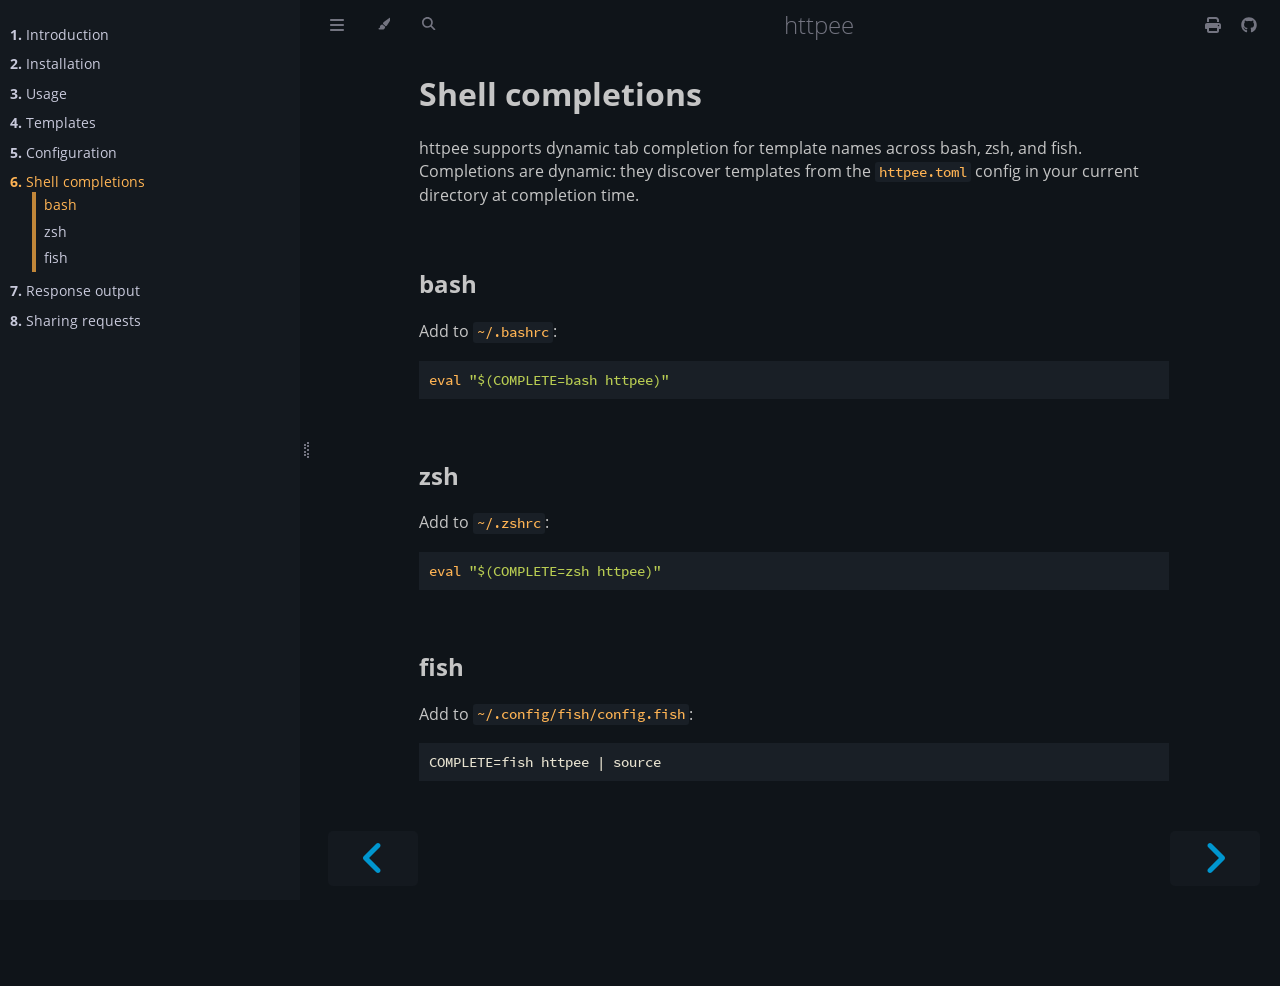
<file: completions.html>
<!DOCTYPE HTML>
<html lang="en" class="ayu sidebar-visible" dir="ltr">
    <head>
        <!-- Book generated using mdBook -->
        <meta charset="UTF-8">
        <title>Shell completions - httpee</title>


        <!-- Custom HTML head -->

        <meta name="description" content="Run HTTP requests from TOML templates.">
        <meta name="viewport" content="width=device-width, initial-scale=1">
        <meta name="theme-color" content="#ffffff">

        <link rel="icon" href="favicon-de23e50b.svg">
        <link rel="shortcut icon" href="favicon-8114d1fc.png">
        <link rel="stylesheet" href="css/variables-8adf115d.css">
        <link rel="stylesheet" href="css/general-2459343d.css">
        <link rel="stylesheet" href="css/chrome-ae938929.css">
        <link rel="stylesheet" href="css/print-9e4910d8.css" media="print">

        <!-- Fonts -->
        <link rel="stylesheet" href="fonts/fonts-9644e21d.css">

        <!-- Highlight.js Stylesheets -->
        <link rel="stylesheet" id="mdbook-highlight-css" href="highlight-493f70e1.css">
        <link rel="stylesheet" id="mdbook-tomorrow-night-css" href="tomorrow-night-4c0ae647.css">
        <link rel="stylesheet" id="mdbook-ayu-highlight-css" href="ayu-highlight-3fdfc3ac.css">

        <!-- Custom theme stylesheets -->


        <!-- Provide site root and default themes to javascript -->
        <script>
            const path_to_root = "";
            const default_light_theme = "ayu";
            const default_dark_theme = "ayu";
            window.path_to_searchindex_js = "searchindex-cf37d1ae.js";
        </script>
        <!-- Start loading toc.js asap -->
        <script src="toc-38385d4e.js"></script>
    </head>
    <body>
    <div id="mdbook-help-container">
        <div id="mdbook-help-popup">
            <h2 class="mdbook-help-title">Keyboard shortcuts</h2>
            <div>
                <p>Press <kbd>←</kbd> or <kbd>→</kbd> to navigate between chapters</p>
                <p>Press <kbd>S</kbd> or <kbd>/</kbd> to search in the book</p>
                <p>Press <kbd>?</kbd> to show this help</p>
                <p>Press <kbd>Esc</kbd> to hide this help</p>
            </div>
        </div>
    </div>
    <div id="mdbook-body-container">
        <!-- Work around some values being stored in localStorage wrapped in quotes -->
        <script>
            try {
                let theme = localStorage.getItem('mdbook-theme');
                let sidebar = localStorage.getItem('mdbook-sidebar');

                if (theme.startsWith('"') && theme.endsWith('"')) {
                    localStorage.setItem('mdbook-theme', theme.slice(1, theme.length - 1));
                }

                if (sidebar.startsWith('"') && sidebar.endsWith('"')) {
                    localStorage.setItem('mdbook-sidebar', sidebar.slice(1, sidebar.length - 1));
                }
            } catch (e) { }
        </script>

        <!-- Set the theme before any content is loaded, prevents flash -->
        <script>
            const default_theme = window.matchMedia("(prefers-color-scheme: dark)").matches ? default_dark_theme : default_light_theme;
            let theme;
            try { theme = localStorage.getItem('mdbook-theme'); } catch(e) { }
            if (theme === null || theme === undefined) { theme = default_theme; }
            const html = document.documentElement;
            html.classList.remove('ayu')
            html.classList.add(theme);
            html.classList.add("js");
        </script>

        <input type="checkbox" id="mdbook-sidebar-toggle-anchor" class="hidden">

        <!-- Hide / unhide sidebar before it is displayed -->
        <script>
            let sidebar = null;
            const sidebar_toggle = document.getElementById("mdbook-sidebar-toggle-anchor");
            if (document.body.clientWidth >= 1080) {
                try { sidebar = localStorage.getItem('mdbook-sidebar'); } catch(e) { }
                sidebar = sidebar || 'visible';
            } else {
                sidebar = 'hidden';
                sidebar_toggle.checked = false;
            }
            if (sidebar === 'visible') {
                sidebar_toggle.checked = true;
            } else {
                html.classList.remove('sidebar-visible');
            }
        </script>

        <nav id="mdbook-sidebar" class="sidebar" aria-label="Table of contents">
            <!-- populated by js -->
            <mdbook-sidebar-scrollbox class="sidebar-scrollbox"></mdbook-sidebar-scrollbox>
            <noscript>
                <iframe class="sidebar-iframe-outer" src="toc.html"></iframe>
            </noscript>
            <div id="mdbook-sidebar-resize-handle" class="sidebar-resize-handle">
                <div class="sidebar-resize-indicator"></div>
            </div>
        </nav>

        <div id="mdbook-page-wrapper" class="page-wrapper">

            <div class="page">
                <div id="mdbook-menu-bar-hover-placeholder"></div>
                <div id="mdbook-menu-bar" class="menu-bar sticky">
                    <div class="left-buttons">
                        <label id="mdbook-sidebar-toggle" class="icon-button" for="mdbook-sidebar-toggle-anchor" title="Toggle Table of Contents" aria-label="Toggle Table of Contents" aria-controls="mdbook-sidebar">
                            <span class=fa-svg><svg xmlns="http://www.w3.org/2000/svg" viewBox="0 0 448 512"><!--! Font Awesome Free 6.2.0 by @fontawesome - https://fontawesome.com License - https://fontawesome.com/license/free (Icons: CC BY 4.0, Fonts: SIL OFL 1.1, Code: MIT License) Copyright 2022 Fonticons, Inc. --><path d="M0 96C0 78.3 14.3 64 32 64H416c17.7 0 32 14.3 32 32s-14.3 32-32 32H32C14.3 128 0 113.7 0 96zM0 256c0-17.7 14.3-32 32-32H416c17.7 0 32 14.3 32 32s-14.3 32-32 32H32c-17.7 0-32-14.3-32-32zM448 416c0 17.7-14.3 32-32 32H32c-17.7 0-32-14.3-32-32s14.3-32 32-32H416c17.7 0 32 14.3 32 32z"/></svg></span>
                        </label>
                        <button id="mdbook-theme-toggle" class="icon-button" type="button" title="Change theme" aria-label="Change theme" aria-haspopup="true" aria-expanded="false" aria-controls="mdbook-theme-list">
                            <span class=fa-svg><svg xmlns="http://www.w3.org/2000/svg" viewBox="0 0 576 512"><!--! Font Awesome Free 6.2.0 by @fontawesome - https://fontawesome.com License - https://fontawesome.com/license/free (Icons: CC BY 4.0, Fonts: SIL OFL 1.1, Code: MIT License) Copyright 2022 Fonticons, Inc. --><path d="M371.3 367.1c27.3-3.9 51.9-19.4 67.2-42.9L600.2 74.1c12.6-19.5 9.4-45.3-7.6-61.2S549.7-4.4 531.1 9.6L294.4 187.2c-24 18-38.2 46.1-38.4 76.1L371.3 367.1zm-19.6 25.4l-116-104.4C175.9 290.3 128 339.6 128 400c0 3.9 .2 7.8 .6 11.6c1.8 17.5-10.2 36.4-27.8 36.4H96c-17.7 0-32 14.3-32 32s14.3 32 32 32H240c61.9 0 112-50.1 112-112c0-2.5-.1-5-.2-7.5z"/></svg></span>
                        </button>
                        <ul id="mdbook-theme-list" class="theme-popup" aria-label="Themes" role="menu">
                            <li role="none"><button role="menuitem" class="theme" id="mdbook-theme-default_theme">Auto</button></li>
                            <li role="none"><button role="menuitem" class="theme" id="mdbook-theme-light">Light</button></li>
                            <li role="none"><button role="menuitem" class="theme" id="mdbook-theme-rust">Rust</button></li>
                            <li role="none"><button role="menuitem" class="theme" id="mdbook-theme-coal">Coal</button></li>
                            <li role="none"><button role="menuitem" class="theme" id="mdbook-theme-navy">Navy</button></li>
                            <li role="none"><button role="menuitem" class="theme" id="mdbook-theme-ayu">Ayu</button></li>
                        </ul>
                        <button id="mdbook-search-toggle" class="icon-button" type="button" title="Search (`/`)" aria-label="Toggle Searchbar" aria-expanded="false" aria-keyshortcuts="/ s" aria-controls="mdbook-searchbar">
                            <span class=fa-svg><svg xmlns="http://www.w3.org/2000/svg" viewBox="0 0 512 512"><!--! Font Awesome Free 6.2.0 by @fontawesome - https://fontawesome.com License - https://fontawesome.com/license/free (Icons: CC BY 4.0, Fonts: SIL OFL 1.1, Code: MIT License) Copyright 2022 Fonticons, Inc. --><path d="M416 208c0 45.9-14.9 88.3-40 122.7L502.6 457.4c12.5 12.5 12.5 32.8 0 45.3s-32.8 12.5-45.3 0L330.7 376c-34.4 25.2-76.8 40-122.7 40C93.1 416 0 322.9 0 208S93.1 0 208 0S416 93.1 416 208zM208 352c79.5 0 144-64.5 144-144s-64.5-144-144-144S64 128.5 64 208s64.5 144 144 144z"/></svg></span>
                        </button>
                    </div>

                    <h1 class="menu-title">httpee</h1>

                    <div class="right-buttons">
                        <a href="print.html" title="Print this book" aria-label="Print this book">
                            <span class=fa-svg id="print-button"><svg xmlns="http://www.w3.org/2000/svg" viewBox="0 0 512 512"><!--! Font Awesome Free 6.2.0 by @fontawesome - https://fontawesome.com License - https://fontawesome.com/license/free (Icons: CC BY 4.0, Fonts: SIL OFL 1.1, Code: MIT License) Copyright 2022 Fonticons, Inc. --><path d="M128 0C92.7 0 64 28.7 64 64v96h64V64H354.7L384 93.3V160h64V93.3c0-17-6.7-33.3-18.7-45.3L400 18.7C388 6.7 371.7 0 354.7 0H128zM384 352v32 64H128V384 368 352H384zm64 32h32c17.7 0 32-14.3 32-32V256c0-35.3-28.7-64-64-64H64c-35.3 0-64 28.7-64 64v96c0 17.7 14.3 32 32 32H64v64c0 35.3 28.7 64 64 64H384c35.3 0 64-28.7 64-64V384zm-16-88c-13.3 0-24-10.7-24-24s10.7-24 24-24s24 10.7 24 24s-10.7 24-24 24z"/></svg></span>
                        </a>
                        <a href="https://github.com/gmartsenkov/httpee" title="Git repository" aria-label="Git repository">
                            <span class=fa-svg><svg xmlns="http://www.w3.org/2000/svg" viewBox="0 0 496 512"><!--! Font Awesome Free 6.2.0 by @fontawesome - https://fontawesome.com License - https://fontawesome.com/license/free (Icons: CC BY 4.0, Fonts: SIL OFL 1.1, Code: MIT License) Copyright 2022 Fonticons, Inc. --><path d="M165.9 397.4c0 2-2.3 3.6-5.2 3.6-3.3.3-5.6-1.3-5.6-3.6 0-2 2.3-3.6 5.2-3.6 3-.3 5.6 1.3 5.6 3.6zm-31.1-4.5c-.7 2 1.3 4.3 4.3 4.9 2.6 1 5.6 0 6.2-2s-1.3-4.3-4.3-5.2c-2.6-.7-5.5.3-6.2 2.3zm44.2-1.7c-2.9.7-4.9 2.6-4.6 4.9.3 2 2.9 3.3 5.9 2.6 2.9-.7 4.9-2.6 4.6-4.6-.3-1.9-3-3.2-5.9-2.9zM244.8 8C106.1 8 0 113.3 0 252c0 110.9 69.8 205.8 169.5 239.2 12.8 2.3 17.3-5.6 17.3-12.1 0-6.2-.3-40.4-.3-61.4 0 0-70 15-84.7-29.8 0 0-11.4-29.1-27.8-36.6 0 0-22.9-15.7 1.6-15.4 0 0 24.9 2 38.6 25.8 21.9 38.6 58.6 27.5 72.9 20.9 2.3-16 8.8-27.1 16-33.7-55.9-6.2-112.3-14.3-112.3-110.5 0-27.5 7.6-41.3 23.6-58.9-2.6-6.5-11.1-33.3 2.6-67.9 20.9-6.5 69 27 69 27 20-5.6 41.5-8.5 62.8-8.5s42.8 2.9 62.8 8.5c0 0 48.1-33.6 69-27 13.7 34.7 5.2 61.4 2.6 67.9 16 17.7 25.8 31.5 25.8 58.9 0 96.5-58.9 104.2-114.8 110.5 9.2 7.9 17 22.9 17 46.4 0 33.7-.3 75.4-.3 83.6 0 6.5 4.6 14.4 17.3 12.1C428.2 457.8 496 362.9 496 252 496 113.3 383.5 8 244.8 8zM97.2 352.9c-1.3 1-1 3.3.7 5.2 1.6 1.6 3.9 2.3 5.2 1 1.3-1 1-3.3-.7-5.2-1.6-1.6-3.9-2.3-5.2-1zm-10.8-8.1c-.7 1.3.3 2.9 2.3 3.9 1.6 1 3.6.7 4.3-.7.7-1.3-.3-2.9-2.3-3.9-2-.6-3.6-.3-4.3.7zm32.4 35.6c-1.6 1.3-1 4.3 1.3 6.2 2.3 2.3 5.2 2.6 6.5 1 1.3-1.3.7-4.3-1.3-6.2-2.2-2.3-5.2-2.6-6.5-1zm-11.4-14.7c-1.6 1-1.6 3.6 0 5.9 1.6 2.3 4.3 3.3 5.6 2.3 1.6-1.3 1.6-3.9 0-6.2-1.4-2.3-4-3.3-5.6-2z"/></svg></span>
                        </a>

                    </div>
                </div>

                <div id="mdbook-search-wrapper" class="hidden">
                    <form id="mdbook-searchbar-outer" class="searchbar-outer">
                        <div class="search-wrapper">
                            <input type="search" id="mdbook-searchbar" name="searchbar" placeholder="Search this book ..." aria-controls="mdbook-searchresults-outer" aria-describedby="searchresults-header">
                            <div class="spinner-wrapper">
                                <span class=fa-svg id="fa-spin"><svg xmlns="http://www.w3.org/2000/svg" viewBox="0 0 512 512"><!--! Font Awesome Free 6.2.0 by @fontawesome - https://fontawesome.com License - https://fontawesome.com/license/free (Icons: CC BY 4.0, Fonts: SIL OFL 1.1, Code: MIT License) Copyright 2022 Fonticons, Inc. --><path d="M304 48c0-26.5-21.5-48-48-48s-48 21.5-48 48s21.5 48 48 48s48-21.5 48-48zm0 416c0-26.5-21.5-48-48-48s-48 21.5-48 48s21.5 48 48 48s48-21.5 48-48zM48 304c26.5 0 48-21.5 48-48s-21.5-48-48-48s-48 21.5-48 48s21.5 48 48 48zm464-48c0-26.5-21.5-48-48-48s-48 21.5-48 48s21.5 48 48 48s48-21.5 48-48zM142.9 437c18.7-18.7 18.7-49.1 0-67.9s-49.1-18.7-67.9 0s-18.7 49.1 0 67.9s49.1 18.7 67.9 0zm0-294.2c18.7-18.7 18.7-49.1 0-67.9S93.7 56.2 75 75s-18.7 49.1 0 67.9s49.1 18.7 67.9 0zM369.1 437c18.7 18.7 49.1 18.7 67.9 0s18.7-49.1 0-67.9s-49.1-18.7-67.9 0s-18.7 49.1 0 67.9z"/></svg></span>
                            </div>
                        </div>
                    </form>
                    <div id="mdbook-searchresults-outer" class="searchresults-outer hidden">
                        <div id="mdbook-searchresults-header" class="searchresults-header"></div>
                        <ul id="mdbook-searchresults">
                        </ul>
                    </div>
                </div>

                <!-- Apply ARIA attributes after the sidebar and the sidebar toggle button are added to the DOM -->
                <script>
                    document.getElementById('mdbook-sidebar-toggle').setAttribute('aria-expanded', sidebar === 'visible');
                    document.getElementById('mdbook-sidebar').setAttribute('aria-hidden', sidebar !== 'visible');
                    Array.from(document.querySelectorAll('#mdbook-sidebar a')).forEach(function(link) {
                        link.setAttribute('tabIndex', sidebar === 'visible' ? 0 : -1);
                    });
                </script>

                <div id="mdbook-content" class="content">
                    <main>
                        <h1 id="shell-completions"><a class="header" href="#shell-completions">Shell completions</a></h1>
<p>httpee supports dynamic tab completion for template names across bash, zsh,
and fish. Completions are dynamic: they discover templates from the
<code>httpee.toml</code> config in your current directory at completion time.</p>
<h2 id="bash"><a class="header" href="#bash">bash</a></h2>
<p>Add to <code>~/.bashrc</code>:</p>
<pre><code class="language-bash">eval "$(COMPLETE=bash httpee)"
</code></pre>
<h2 id="zsh"><a class="header" href="#zsh">zsh</a></h2>
<p>Add to <code>~/.zshrc</code>:</p>
<pre><code class="language-zsh">eval "$(COMPLETE=zsh httpee)"
</code></pre>
<h2 id="fish"><a class="header" href="#fish">fish</a></h2>
<p>Add to <code>~/.config/fish/config.fish</code>:</p>
<pre><code class="language-fish">COMPLETE=fish httpee | source
</code></pre>

                    </main>

                    <nav class="nav-wrapper" aria-label="Page navigation">
                        <!-- Mobile navigation buttons -->
                            <a rel="prev" href="configuration.html" class="mobile-nav-chapters previous" title="Previous chapter" aria-label="Previous chapter" aria-keyshortcuts="Left">
                                <span class=fa-svg><svg xmlns="http://www.w3.org/2000/svg" viewBox="0 0 320 512"><!--! Font Awesome Free 6.2.0 by @fontawesome - https://fontawesome.com License - https://fontawesome.com/license/free (Icons: CC BY 4.0, Fonts: SIL OFL 1.1, Code: MIT License) Copyright 2022 Fonticons, Inc. --><path d="M41.4 233.4c-12.5 12.5-12.5 32.8 0 45.3l160 160c12.5 12.5 32.8 12.5 45.3 0s12.5-32.8 0-45.3L109.3 256 246.6 118.6c12.5-12.5 12.5-32.8 0-45.3s-32.8-12.5-45.3 0l-160 160z"/></svg></span>
                            </a>

                            <a rel="next prefetch" href="output.html" class="mobile-nav-chapters next" title="Next chapter" aria-label="Next chapter" aria-keyshortcuts="Right">
                                <span class=fa-svg><svg xmlns="http://www.w3.org/2000/svg" viewBox="0 0 320 512"><!--! Font Awesome Free 6.2.0 by @fontawesome - https://fontawesome.com License - https://fontawesome.com/license/free (Icons: CC BY 4.0, Fonts: SIL OFL 1.1, Code: MIT License) Copyright 2022 Fonticons, Inc. --><path d="M278.6 233.4c12.5 12.5 12.5 32.8 0 45.3l-160 160c-12.5 12.5-32.8 12.5-45.3 0s-12.5-32.8 0-45.3L210.7 256 73.4 118.6c-12.5-12.5-12.5-32.8 0-45.3s32.8-12.5 45.3 0l160 160z"/></svg></span>
                            </a>

                        <div style="clear: both"></div>
                    </nav>
                </div>
            </div>

            <nav class="nav-wide-wrapper" aria-label="Page navigation">
                    <a rel="prev" href="configuration.html" class="nav-chapters previous" title="Previous chapter" aria-label="Previous chapter" aria-keyshortcuts="Left">
                        <span class=fa-svg><svg xmlns="http://www.w3.org/2000/svg" viewBox="0 0 320 512"><!--! Font Awesome Free 6.2.0 by @fontawesome - https://fontawesome.com License - https://fontawesome.com/license/free (Icons: CC BY 4.0, Fonts: SIL OFL 1.1, Code: MIT License) Copyright 2022 Fonticons, Inc. --><path d="M41.4 233.4c-12.5 12.5-12.5 32.8 0 45.3l160 160c12.5 12.5 32.8 12.5 45.3 0s12.5-32.8 0-45.3L109.3 256 246.6 118.6c12.5-12.5 12.5-32.8 0-45.3s-32.8-12.5-45.3 0l-160 160z"/></svg></span>
                    </a>

                    <a rel="next prefetch" href="output.html" class="nav-chapters next" title="Next chapter" aria-label="Next chapter" aria-keyshortcuts="Right">
                        <span class=fa-svg><svg xmlns="http://www.w3.org/2000/svg" viewBox="0 0 320 512"><!--! Font Awesome Free 6.2.0 by @fontawesome - https://fontawesome.com License - https://fontawesome.com/license/free (Icons: CC BY 4.0, Fonts: SIL OFL 1.1, Code: MIT License) Copyright 2022 Fonticons, Inc. --><path d="M278.6 233.4c12.5 12.5 12.5 32.8 0 45.3l-160 160c-12.5 12.5-32.8 12.5-45.3 0s-12.5-32.8 0-45.3L210.7 256 73.4 118.6c-12.5-12.5-12.5-32.8 0-45.3s32.8-12.5 45.3 0l160 160z"/></svg></span>
                    </a>
            </nav>

        </div>

        <template id=fa-eye><span class=fa-svg><svg xmlns="http://www.w3.org/2000/svg" viewBox="0 0 576 512"><!--! Font Awesome Free 6.2.0 by @fontawesome - https://fontawesome.com License - https://fontawesome.com/license/free (Icons: CC BY 4.0, Fonts: SIL OFL 1.1, Code: MIT License) Copyright 2022 Fonticons, Inc. --><path d="M288 32c-80.8 0-145.5 36.8-192.6 80.6C48.6 156 17.3 208 2.5 243.7c-3.3 7.9-3.3 16.7 0 24.6C17.3 304 48.6 356 95.4 399.4C142.5 443.2 207.2 480 288 480s145.5-36.8 192.6-80.6c46.8-43.5 78.1-95.4 93-131.1c3.3-7.9 3.3-16.7 0-24.6c-14.9-35.7-46.2-87.7-93-131.1C433.5 68.8 368.8 32 288 32zM432 256c0 79.5-64.5 144-144 144s-144-64.5-144-144s64.5-144 144-144s144 64.5 144 144zM288 192c0 35.3-28.7 64-64 64c-11.5 0-22.3-3-31.6-8.4c-.2 2.8-.4 5.5-.4 8.4c0 53 43 96 96 96s96-43 96-96s-43-96-96-96c-2.8 0-5.6 .1-8.4 .4c5.3 9.3 8.4 20.1 8.4 31.6z"/></svg></span></template>
        <template id=fa-eye-slash><span class=fa-svg><svg xmlns="http://www.w3.org/2000/svg" viewBox="0 0 640 512"><!--! Font Awesome Free 6.2.0 by @fontawesome - https://fontawesome.com License - https://fontawesome.com/license/free (Icons: CC BY 4.0, Fonts: SIL OFL 1.1, Code: MIT License) Copyright 2022 Fonticons, Inc. --><path d="M38.8 5.1C28.4-3.1 13.3-1.2 5.1 9.2S-1.2 34.7 9.2 42.9l592 464c10.4 8.2 25.5 6.3 33.7-4.1s6.3-25.5-4.1-33.7L525.6 386.7c39.6-40.6 66.4-86.1 79.9-118.4c3.3-7.9 3.3-16.7 0-24.6c-14.9-35.7-46.2-87.7-93-131.1C465.5 68.8 400.8 32 320 32c-68.2 0-125 26.3-169.3 60.8L38.8 5.1zM223.1 149.5C248.6 126.2 282.7 112 320 112c79.5 0 144 64.5 144 144c0 24.9-6.3 48.3-17.4 68.7L408 294.5c5.2-11.8 8-24.8 8-38.5c0-53-43-96-96-96c-2.8 0-5.6 .1-8.4 .4c5.3 9.3 8.4 20.1 8.4 31.6c0 10.2-2.4 19.8-6.6 28.3l-90.3-70.8zm223.1 298L373 389.9c-16.4 6.5-34.3 10.1-53 10.1c-79.5 0-144-64.5-144-144c0-6.9 .5-13.6 1.4-20.2L83.1 161.5C60.3 191.2 44 220.8 34.5 243.7c-3.3 7.9-3.3 16.7 0 24.6c14.9 35.7 46.2 87.7 93 131.1C174.5 443.2 239.2 480 320 480c47.8 0 89.9-12.9 126.2-32.5z"/></svg></span></template>
        <template id=fa-copy><span class=fa-svg><svg xmlns="http://www.w3.org/2000/svg" viewBox="0 0 512 512"><!--! Font Awesome Free 6.2.0 by @fontawesome - https://fontawesome.com License - https://fontawesome.com/license/free (Icons: CC BY 4.0, Fonts: SIL OFL 1.1, Code: MIT License) Copyright 2022 Fonticons, Inc. --><path d="M502.6 70.63l-61.25-61.25C435.4 3.371 427.2 0 418.7 0H255.1c-35.35 0-64 28.66-64 64l.0195 256C192 355.4 220.7 384 256 384h192c35.2 0 64-28.8 64-64V93.25C512 84.77 508.6 76.63 502.6 70.63zM464 320c0 8.836-7.164 16-16 16H255.1c-8.838 0-16-7.164-16-16L239.1 64.13c0-8.836 7.164-16 16-16h128L384 96c0 17.67 14.33 32 32 32h47.1V320zM272 448c0 8.836-7.164 16-16 16H63.1c-8.838 0-16-7.164-16-16L47.98 192.1c0-8.836 7.164-16 16-16H160V128H63.99c-35.35 0-64 28.65-64 64l.0098 256C.002 483.3 28.66 512 64 512h192c35.2 0 64-28.8 64-64v-32h-47.1L272 448z"/></svg></span></template>
        <template id=fa-play><span class=fa-svg><svg xmlns="http://www.w3.org/2000/svg" viewBox="0 0 384 512"><!--! Font Awesome Free 6.2.0 by @fontawesome - https://fontawesome.com License - https://fontawesome.com/license/free (Icons: CC BY 4.0, Fonts: SIL OFL 1.1, Code: MIT License) Copyright 2022 Fonticons, Inc. --><path d="M73 39c-14.8-9.1-33.4-9.4-48.5-.9S0 62.6 0 80V432c0 17.4 9.4 33.4 24.5 41.9s33.7 8.1 48.5-.9L361 297c14.3-8.7 23-24.2 23-41s-8.7-32.2-23-41L73 39z"/></svg></span></template>
        <template id=fa-clock-rotate-left><span class=fa-svg><svg xmlns="http://www.w3.org/2000/svg" viewBox="0 0 512 512"><!--! Font Awesome Free 6.2.0 by @fontawesome - https://fontawesome.com License - https://fontawesome.com/license/free (Icons: CC BY 4.0, Fonts: SIL OFL 1.1, Code: MIT License) Copyright 2022 Fonticons, Inc. --><path d="M75 75L41 41C25.9 25.9 0 36.6 0 57.9V168c0 13.3 10.7 24 24 24H134.1c21.4 0 32.1-25.9 17-41l-30.8-30.8C155 85.5 203 64 256 64c106 0 192 86 192 192s-86 192-192 192c-40.8 0-78.6-12.7-109.7-34.4c-14.5-10.1-34.4-6.6-44.6 7.9s-6.6 34.4 7.9 44.6C151.2 495 201.7 512 256 512c141.4 0 256-114.6 256-256S397.4 0 256 0C185.3 0 121.3 28.7 75 75zm181 53c-13.3 0-24 10.7-24 24V256c0 6.4 2.5 12.5 7 17l72 72c9.4 9.4 24.6 9.4 33.9 0s9.4-24.6 0-33.9l-65-65V152c0-13.3-10.7-24-24-24z"/></svg></span></template>



        <script>
            window.playground_copyable = true;
        </script>


        <script src="elasticlunr-ef4e11c1.min.js"></script>
        <script src="mark-09e88c2c.min.js"></script>
        <script src="searcher-c2a407aa.js"></script>

        <script src="clipboard-1626706a.min.js"></script>
        <script src="highlight-abc7f01d.js"></script>
        <script src="book-a0b12cfe.js"></script>

        <!-- Custom JS scripts -->



    </div>
    </body>
</html>
</file>
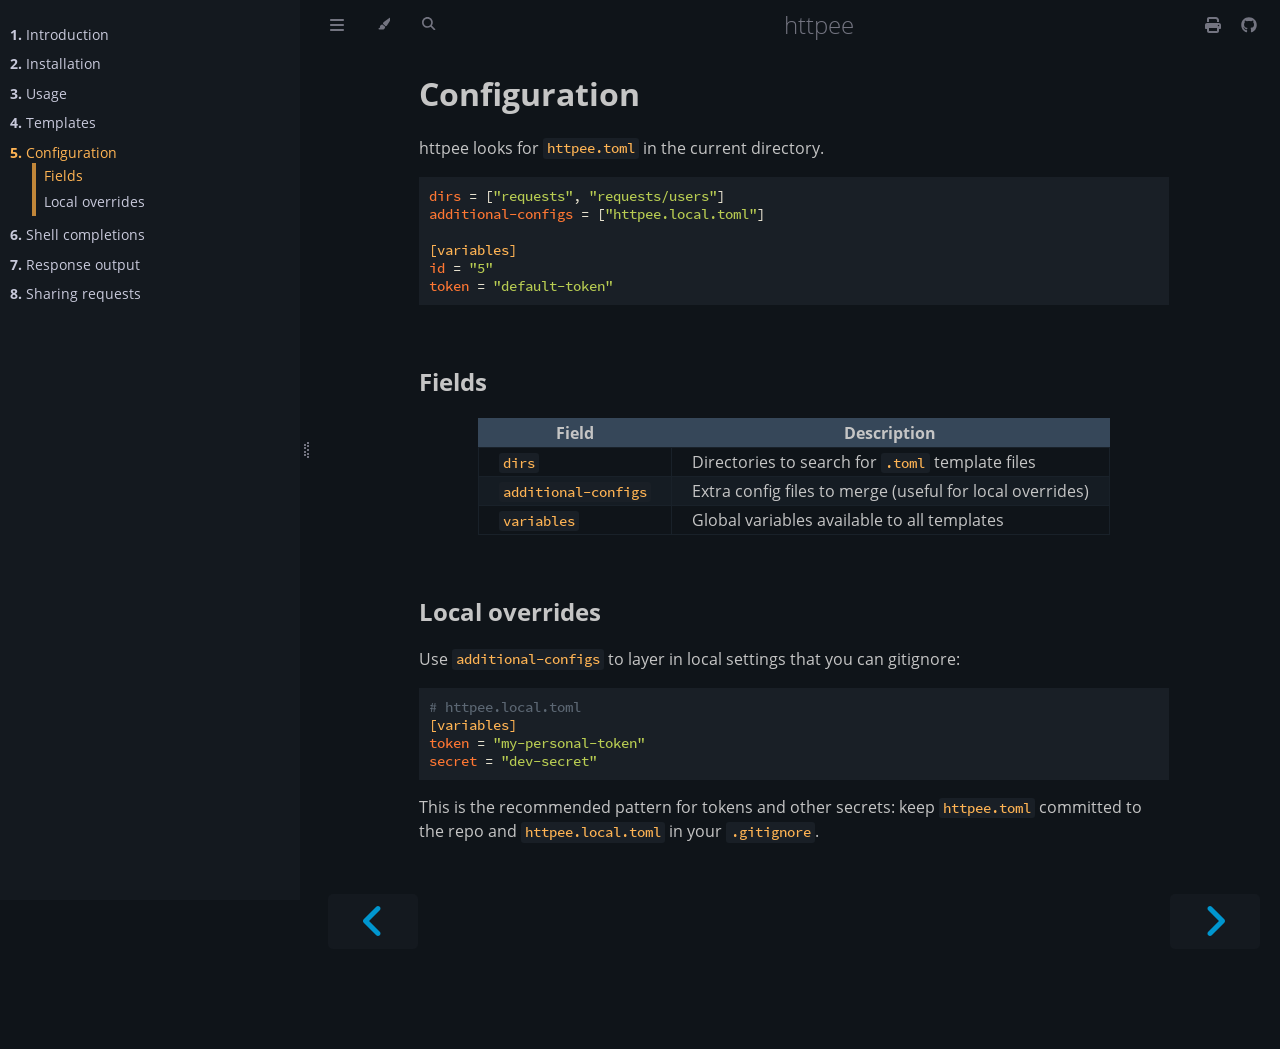
<file: configuration.html>
<!DOCTYPE HTML>
<html lang="en" class="ayu sidebar-visible" dir="ltr">
    <head>
        <!-- Book generated using mdBook -->
        <meta charset="UTF-8">
        <title>Configuration - httpee</title>


        <!-- Custom HTML head -->

        <meta name="description" content="Run HTTP requests from TOML templates.">
        <meta name="viewport" content="width=device-width, initial-scale=1">
        <meta name="theme-color" content="#ffffff">

        <link rel="icon" href="favicon-de23e50b.svg">
        <link rel="shortcut icon" href="favicon-8114d1fc.png">
        <link rel="stylesheet" href="css/variables-8adf115d.css">
        <link rel="stylesheet" href="css/general-2459343d.css">
        <link rel="stylesheet" href="css/chrome-ae938929.css">
        <link rel="stylesheet" href="css/print-9e4910d8.css" media="print">

        <!-- Fonts -->
        <link rel="stylesheet" href="fonts/fonts-9644e21d.css">

        <!-- Highlight.js Stylesheets -->
        <link rel="stylesheet" id="mdbook-highlight-css" href="highlight-493f70e1.css">
        <link rel="stylesheet" id="mdbook-tomorrow-night-css" href="tomorrow-night-4c0ae647.css">
        <link rel="stylesheet" id="mdbook-ayu-highlight-css" href="ayu-highlight-3fdfc3ac.css">

        <!-- Custom theme stylesheets -->


        <!-- Provide site root and default themes to javascript -->
        <script>
            const path_to_root = "";
            const default_light_theme = "ayu";
            const default_dark_theme = "ayu";
            window.path_to_searchindex_js = "searchindex-cf37d1ae.js";
        </script>
        <!-- Start loading toc.js asap -->
        <script src="toc-38385d4e.js"></script>
    </head>
    <body>
    <div id="mdbook-help-container">
        <div id="mdbook-help-popup">
            <h2 class="mdbook-help-title">Keyboard shortcuts</h2>
            <div>
                <p>Press <kbd>←</kbd> or <kbd>→</kbd> to navigate between chapters</p>
                <p>Press <kbd>S</kbd> or <kbd>/</kbd> to search in the book</p>
                <p>Press <kbd>?</kbd> to show this help</p>
                <p>Press <kbd>Esc</kbd> to hide this help</p>
            </div>
        </div>
    </div>
    <div id="mdbook-body-container">
        <!-- Work around some values being stored in localStorage wrapped in quotes -->
        <script>
            try {
                let theme = localStorage.getItem('mdbook-theme');
                let sidebar = localStorage.getItem('mdbook-sidebar');

                if (theme.startsWith('"') && theme.endsWith('"')) {
                    localStorage.setItem('mdbook-theme', theme.slice(1, theme.length - 1));
                }

                if (sidebar.startsWith('"') && sidebar.endsWith('"')) {
                    localStorage.setItem('mdbook-sidebar', sidebar.slice(1, sidebar.length - 1));
                }
            } catch (e) { }
        </script>

        <!-- Set the theme before any content is loaded, prevents flash -->
        <script>
            const default_theme = window.matchMedia("(prefers-color-scheme: dark)").matches ? default_dark_theme : default_light_theme;
            let theme;
            try { theme = localStorage.getItem('mdbook-theme'); } catch(e) { }
            if (theme === null || theme === undefined) { theme = default_theme; }
            const html = document.documentElement;
            html.classList.remove('ayu')
            html.classList.add(theme);
            html.classList.add("js");
        </script>

        <input type="checkbox" id="mdbook-sidebar-toggle-anchor" class="hidden">

        <!-- Hide / unhide sidebar before it is displayed -->
        <script>
            let sidebar = null;
            const sidebar_toggle = document.getElementById("mdbook-sidebar-toggle-anchor");
            if (document.body.clientWidth >= 1080) {
                try { sidebar = localStorage.getItem('mdbook-sidebar'); } catch(e) { }
                sidebar = sidebar || 'visible';
            } else {
                sidebar = 'hidden';
                sidebar_toggle.checked = false;
            }
            if (sidebar === 'visible') {
                sidebar_toggle.checked = true;
            } else {
                html.classList.remove('sidebar-visible');
            }
        </script>

        <nav id="mdbook-sidebar" class="sidebar" aria-label="Table of contents">
            <!-- populated by js -->
            <mdbook-sidebar-scrollbox class="sidebar-scrollbox"></mdbook-sidebar-scrollbox>
            <noscript>
                <iframe class="sidebar-iframe-outer" src="toc.html"></iframe>
            </noscript>
            <div id="mdbook-sidebar-resize-handle" class="sidebar-resize-handle">
                <div class="sidebar-resize-indicator"></div>
            </div>
        </nav>

        <div id="mdbook-page-wrapper" class="page-wrapper">

            <div class="page">
                <div id="mdbook-menu-bar-hover-placeholder"></div>
                <div id="mdbook-menu-bar" class="menu-bar sticky">
                    <div class="left-buttons">
                        <label id="mdbook-sidebar-toggle" class="icon-button" for="mdbook-sidebar-toggle-anchor" title="Toggle Table of Contents" aria-label="Toggle Table of Contents" aria-controls="mdbook-sidebar">
                            <span class=fa-svg><svg xmlns="http://www.w3.org/2000/svg" viewBox="0 0 448 512"><!--! Font Awesome Free 6.2.0 by @fontawesome - https://fontawesome.com License - https://fontawesome.com/license/free (Icons: CC BY 4.0, Fonts: SIL OFL 1.1, Code: MIT License) Copyright 2022 Fonticons, Inc. --><path d="M0 96C0 78.3 14.3 64 32 64H416c17.7 0 32 14.3 32 32s-14.3 32-32 32H32C14.3 128 0 113.7 0 96zM0 256c0-17.7 14.3-32 32-32H416c17.7 0 32 14.3 32 32s-14.3 32-32 32H32c-17.7 0-32-14.3-32-32zM448 416c0 17.7-14.3 32-32 32H32c-17.7 0-32-14.3-32-32s14.3-32 32-32H416c17.7 0 32 14.3 32 32z"/></svg></span>
                        </label>
                        <button id="mdbook-theme-toggle" class="icon-button" type="button" title="Change theme" aria-label="Change theme" aria-haspopup="true" aria-expanded="false" aria-controls="mdbook-theme-list">
                            <span class=fa-svg><svg xmlns="http://www.w3.org/2000/svg" viewBox="0 0 576 512"><!--! Font Awesome Free 6.2.0 by @fontawesome - https://fontawesome.com License - https://fontawesome.com/license/free (Icons: CC BY 4.0, Fonts: SIL OFL 1.1, Code: MIT License) Copyright 2022 Fonticons, Inc. --><path d="M371.3 367.1c27.3-3.9 51.9-19.4 67.2-42.9L600.2 74.1c12.6-19.5 9.4-45.3-7.6-61.2S549.7-4.4 531.1 9.6L294.4 187.2c-24 18-38.2 46.1-38.4 76.1L371.3 367.1zm-19.6 25.4l-116-104.4C175.9 290.3 128 339.6 128 400c0 3.9 .2 7.8 .6 11.6c1.8 17.5-10.2 36.4-27.8 36.4H96c-17.7 0-32 14.3-32 32s14.3 32 32 32H240c61.9 0 112-50.1 112-112c0-2.5-.1-5-.2-7.5z"/></svg></span>
                        </button>
                        <ul id="mdbook-theme-list" class="theme-popup" aria-label="Themes" role="menu">
                            <li role="none"><button role="menuitem" class="theme" id="mdbook-theme-default_theme">Auto</button></li>
                            <li role="none"><button role="menuitem" class="theme" id="mdbook-theme-light">Light</button></li>
                            <li role="none"><button role="menuitem" class="theme" id="mdbook-theme-rust">Rust</button></li>
                            <li role="none"><button role="menuitem" class="theme" id="mdbook-theme-coal">Coal</button></li>
                            <li role="none"><button role="menuitem" class="theme" id="mdbook-theme-navy">Navy</button></li>
                            <li role="none"><button role="menuitem" class="theme" id="mdbook-theme-ayu">Ayu</button></li>
                        </ul>
                        <button id="mdbook-search-toggle" class="icon-button" type="button" title="Search (`/`)" aria-label="Toggle Searchbar" aria-expanded="false" aria-keyshortcuts="/ s" aria-controls="mdbook-searchbar">
                            <span class=fa-svg><svg xmlns="http://www.w3.org/2000/svg" viewBox="0 0 512 512"><!--! Font Awesome Free 6.2.0 by @fontawesome - https://fontawesome.com License - https://fontawesome.com/license/free (Icons: CC BY 4.0, Fonts: SIL OFL 1.1, Code: MIT License) Copyright 2022 Fonticons, Inc. --><path d="M416 208c0 45.9-14.9 88.3-40 122.7L502.6 457.4c12.5 12.5 12.5 32.8 0 45.3s-32.8 12.5-45.3 0L330.7 376c-34.4 25.2-76.8 40-122.7 40C93.1 416 0 322.9 0 208S93.1 0 208 0S416 93.1 416 208zM208 352c79.5 0 144-64.5 144-144s-64.5-144-144-144S64 128.5 64 208s64.5 144 144 144z"/></svg></span>
                        </button>
                    </div>

                    <h1 class="menu-title">httpee</h1>

                    <div class="right-buttons">
                        <a href="print.html" title="Print this book" aria-label="Print this book">
                            <span class=fa-svg id="print-button"><svg xmlns="http://www.w3.org/2000/svg" viewBox="0 0 512 512"><!--! Font Awesome Free 6.2.0 by @fontawesome - https://fontawesome.com License - https://fontawesome.com/license/free (Icons: CC BY 4.0, Fonts: SIL OFL 1.1, Code: MIT License) Copyright 2022 Fonticons, Inc. --><path d="M128 0C92.7 0 64 28.7 64 64v96h64V64H354.7L384 93.3V160h64V93.3c0-17-6.7-33.3-18.7-45.3L400 18.7C388 6.7 371.7 0 354.7 0H128zM384 352v32 64H128V384 368 352H384zm64 32h32c17.7 0 32-14.3 32-32V256c0-35.3-28.7-64-64-64H64c-35.3 0-64 28.7-64 64v96c0 17.7 14.3 32 32 32H64v64c0 35.3 28.7 64 64 64H384c35.3 0 64-28.7 64-64V384zm-16-88c-13.3 0-24-10.7-24-24s10.7-24 24-24s24 10.7 24 24s-10.7 24-24 24z"/></svg></span>
                        </a>
                        <a href="https://github.com/gmartsenkov/httpee" title="Git repository" aria-label="Git repository">
                            <span class=fa-svg><svg xmlns="http://www.w3.org/2000/svg" viewBox="0 0 496 512"><!--! Font Awesome Free 6.2.0 by @fontawesome - https://fontawesome.com License - https://fontawesome.com/license/free (Icons: CC BY 4.0, Fonts: SIL OFL 1.1, Code: MIT License) Copyright 2022 Fonticons, Inc. --><path d="M165.9 397.4c0 2-2.3 3.6-5.2 3.6-3.3.3-5.6-1.3-5.6-3.6 0-2 2.3-3.6 5.2-3.6 3-.3 5.6 1.3 5.6 3.6zm-31.1-4.5c-.7 2 1.3 4.3 4.3 4.9 2.6 1 5.6 0 6.2-2s-1.3-4.3-4.3-5.2c-2.6-.7-5.5.3-6.2 2.3zm44.2-1.7c-2.9.7-4.9 2.6-4.6 4.9.3 2 2.9 3.3 5.9 2.6 2.9-.7 4.9-2.6 4.6-4.6-.3-1.9-3-3.2-5.9-2.9zM244.8 8C106.1 8 0 113.3 0 252c0 110.9 69.8 205.8 169.5 239.2 12.8 2.3 17.3-5.6 17.3-12.1 0-6.2-.3-40.4-.3-61.4 0 0-70 15-84.7-29.8 0 0-11.4-29.1-27.8-36.6 0 0-22.9-15.7 1.6-15.4 0 0 24.9 2 38.6 25.8 21.9 38.6 58.6 27.5 72.9 20.9 2.3-16 8.8-27.1 16-33.7-55.9-6.2-112.3-14.3-112.3-110.5 0-27.5 7.6-41.3 23.6-58.9-2.6-6.5-11.1-33.3 2.6-67.9 20.9-6.5 69 27 69 27 20-5.6 41.5-8.5 62.8-8.5s42.8 2.9 62.8 8.5c0 0 48.1-33.6 69-27 13.7 34.7 5.2 61.4 2.6 67.9 16 17.7 25.8 31.5 25.8 58.9 0 96.5-58.9 104.2-114.8 110.5 9.2 7.9 17 22.9 17 46.4 0 33.7-.3 75.4-.3 83.6 0 6.5 4.6 14.4 17.3 12.1C428.2 457.8 496 362.9 496 252 496 113.3 383.5 8 244.8 8zM97.2 352.9c-1.3 1-1 3.3.7 5.2 1.6 1.6 3.9 2.3 5.2 1 1.3-1 1-3.3-.7-5.2-1.6-1.6-3.9-2.3-5.2-1zm-10.8-8.1c-.7 1.3.3 2.9 2.3 3.9 1.6 1 3.6.7 4.3-.7.7-1.3-.3-2.9-2.3-3.9-2-.6-3.6-.3-4.3.7zm32.4 35.6c-1.6 1.3-1 4.3 1.3 6.2 2.3 2.3 5.2 2.6 6.5 1 1.3-1.3.7-4.3-1.3-6.2-2.2-2.3-5.2-2.6-6.5-1zm-11.4-14.7c-1.6 1-1.6 3.6 0 5.9 1.6 2.3 4.3 3.3 5.6 2.3 1.6-1.3 1.6-3.9 0-6.2-1.4-2.3-4-3.3-5.6-2z"/></svg></span>
                        </a>

                    </div>
                </div>

                <div id="mdbook-search-wrapper" class="hidden">
                    <form id="mdbook-searchbar-outer" class="searchbar-outer">
                        <div class="search-wrapper">
                            <input type="search" id="mdbook-searchbar" name="searchbar" placeholder="Search this book ..." aria-controls="mdbook-searchresults-outer" aria-describedby="searchresults-header">
                            <div class="spinner-wrapper">
                                <span class=fa-svg id="fa-spin"><svg xmlns="http://www.w3.org/2000/svg" viewBox="0 0 512 512"><!--! Font Awesome Free 6.2.0 by @fontawesome - https://fontawesome.com License - https://fontawesome.com/license/free (Icons: CC BY 4.0, Fonts: SIL OFL 1.1, Code: MIT License) Copyright 2022 Fonticons, Inc. --><path d="M304 48c0-26.5-21.5-48-48-48s-48 21.5-48 48s21.5 48 48 48s48-21.5 48-48zm0 416c0-26.5-21.5-48-48-48s-48 21.5-48 48s21.5 48 48 48s48-21.5 48-48zM48 304c26.5 0 48-21.5 48-48s-21.5-48-48-48s-48 21.5-48 48s21.5 48 48 48zm464-48c0-26.5-21.5-48-48-48s-48 21.5-48 48s21.5 48 48 48s48-21.5 48-48zM142.9 437c18.7-18.7 18.7-49.1 0-67.9s-49.1-18.7-67.9 0s-18.7 49.1 0 67.9s49.1 18.7 67.9 0zm0-294.2c18.7-18.7 18.7-49.1 0-67.9S93.7 56.2 75 75s-18.7 49.1 0 67.9s49.1 18.7 67.9 0zM369.1 437c18.7 18.7 49.1 18.7 67.9 0s18.7-49.1 0-67.9s-49.1-18.7-67.9 0s-18.7 49.1 0 67.9z"/></svg></span>
                            </div>
                        </div>
                    </form>
                    <div id="mdbook-searchresults-outer" class="searchresults-outer hidden">
                        <div id="mdbook-searchresults-header" class="searchresults-header"></div>
                        <ul id="mdbook-searchresults">
                        </ul>
                    </div>
                </div>

                <!-- Apply ARIA attributes after the sidebar and the sidebar toggle button are added to the DOM -->
                <script>
                    document.getElementById('mdbook-sidebar-toggle').setAttribute('aria-expanded', sidebar === 'visible');
                    document.getElementById('mdbook-sidebar').setAttribute('aria-hidden', sidebar !== 'visible');
                    Array.from(document.querySelectorAll('#mdbook-sidebar a')).forEach(function(link) {
                        link.setAttribute('tabIndex', sidebar === 'visible' ? 0 : -1);
                    });
                </script>

                <div id="mdbook-content" class="content">
                    <main>
                        <h1 id="configuration"><a class="header" href="#configuration">Configuration</a></h1>
<p>httpee looks for <code>httpee.toml</code> in the current directory.</p>
<pre><code class="language-toml">dirs = ["requests", "requests/users"]
additional-configs = ["httpee.local.toml"]

[variables]
id = "5"
token = "default-token"
</code></pre>
<h2 id="fields"><a class="header" href="#fields">Fields</a></h2>
<div class="table-wrapper">
<table>
<thead>
<tr><th>Field</th><th>Description</th></tr>
</thead>
<tbody>
<tr><td><code>dirs</code></td><td>Directories to search for <code>.toml</code> template files</td></tr>
<tr><td><code>additional-configs</code></td><td>Extra config files to merge (useful for local overrides)</td></tr>
<tr><td><code>variables</code></td><td>Global variables available to all templates</td></tr>
</tbody>
</table>
</div>
<h2 id="local-overrides"><a class="header" href="#local-overrides">Local overrides</a></h2>
<p>Use <code>additional-configs</code> to layer in local settings that you can gitignore:</p>
<pre><code class="language-toml"># httpee.local.toml
[variables]
token = "my-personal-token"
secret = "dev-secret"
</code></pre>
<p>This is the recommended pattern for tokens and other secrets: keep
<code>httpee.toml</code> committed to the repo and <code>httpee.local.toml</code> in your
<code>.gitignore</code>.</p>

                    </main>

                    <nav class="nav-wrapper" aria-label="Page navigation">
                        <!-- Mobile navigation buttons -->
                            <a rel="prev" href="templates.html" class="mobile-nav-chapters previous" title="Previous chapter" aria-label="Previous chapter" aria-keyshortcuts="Left">
                                <span class=fa-svg><svg xmlns="http://www.w3.org/2000/svg" viewBox="0 0 320 512"><!--! Font Awesome Free 6.2.0 by @fontawesome - https://fontawesome.com License - https://fontawesome.com/license/free (Icons: CC BY 4.0, Fonts: SIL OFL 1.1, Code: MIT License) Copyright 2022 Fonticons, Inc. --><path d="M41.4 233.4c-12.5 12.5-12.5 32.8 0 45.3l160 160c12.5 12.5 32.8 12.5 45.3 0s12.5-32.8 0-45.3L109.3 256 246.6 118.6c12.5-12.5 12.5-32.8 0-45.3s-32.8-12.5-45.3 0l-160 160z"/></svg></span>
                            </a>

                            <a rel="next prefetch" href="completions.html" class="mobile-nav-chapters next" title="Next chapter" aria-label="Next chapter" aria-keyshortcuts="Right">
                                <span class=fa-svg><svg xmlns="http://www.w3.org/2000/svg" viewBox="0 0 320 512"><!--! Font Awesome Free 6.2.0 by @fontawesome - https://fontawesome.com License - https://fontawesome.com/license/free (Icons: CC BY 4.0, Fonts: SIL OFL 1.1, Code: MIT License) Copyright 2022 Fonticons, Inc. --><path d="M278.6 233.4c12.5 12.5 12.5 32.8 0 45.3l-160 160c-12.5 12.5-32.8 12.5-45.3 0s-12.5-32.8 0-45.3L210.7 256 73.4 118.6c-12.5-12.5-12.5-32.8 0-45.3s32.8-12.5 45.3 0l160 160z"/></svg></span>
                            </a>

                        <div style="clear: both"></div>
                    </nav>
                </div>
            </div>

            <nav class="nav-wide-wrapper" aria-label="Page navigation">
                    <a rel="prev" href="templates.html" class="nav-chapters previous" title="Previous chapter" aria-label="Previous chapter" aria-keyshortcuts="Left">
                        <span class=fa-svg><svg xmlns="http://www.w3.org/2000/svg" viewBox="0 0 320 512"><!--! Font Awesome Free 6.2.0 by @fontawesome - https://fontawesome.com License - https://fontawesome.com/license/free (Icons: CC BY 4.0, Fonts: SIL OFL 1.1, Code: MIT License) Copyright 2022 Fonticons, Inc. --><path d="M41.4 233.4c-12.5 12.5-12.5 32.8 0 45.3l160 160c12.5 12.5 32.8 12.5 45.3 0s12.5-32.8 0-45.3L109.3 256 246.6 118.6c12.5-12.5 12.5-32.8 0-45.3s-32.8-12.5-45.3 0l-160 160z"/></svg></span>
                    </a>

                    <a rel="next prefetch" href="completions.html" class="nav-chapters next" title="Next chapter" aria-label="Next chapter" aria-keyshortcuts="Right">
                        <span class=fa-svg><svg xmlns="http://www.w3.org/2000/svg" viewBox="0 0 320 512"><!--! Font Awesome Free 6.2.0 by @fontawesome - https://fontawesome.com License - https://fontawesome.com/license/free (Icons: CC BY 4.0, Fonts: SIL OFL 1.1, Code: MIT License) Copyright 2022 Fonticons, Inc. --><path d="M278.6 233.4c12.5 12.5 12.5 32.8 0 45.3l-160 160c-12.5 12.5-32.8 12.5-45.3 0s-12.5-32.8 0-45.3L210.7 256 73.4 118.6c-12.5-12.5-12.5-32.8 0-45.3s32.8-12.5 45.3 0l160 160z"/></svg></span>
                    </a>
            </nav>

        </div>

        <template id=fa-eye><span class=fa-svg><svg xmlns="http://www.w3.org/2000/svg" viewBox="0 0 576 512"><!--! Font Awesome Free 6.2.0 by @fontawesome - https://fontawesome.com License - https://fontawesome.com/license/free (Icons: CC BY 4.0, Fonts: SIL OFL 1.1, Code: MIT License) Copyright 2022 Fonticons, Inc. --><path d="M288 32c-80.8 0-145.5 36.8-192.6 80.6C48.6 156 17.3 208 2.5 243.7c-3.3 7.9-3.3 16.7 0 24.6C17.3 304 48.6 356 95.4 399.4C142.5 443.2 207.2 480 288 480s145.5-36.8 192.6-80.6c46.8-43.5 78.1-95.4 93-131.1c3.3-7.9 3.3-16.7 0-24.6c-14.9-35.7-46.2-87.7-93-131.1C433.5 68.8 368.8 32 288 32zM432 256c0 79.5-64.5 144-144 144s-144-64.5-144-144s64.5-144 144-144s144 64.5 144 144zM288 192c0 35.3-28.7 64-64 64c-11.5 0-22.3-3-31.6-8.4c-.2 2.8-.4 5.5-.4 8.4c0 53 43 96 96 96s96-43 96-96s-43-96-96-96c-2.8 0-5.6 .1-8.4 .4c5.3 9.3 8.4 20.1 8.4 31.6z"/></svg></span></template>
        <template id=fa-eye-slash><span class=fa-svg><svg xmlns="http://www.w3.org/2000/svg" viewBox="0 0 640 512"><!--! Font Awesome Free 6.2.0 by @fontawesome - https://fontawesome.com License - https://fontawesome.com/license/free (Icons: CC BY 4.0, Fonts: SIL OFL 1.1, Code: MIT License) Copyright 2022 Fonticons, Inc. --><path d="M38.8 5.1C28.4-3.1 13.3-1.2 5.1 9.2S-1.2 34.7 9.2 42.9l592 464c10.4 8.2 25.5 6.3 33.7-4.1s6.3-25.5-4.1-33.7L525.6 386.7c39.6-40.6 66.4-86.1 79.9-118.4c3.3-7.9 3.3-16.7 0-24.6c-14.9-35.7-46.2-87.7-93-131.1C465.5 68.8 400.8 32 320 32c-68.2 0-125 26.3-169.3 60.8L38.8 5.1zM223.1 149.5C248.6 126.2 282.7 112 320 112c79.5 0 144 64.5 144 144c0 24.9-6.3 48.3-17.4 68.7L408 294.5c5.2-11.8 8-24.8 8-38.5c0-53-43-96-96-96c-2.8 0-5.6 .1-8.4 .4c5.3 9.3 8.4 20.1 8.4 31.6c0 10.2-2.4 19.8-6.6 28.3l-90.3-70.8zm223.1 298L373 389.9c-16.4 6.5-34.3 10.1-53 10.1c-79.5 0-144-64.5-144-144c0-6.9 .5-13.6 1.4-20.2L83.1 161.5C60.3 191.2 44 220.8 34.5 243.7c-3.3 7.9-3.3 16.7 0 24.6c14.9 35.7 46.2 87.7 93 131.1C174.5 443.2 239.2 480 320 480c47.8 0 89.9-12.9 126.2-32.5z"/></svg></span></template>
        <template id=fa-copy><span class=fa-svg><svg xmlns="http://www.w3.org/2000/svg" viewBox="0 0 512 512"><!--! Font Awesome Free 6.2.0 by @fontawesome - https://fontawesome.com License - https://fontawesome.com/license/free (Icons: CC BY 4.0, Fonts: SIL OFL 1.1, Code: MIT License) Copyright 2022 Fonticons, Inc. --><path d="M502.6 70.63l-61.25-61.25C435.4 3.371 427.2 0 418.7 0H255.1c-35.35 0-64 28.66-64 64l.0195 256C192 355.4 220.7 384 256 384h192c35.2 0 64-28.8 64-64V93.25C512 84.77 508.6 76.63 502.6 70.63zM464 320c0 8.836-7.164 16-16 16H255.1c-8.838 0-16-7.164-16-16L239.1 64.13c0-8.836 7.164-16 16-16h128L384 96c0 17.67 14.33 32 32 32h47.1V320zM272 448c0 8.836-7.164 16-16 16H63.1c-8.838 0-16-7.164-16-16L47.98 192.1c0-8.836 7.164-16 16-16H160V128H63.99c-35.35 0-64 28.65-64 64l.0098 256C.002 483.3 28.66 512 64 512h192c35.2 0 64-28.8 64-64v-32h-47.1L272 448z"/></svg></span></template>
        <template id=fa-play><span class=fa-svg><svg xmlns="http://www.w3.org/2000/svg" viewBox="0 0 384 512"><!--! Font Awesome Free 6.2.0 by @fontawesome - https://fontawesome.com License - https://fontawesome.com/license/free (Icons: CC BY 4.0, Fonts: SIL OFL 1.1, Code: MIT License) Copyright 2022 Fonticons, Inc. --><path d="M73 39c-14.8-9.1-33.4-9.4-48.5-.9S0 62.6 0 80V432c0 17.4 9.4 33.4 24.5 41.9s33.7 8.1 48.5-.9L361 297c14.3-8.7 23-24.2 23-41s-8.7-32.2-23-41L73 39z"/></svg></span></template>
        <template id=fa-clock-rotate-left><span class=fa-svg><svg xmlns="http://www.w3.org/2000/svg" viewBox="0 0 512 512"><!--! Font Awesome Free 6.2.0 by @fontawesome - https://fontawesome.com License - https://fontawesome.com/license/free (Icons: CC BY 4.0, Fonts: SIL OFL 1.1, Code: MIT License) Copyright 2022 Fonticons, Inc. --><path d="M75 75L41 41C25.9 25.9 0 36.6 0 57.9V168c0 13.3 10.7 24 24 24H134.1c21.4 0 32.1-25.9 17-41l-30.8-30.8C155 85.5 203 64 256 64c106 0 192 86 192 192s-86 192-192 192c-40.8 0-78.6-12.7-109.7-34.4c-14.5-10.1-34.4-6.6-44.6 7.9s-6.6 34.4 7.9 44.6C151.2 495 201.7 512 256 512c141.4 0 256-114.6 256-256S397.4 0 256 0C185.3 0 121.3 28.7 75 75zm181 53c-13.3 0-24 10.7-24 24V256c0 6.4 2.5 12.5 7 17l72 72c9.4 9.4 24.6 9.4 33.9 0s9.4-24.6 0-33.9l-65-65V152c0-13.3-10.7-24-24-24z"/></svg></span></template>



        <script>
            window.playground_copyable = true;
        </script>


        <script src="elasticlunr-ef4e11c1.min.js"></script>
        <script src="mark-09e88c2c.min.js"></script>
        <script src="searcher-c2a407aa.js"></script>

        <script src="clipboard-1626706a.min.js"></script>
        <script src="highlight-abc7f01d.js"></script>
        <script src="book-a0b12cfe.js"></script>

        <!-- Custom JS scripts -->



    </div>
    </body>
</html>
</file>
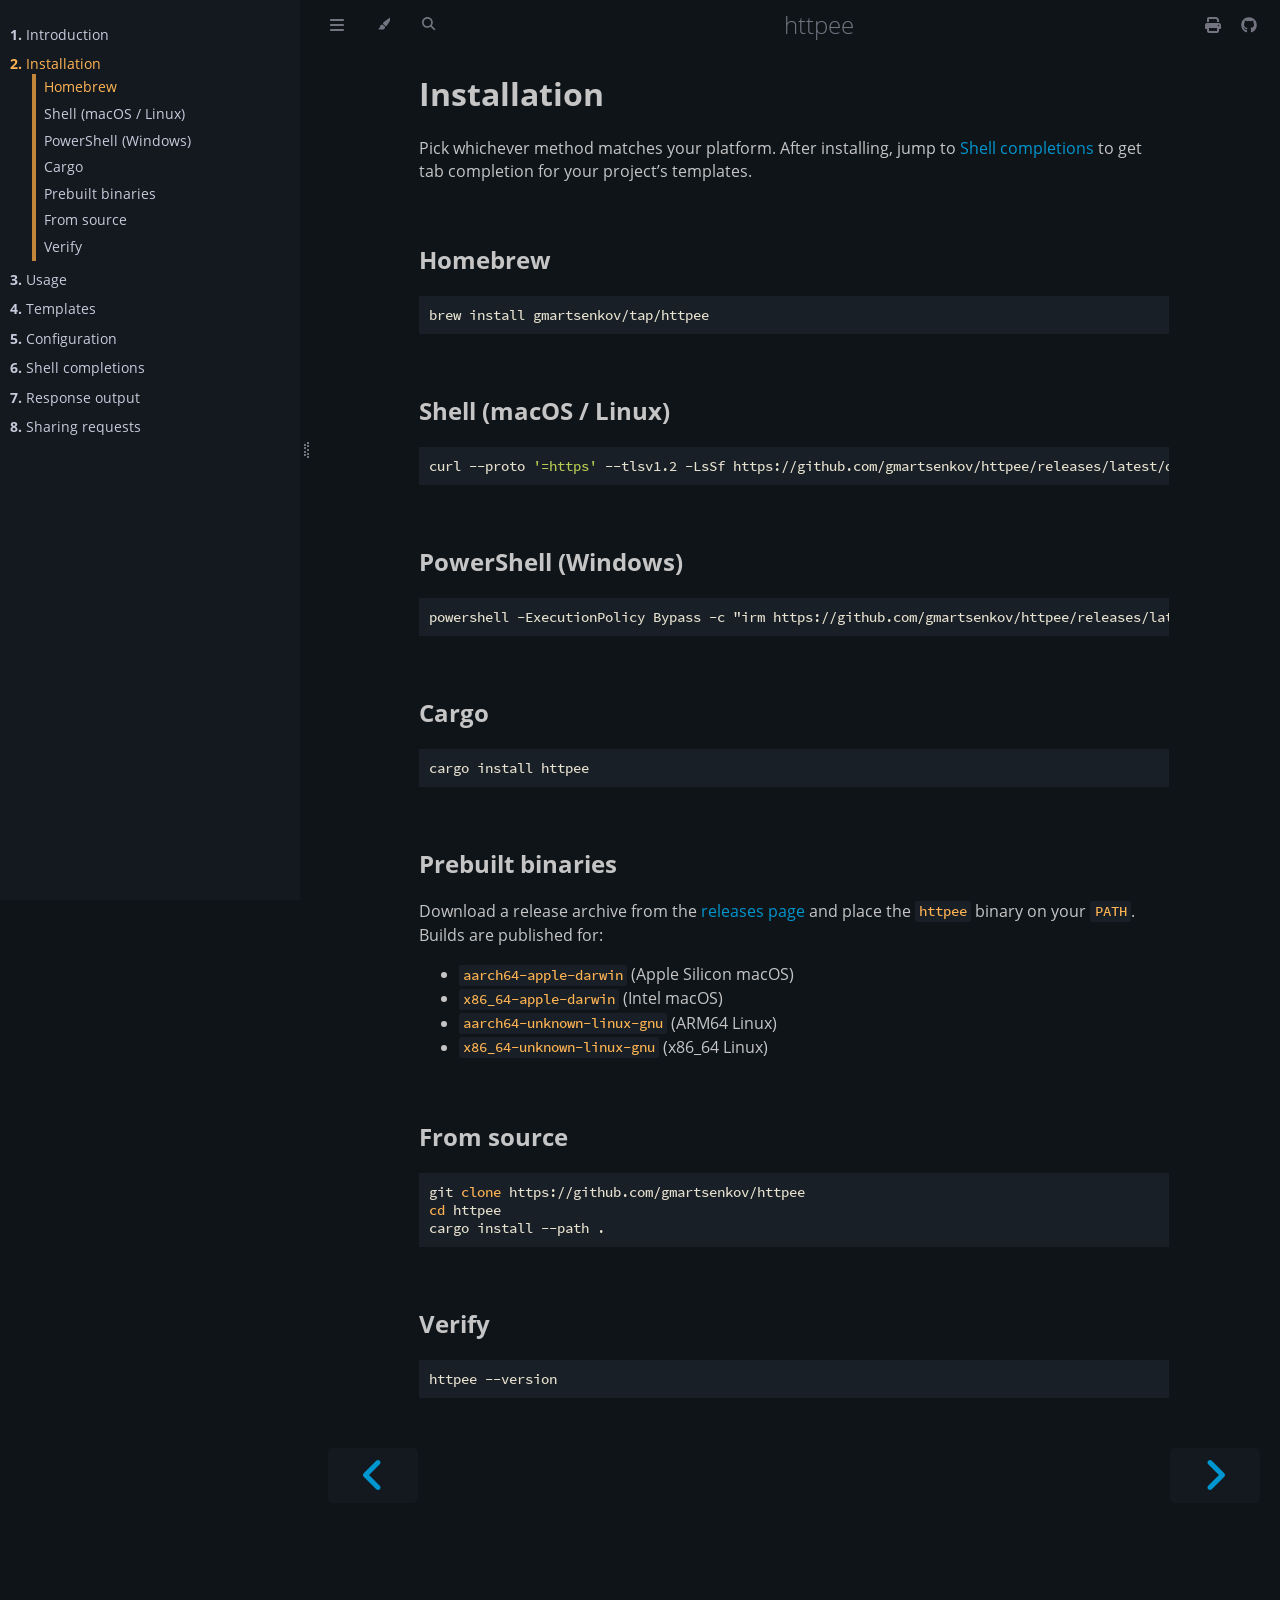
<file: installation.html>
<!DOCTYPE HTML>
<html lang="en" class="ayu sidebar-visible" dir="ltr">
    <head>
        <!-- Book generated using mdBook -->
        <meta charset="UTF-8">
        <title>Installation - httpee</title>


        <!-- Custom HTML head -->

        <meta name="description" content="Run HTTP requests from TOML templates.">
        <meta name="viewport" content="width=device-width, initial-scale=1">
        <meta name="theme-color" content="#ffffff">

        <link rel="icon" href="favicon-de23e50b.svg">
        <link rel="shortcut icon" href="favicon-8114d1fc.png">
        <link rel="stylesheet" href="css/variables-8adf115d.css">
        <link rel="stylesheet" href="css/general-2459343d.css">
        <link rel="stylesheet" href="css/chrome-ae938929.css">
        <link rel="stylesheet" href="css/print-9e4910d8.css" media="print">

        <!-- Fonts -->
        <link rel="stylesheet" href="fonts/fonts-9644e21d.css">

        <!-- Highlight.js Stylesheets -->
        <link rel="stylesheet" id="mdbook-highlight-css" href="highlight-493f70e1.css">
        <link rel="stylesheet" id="mdbook-tomorrow-night-css" href="tomorrow-night-4c0ae647.css">
        <link rel="stylesheet" id="mdbook-ayu-highlight-css" href="ayu-highlight-3fdfc3ac.css">

        <!-- Custom theme stylesheets -->


        <!-- Provide site root and default themes to javascript -->
        <script>
            const path_to_root = "";
            const default_light_theme = "ayu";
            const default_dark_theme = "ayu";
            window.path_to_searchindex_js = "searchindex-cf37d1ae.js";
        </script>
        <!-- Start loading toc.js asap -->
        <script src="toc-38385d4e.js"></script>
    </head>
    <body>
    <div id="mdbook-help-container">
        <div id="mdbook-help-popup">
            <h2 class="mdbook-help-title">Keyboard shortcuts</h2>
            <div>
                <p>Press <kbd>←</kbd> or <kbd>→</kbd> to navigate between chapters</p>
                <p>Press <kbd>S</kbd> or <kbd>/</kbd> to search in the book</p>
                <p>Press <kbd>?</kbd> to show this help</p>
                <p>Press <kbd>Esc</kbd> to hide this help</p>
            </div>
        </div>
    </div>
    <div id="mdbook-body-container">
        <!-- Work around some values being stored in localStorage wrapped in quotes -->
        <script>
            try {
                let theme = localStorage.getItem('mdbook-theme');
                let sidebar = localStorage.getItem('mdbook-sidebar');

                if (theme.startsWith('"') && theme.endsWith('"')) {
                    localStorage.setItem('mdbook-theme', theme.slice(1, theme.length - 1));
                }

                if (sidebar.startsWith('"') && sidebar.endsWith('"')) {
                    localStorage.setItem('mdbook-sidebar', sidebar.slice(1, sidebar.length - 1));
                }
            } catch (e) { }
        </script>

        <!-- Set the theme before any content is loaded, prevents flash -->
        <script>
            const default_theme = window.matchMedia("(prefers-color-scheme: dark)").matches ? default_dark_theme : default_light_theme;
            let theme;
            try { theme = localStorage.getItem('mdbook-theme'); } catch(e) { }
            if (theme === null || theme === undefined) { theme = default_theme; }
            const html = document.documentElement;
            html.classList.remove('ayu')
            html.classList.add(theme);
            html.classList.add("js");
        </script>

        <input type="checkbox" id="mdbook-sidebar-toggle-anchor" class="hidden">

        <!-- Hide / unhide sidebar before it is displayed -->
        <script>
            let sidebar = null;
            const sidebar_toggle = document.getElementById("mdbook-sidebar-toggle-anchor");
            if (document.body.clientWidth >= 1080) {
                try { sidebar = localStorage.getItem('mdbook-sidebar'); } catch(e) { }
                sidebar = sidebar || 'visible';
            } else {
                sidebar = 'hidden';
                sidebar_toggle.checked = false;
            }
            if (sidebar === 'visible') {
                sidebar_toggle.checked = true;
            } else {
                html.classList.remove('sidebar-visible');
            }
        </script>

        <nav id="mdbook-sidebar" class="sidebar" aria-label="Table of contents">
            <!-- populated by js -->
            <mdbook-sidebar-scrollbox class="sidebar-scrollbox"></mdbook-sidebar-scrollbox>
            <noscript>
                <iframe class="sidebar-iframe-outer" src="toc.html"></iframe>
            </noscript>
            <div id="mdbook-sidebar-resize-handle" class="sidebar-resize-handle">
                <div class="sidebar-resize-indicator"></div>
            </div>
        </nav>

        <div id="mdbook-page-wrapper" class="page-wrapper">

            <div class="page">
                <div id="mdbook-menu-bar-hover-placeholder"></div>
                <div id="mdbook-menu-bar" class="menu-bar sticky">
                    <div class="left-buttons">
                        <label id="mdbook-sidebar-toggle" class="icon-button" for="mdbook-sidebar-toggle-anchor" title="Toggle Table of Contents" aria-label="Toggle Table of Contents" aria-controls="mdbook-sidebar">
                            <span class=fa-svg><svg xmlns="http://www.w3.org/2000/svg" viewBox="0 0 448 512"><!--! Font Awesome Free 6.2.0 by @fontawesome - https://fontawesome.com License - https://fontawesome.com/license/free (Icons: CC BY 4.0, Fonts: SIL OFL 1.1, Code: MIT License) Copyright 2022 Fonticons, Inc. --><path d="M0 96C0 78.3 14.3 64 32 64H416c17.7 0 32 14.3 32 32s-14.3 32-32 32H32C14.3 128 0 113.7 0 96zM0 256c0-17.7 14.3-32 32-32H416c17.7 0 32 14.3 32 32s-14.3 32-32 32H32c-17.7 0-32-14.3-32-32zM448 416c0 17.7-14.3 32-32 32H32c-17.7 0-32-14.3-32-32s14.3-32 32-32H416c17.7 0 32 14.3 32 32z"/></svg></span>
                        </label>
                        <button id="mdbook-theme-toggle" class="icon-button" type="button" title="Change theme" aria-label="Change theme" aria-haspopup="true" aria-expanded="false" aria-controls="mdbook-theme-list">
                            <span class=fa-svg><svg xmlns="http://www.w3.org/2000/svg" viewBox="0 0 576 512"><!--! Font Awesome Free 6.2.0 by @fontawesome - https://fontawesome.com License - https://fontawesome.com/license/free (Icons: CC BY 4.0, Fonts: SIL OFL 1.1, Code: MIT License) Copyright 2022 Fonticons, Inc. --><path d="M371.3 367.1c27.3-3.9 51.9-19.4 67.2-42.9L600.2 74.1c12.6-19.5 9.4-45.3-7.6-61.2S549.7-4.4 531.1 9.6L294.4 187.2c-24 18-38.2 46.1-38.4 76.1L371.3 367.1zm-19.6 25.4l-116-104.4C175.9 290.3 128 339.6 128 400c0 3.9 .2 7.8 .6 11.6c1.8 17.5-10.2 36.4-27.8 36.4H96c-17.7 0-32 14.3-32 32s14.3 32 32 32H240c61.9 0 112-50.1 112-112c0-2.5-.1-5-.2-7.5z"/></svg></span>
                        </button>
                        <ul id="mdbook-theme-list" class="theme-popup" aria-label="Themes" role="menu">
                            <li role="none"><button role="menuitem" class="theme" id="mdbook-theme-default_theme">Auto</button></li>
                            <li role="none"><button role="menuitem" class="theme" id="mdbook-theme-light">Light</button></li>
                            <li role="none"><button role="menuitem" class="theme" id="mdbook-theme-rust">Rust</button></li>
                            <li role="none"><button role="menuitem" class="theme" id="mdbook-theme-coal">Coal</button></li>
                            <li role="none"><button role="menuitem" class="theme" id="mdbook-theme-navy">Navy</button></li>
                            <li role="none"><button role="menuitem" class="theme" id="mdbook-theme-ayu">Ayu</button></li>
                        </ul>
                        <button id="mdbook-search-toggle" class="icon-button" type="button" title="Search (`/`)" aria-label="Toggle Searchbar" aria-expanded="false" aria-keyshortcuts="/ s" aria-controls="mdbook-searchbar">
                            <span class=fa-svg><svg xmlns="http://www.w3.org/2000/svg" viewBox="0 0 512 512"><!--! Font Awesome Free 6.2.0 by @fontawesome - https://fontawesome.com License - https://fontawesome.com/license/free (Icons: CC BY 4.0, Fonts: SIL OFL 1.1, Code: MIT License) Copyright 2022 Fonticons, Inc. --><path d="M416 208c0 45.9-14.9 88.3-40 122.7L502.6 457.4c12.5 12.5 12.5 32.8 0 45.3s-32.8 12.5-45.3 0L330.7 376c-34.4 25.2-76.8 40-122.7 40C93.1 416 0 322.9 0 208S93.1 0 208 0S416 93.1 416 208zM208 352c79.5 0 144-64.5 144-144s-64.5-144-144-144S64 128.5 64 208s64.5 144 144 144z"/></svg></span>
                        </button>
                    </div>

                    <h1 class="menu-title">httpee</h1>

                    <div class="right-buttons">
                        <a href="print.html" title="Print this book" aria-label="Print this book">
                            <span class=fa-svg id="print-button"><svg xmlns="http://www.w3.org/2000/svg" viewBox="0 0 512 512"><!--! Font Awesome Free 6.2.0 by @fontawesome - https://fontawesome.com License - https://fontawesome.com/license/free (Icons: CC BY 4.0, Fonts: SIL OFL 1.1, Code: MIT License) Copyright 2022 Fonticons, Inc. --><path d="M128 0C92.7 0 64 28.7 64 64v96h64V64H354.7L384 93.3V160h64V93.3c0-17-6.7-33.3-18.7-45.3L400 18.7C388 6.7 371.7 0 354.7 0H128zM384 352v32 64H128V384 368 352H384zm64 32h32c17.7 0 32-14.3 32-32V256c0-35.3-28.7-64-64-64H64c-35.3 0-64 28.7-64 64v96c0 17.7 14.3 32 32 32H64v64c0 35.3 28.7 64 64 64H384c35.3 0 64-28.7 64-64V384zm-16-88c-13.3 0-24-10.7-24-24s10.7-24 24-24s24 10.7 24 24s-10.7 24-24 24z"/></svg></span>
                        </a>
                        <a href="https://github.com/gmartsenkov/httpee" title="Git repository" aria-label="Git repository">
                            <span class=fa-svg><svg xmlns="http://www.w3.org/2000/svg" viewBox="0 0 496 512"><!--! Font Awesome Free 6.2.0 by @fontawesome - https://fontawesome.com License - https://fontawesome.com/license/free (Icons: CC BY 4.0, Fonts: SIL OFL 1.1, Code: MIT License) Copyright 2022 Fonticons, Inc. --><path d="M165.9 397.4c0 2-2.3 3.6-5.2 3.6-3.3.3-5.6-1.3-5.6-3.6 0-2 2.3-3.6 5.2-3.6 3-.3 5.6 1.3 5.6 3.6zm-31.1-4.5c-.7 2 1.3 4.3 4.3 4.9 2.6 1 5.6 0 6.2-2s-1.3-4.3-4.3-5.2c-2.6-.7-5.5.3-6.2 2.3zm44.2-1.7c-2.9.7-4.9 2.6-4.6 4.9.3 2 2.9 3.3 5.9 2.6 2.9-.7 4.9-2.6 4.6-4.6-.3-1.9-3-3.2-5.9-2.9zM244.8 8C106.1 8 0 113.3 0 252c0 110.9 69.8 205.8 169.5 239.2 12.8 2.3 17.3-5.6 17.3-12.1 0-6.2-.3-40.4-.3-61.4 0 0-70 15-84.7-29.8 0 0-11.4-29.1-27.8-36.6 0 0-22.9-15.7 1.6-15.4 0 0 24.9 2 38.6 25.8 21.9 38.6 58.6 27.5 72.9 20.9 2.3-16 8.8-27.1 16-33.7-55.9-6.2-112.3-14.3-112.3-110.5 0-27.5 7.6-41.3 23.6-58.9-2.6-6.5-11.1-33.3 2.6-67.9 20.9-6.5 69 27 69 27 20-5.6 41.5-8.5 62.8-8.5s42.8 2.9 62.8 8.5c0 0 48.1-33.6 69-27 13.7 34.7 5.2 61.4 2.6 67.9 16 17.7 25.8 31.5 25.8 58.9 0 96.5-58.9 104.2-114.8 110.5 9.2 7.9 17 22.9 17 46.4 0 33.7-.3 75.4-.3 83.6 0 6.5 4.6 14.4 17.3 12.1C428.2 457.8 496 362.9 496 252 496 113.3 383.5 8 244.8 8zM97.2 352.9c-1.3 1-1 3.3.7 5.2 1.6 1.6 3.9 2.3 5.2 1 1.3-1 1-3.3-.7-5.2-1.6-1.6-3.9-2.3-5.2-1zm-10.8-8.1c-.7 1.3.3 2.9 2.3 3.9 1.6 1 3.6.7 4.3-.7.7-1.3-.3-2.9-2.3-3.9-2-.6-3.6-.3-4.3.7zm32.4 35.6c-1.6 1.3-1 4.3 1.3 6.2 2.3 2.3 5.2 2.6 6.5 1 1.3-1.3.7-4.3-1.3-6.2-2.2-2.3-5.2-2.6-6.5-1zm-11.4-14.7c-1.6 1-1.6 3.6 0 5.9 1.6 2.3 4.3 3.3 5.6 2.3 1.6-1.3 1.6-3.9 0-6.2-1.4-2.3-4-3.3-5.6-2z"/></svg></span>
                        </a>

                    </div>
                </div>

                <div id="mdbook-search-wrapper" class="hidden">
                    <form id="mdbook-searchbar-outer" class="searchbar-outer">
                        <div class="search-wrapper">
                            <input type="search" id="mdbook-searchbar" name="searchbar" placeholder="Search this book ..." aria-controls="mdbook-searchresults-outer" aria-describedby="searchresults-header">
                            <div class="spinner-wrapper">
                                <span class=fa-svg id="fa-spin"><svg xmlns="http://www.w3.org/2000/svg" viewBox="0 0 512 512"><!--! Font Awesome Free 6.2.0 by @fontawesome - https://fontawesome.com License - https://fontawesome.com/license/free (Icons: CC BY 4.0, Fonts: SIL OFL 1.1, Code: MIT License) Copyright 2022 Fonticons, Inc. --><path d="M304 48c0-26.5-21.5-48-48-48s-48 21.5-48 48s21.5 48 48 48s48-21.5 48-48zm0 416c0-26.5-21.5-48-48-48s-48 21.5-48 48s21.5 48 48 48s48-21.5 48-48zM48 304c26.5 0 48-21.5 48-48s-21.5-48-48-48s-48 21.5-48 48s21.5 48 48 48zm464-48c0-26.5-21.5-48-48-48s-48 21.5-48 48s21.5 48 48 48s48-21.5 48-48zM142.9 437c18.7-18.7 18.7-49.1 0-67.9s-49.1-18.7-67.9 0s-18.7 49.1 0 67.9s49.1 18.7 67.9 0zm0-294.2c18.7-18.7 18.7-49.1 0-67.9S93.7 56.2 75 75s-18.7 49.1 0 67.9s49.1 18.7 67.9 0zM369.1 437c18.7 18.7 49.1 18.7 67.9 0s18.7-49.1 0-67.9s-49.1-18.7-67.9 0s-18.7 49.1 0 67.9z"/></svg></span>
                            </div>
                        </div>
                    </form>
                    <div id="mdbook-searchresults-outer" class="searchresults-outer hidden">
                        <div id="mdbook-searchresults-header" class="searchresults-header"></div>
                        <ul id="mdbook-searchresults">
                        </ul>
                    </div>
                </div>

                <!-- Apply ARIA attributes after the sidebar and the sidebar toggle button are added to the DOM -->
                <script>
                    document.getElementById('mdbook-sidebar-toggle').setAttribute('aria-expanded', sidebar === 'visible');
                    document.getElementById('mdbook-sidebar').setAttribute('aria-hidden', sidebar !== 'visible');
                    Array.from(document.querySelectorAll('#mdbook-sidebar a')).forEach(function(link) {
                        link.setAttribute('tabIndex', sidebar === 'visible' ? 0 : -1);
                    });
                </script>

                <div id="mdbook-content" class="content">
                    <main>
                        <h1 id="installation"><a class="header" href="#installation">Installation</a></h1>
<p>Pick whichever method matches your platform. After installing, jump to
<a href="./completions.html">Shell completions</a> to get tab completion for your project’s
templates.</p>
<h2 id="homebrew"><a class="header" href="#homebrew">Homebrew</a></h2>
<pre><code class="language-sh">brew install gmartsenkov/tap/httpee
</code></pre>
<h2 id="shell-macos--linux"><a class="header" href="#shell-macos--linux">Shell (macOS / Linux)</a></h2>
<pre><code class="language-sh">curl --proto '=https' --tlsv1.2 -LsSf https://github.com/gmartsenkov/httpee/releases/latest/download/httpee-installer.sh | sh
</code></pre>
<h2 id="powershell-windows"><a class="header" href="#powershell-windows">PowerShell (Windows)</a></h2>
<pre><code class="language-powershell">powershell -ExecutionPolicy Bypass -c "irm https://github.com/gmartsenkov/httpee/releases/latest/download/httpee-installer.ps1 | iex"
</code></pre>
<h2 id="cargo"><a class="header" href="#cargo">Cargo</a></h2>
<pre><code class="language-sh">cargo install httpee
</code></pre>
<h2 id="prebuilt-binaries"><a class="header" href="#prebuilt-binaries">Prebuilt binaries</a></h2>
<p>Download a release archive from the
<a href="https://github.com/gmartsenkov/httpee/releases/latest">releases page</a>
and place the <code>httpee</code> binary on your <code>PATH</code>. Builds are published for:</p>
<ul>
<li><code>aarch64-apple-darwin</code> (Apple Silicon macOS)</li>
<li><code>x86_64-apple-darwin</code> (Intel macOS)</li>
<li><code>aarch64-unknown-linux-gnu</code> (ARM64 Linux)</li>
<li><code>x86_64-unknown-linux-gnu</code> (x86_64 Linux)</li>
</ul>
<h2 id="from-source"><a class="header" href="#from-source">From source</a></h2>
<pre><code class="language-sh">git clone https://github.com/gmartsenkov/httpee
cd httpee
cargo install --path .
</code></pre>
<h2 id="verify"><a class="header" href="#verify">Verify</a></h2>
<pre><code class="language-sh">httpee --version
</code></pre>

                    </main>

                    <nav class="nav-wrapper" aria-label="Page navigation">
                        <!-- Mobile navigation buttons -->
                            <a rel="prev" href="introduction.html" class="mobile-nav-chapters previous" title="Previous chapter" aria-label="Previous chapter" aria-keyshortcuts="Left">
                                <span class=fa-svg><svg xmlns="http://www.w3.org/2000/svg" viewBox="0 0 320 512"><!--! Font Awesome Free 6.2.0 by @fontawesome - https://fontawesome.com License - https://fontawesome.com/license/free (Icons: CC BY 4.0, Fonts: SIL OFL 1.1, Code: MIT License) Copyright 2022 Fonticons, Inc. --><path d="M41.4 233.4c-12.5 12.5-12.5 32.8 0 45.3l160 160c12.5 12.5 32.8 12.5 45.3 0s12.5-32.8 0-45.3L109.3 256 246.6 118.6c12.5-12.5 12.5-32.8 0-45.3s-32.8-12.5-45.3 0l-160 160z"/></svg></span>
                            </a>

                            <a rel="next prefetch" href="usage.html" class="mobile-nav-chapters next" title="Next chapter" aria-label="Next chapter" aria-keyshortcuts="Right">
                                <span class=fa-svg><svg xmlns="http://www.w3.org/2000/svg" viewBox="0 0 320 512"><!--! Font Awesome Free 6.2.0 by @fontawesome - https://fontawesome.com License - https://fontawesome.com/license/free (Icons: CC BY 4.0, Fonts: SIL OFL 1.1, Code: MIT License) Copyright 2022 Fonticons, Inc. --><path d="M278.6 233.4c12.5 12.5 12.5 32.8 0 45.3l-160 160c-12.5 12.5-32.8 12.5-45.3 0s-12.5-32.8 0-45.3L210.7 256 73.4 118.6c-12.5-12.5-12.5-32.8 0-45.3s32.8-12.5 45.3 0l160 160z"/></svg></span>
                            </a>

                        <div style="clear: both"></div>
                    </nav>
                </div>
            </div>

            <nav class="nav-wide-wrapper" aria-label="Page navigation">
                    <a rel="prev" href="introduction.html" class="nav-chapters previous" title="Previous chapter" aria-label="Previous chapter" aria-keyshortcuts="Left">
                        <span class=fa-svg><svg xmlns="http://www.w3.org/2000/svg" viewBox="0 0 320 512"><!--! Font Awesome Free 6.2.0 by @fontawesome - https://fontawesome.com License - https://fontawesome.com/license/free (Icons: CC BY 4.0, Fonts: SIL OFL 1.1, Code: MIT License) Copyright 2022 Fonticons, Inc. --><path d="M41.4 233.4c-12.5 12.5-12.5 32.8 0 45.3l160 160c12.5 12.5 32.8 12.5 45.3 0s12.5-32.8 0-45.3L109.3 256 246.6 118.6c12.5-12.5 12.5-32.8 0-45.3s-32.8-12.5-45.3 0l-160 160z"/></svg></span>
                    </a>

                    <a rel="next prefetch" href="usage.html" class="nav-chapters next" title="Next chapter" aria-label="Next chapter" aria-keyshortcuts="Right">
                        <span class=fa-svg><svg xmlns="http://www.w3.org/2000/svg" viewBox="0 0 320 512"><!--! Font Awesome Free 6.2.0 by @fontawesome - https://fontawesome.com License - https://fontawesome.com/license/free (Icons: CC BY 4.0, Fonts: SIL OFL 1.1, Code: MIT License) Copyright 2022 Fonticons, Inc. --><path d="M278.6 233.4c12.5 12.5 12.5 32.8 0 45.3l-160 160c-12.5 12.5-32.8 12.5-45.3 0s-12.5-32.8 0-45.3L210.7 256 73.4 118.6c-12.5-12.5-12.5-32.8 0-45.3s32.8-12.5 45.3 0l160 160z"/></svg></span>
                    </a>
            </nav>

        </div>

        <template id=fa-eye><span class=fa-svg><svg xmlns="http://www.w3.org/2000/svg" viewBox="0 0 576 512"><!--! Font Awesome Free 6.2.0 by @fontawesome - https://fontawesome.com License - https://fontawesome.com/license/free (Icons: CC BY 4.0, Fonts: SIL OFL 1.1, Code: MIT License) Copyright 2022 Fonticons, Inc. --><path d="M288 32c-80.8 0-145.5 36.8-192.6 80.6C48.6 156 17.3 208 2.5 243.7c-3.3 7.9-3.3 16.7 0 24.6C17.3 304 48.6 356 95.4 399.4C142.5 443.2 207.2 480 288 480s145.5-36.8 192.6-80.6c46.8-43.5 78.1-95.4 93-131.1c3.3-7.9 3.3-16.7 0-24.6c-14.9-35.7-46.2-87.7-93-131.1C433.5 68.8 368.8 32 288 32zM432 256c0 79.5-64.5 144-144 144s-144-64.5-144-144s64.5-144 144-144s144 64.5 144 144zM288 192c0 35.3-28.7 64-64 64c-11.5 0-22.3-3-31.6-8.4c-.2 2.8-.4 5.5-.4 8.4c0 53 43 96 96 96s96-43 96-96s-43-96-96-96c-2.8 0-5.6 .1-8.4 .4c5.3 9.3 8.4 20.1 8.4 31.6z"/></svg></span></template>
        <template id=fa-eye-slash><span class=fa-svg><svg xmlns="http://www.w3.org/2000/svg" viewBox="0 0 640 512"><!--! Font Awesome Free 6.2.0 by @fontawesome - https://fontawesome.com License - https://fontawesome.com/license/free (Icons: CC BY 4.0, Fonts: SIL OFL 1.1, Code: MIT License) Copyright 2022 Fonticons, Inc. --><path d="M38.8 5.1C28.4-3.1 13.3-1.2 5.1 9.2S-1.2 34.7 9.2 42.9l592 464c10.4 8.2 25.5 6.3 33.7-4.1s6.3-25.5-4.1-33.7L525.6 386.7c39.6-40.6 66.4-86.1 79.9-118.4c3.3-7.9 3.3-16.7 0-24.6c-14.9-35.7-46.2-87.7-93-131.1C465.5 68.8 400.8 32 320 32c-68.2 0-125 26.3-169.3 60.8L38.8 5.1zM223.1 149.5C248.6 126.2 282.7 112 320 112c79.5 0 144 64.5 144 144c0 24.9-6.3 48.3-17.4 68.7L408 294.5c5.2-11.8 8-24.8 8-38.5c0-53-43-96-96-96c-2.8 0-5.6 .1-8.4 .4c5.3 9.3 8.4 20.1 8.4 31.6c0 10.2-2.4 19.8-6.6 28.3l-90.3-70.8zm223.1 298L373 389.9c-16.4 6.5-34.3 10.1-53 10.1c-79.5 0-144-64.5-144-144c0-6.9 .5-13.6 1.4-20.2L83.1 161.5C60.3 191.2 44 220.8 34.5 243.7c-3.3 7.9-3.3 16.7 0 24.6c14.9 35.7 46.2 87.7 93 131.1C174.5 443.2 239.2 480 320 480c47.8 0 89.9-12.9 126.2-32.5z"/></svg></span></template>
        <template id=fa-copy><span class=fa-svg><svg xmlns="http://www.w3.org/2000/svg" viewBox="0 0 512 512"><!--! Font Awesome Free 6.2.0 by @fontawesome - https://fontawesome.com License - https://fontawesome.com/license/free (Icons: CC BY 4.0, Fonts: SIL OFL 1.1, Code: MIT License) Copyright 2022 Fonticons, Inc. --><path d="M502.6 70.63l-61.25-61.25C435.4 3.371 427.2 0 418.7 0H255.1c-35.35 0-64 28.66-64 64l.0195 256C192 355.4 220.7 384 256 384h192c35.2 0 64-28.8 64-64V93.25C512 84.77 508.6 76.63 502.6 70.63zM464 320c0 8.836-7.164 16-16 16H255.1c-8.838 0-16-7.164-16-16L239.1 64.13c0-8.836 7.164-16 16-16h128L384 96c0 17.67 14.33 32 32 32h47.1V320zM272 448c0 8.836-7.164 16-16 16H63.1c-8.838 0-16-7.164-16-16L47.98 192.1c0-8.836 7.164-16 16-16H160V128H63.99c-35.35 0-64 28.65-64 64l.0098 256C.002 483.3 28.66 512 64 512h192c35.2 0 64-28.8 64-64v-32h-47.1L272 448z"/></svg></span></template>
        <template id=fa-play><span class=fa-svg><svg xmlns="http://www.w3.org/2000/svg" viewBox="0 0 384 512"><!--! Font Awesome Free 6.2.0 by @fontawesome - https://fontawesome.com License - https://fontawesome.com/license/free (Icons: CC BY 4.0, Fonts: SIL OFL 1.1, Code: MIT License) Copyright 2022 Fonticons, Inc. --><path d="M73 39c-14.8-9.1-33.4-9.4-48.5-.9S0 62.6 0 80V432c0 17.4 9.4 33.4 24.5 41.9s33.7 8.1 48.5-.9L361 297c14.3-8.7 23-24.2 23-41s-8.7-32.2-23-41L73 39z"/></svg></span></template>
        <template id=fa-clock-rotate-left><span class=fa-svg><svg xmlns="http://www.w3.org/2000/svg" viewBox="0 0 512 512"><!--! Font Awesome Free 6.2.0 by @fontawesome - https://fontawesome.com License - https://fontawesome.com/license/free (Icons: CC BY 4.0, Fonts: SIL OFL 1.1, Code: MIT License) Copyright 2022 Fonticons, Inc. --><path d="M75 75L41 41C25.9 25.9 0 36.6 0 57.9V168c0 13.3 10.7 24 24 24H134.1c21.4 0 32.1-25.9 17-41l-30.8-30.8C155 85.5 203 64 256 64c106 0 192 86 192 192s-86 192-192 192c-40.8 0-78.6-12.7-109.7-34.4c-14.5-10.1-34.4-6.6-44.6 7.9s-6.6 34.4 7.9 44.6C151.2 495 201.7 512 256 512c141.4 0 256-114.6 256-256S397.4 0 256 0C185.3 0 121.3 28.7 75 75zm181 53c-13.3 0-24 10.7-24 24V256c0 6.4 2.5 12.5 7 17l72 72c9.4 9.4 24.6 9.4 33.9 0s9.4-24.6 0-33.9l-65-65V152c0-13.3-10.7-24-24-24z"/></svg></span></template>



        <script>
            window.playground_copyable = true;
        </script>


        <script src="elasticlunr-ef4e11c1.min.js"></script>
        <script src="mark-09e88c2c.min.js"></script>
        <script src="searcher-c2a407aa.js"></script>

        <script src="clipboard-1626706a.min.js"></script>
        <script src="highlight-abc7f01d.js"></script>
        <script src="book-a0b12cfe.js"></script>

        <!-- Custom JS scripts -->



    </div>
    </body>
</html>
</file>
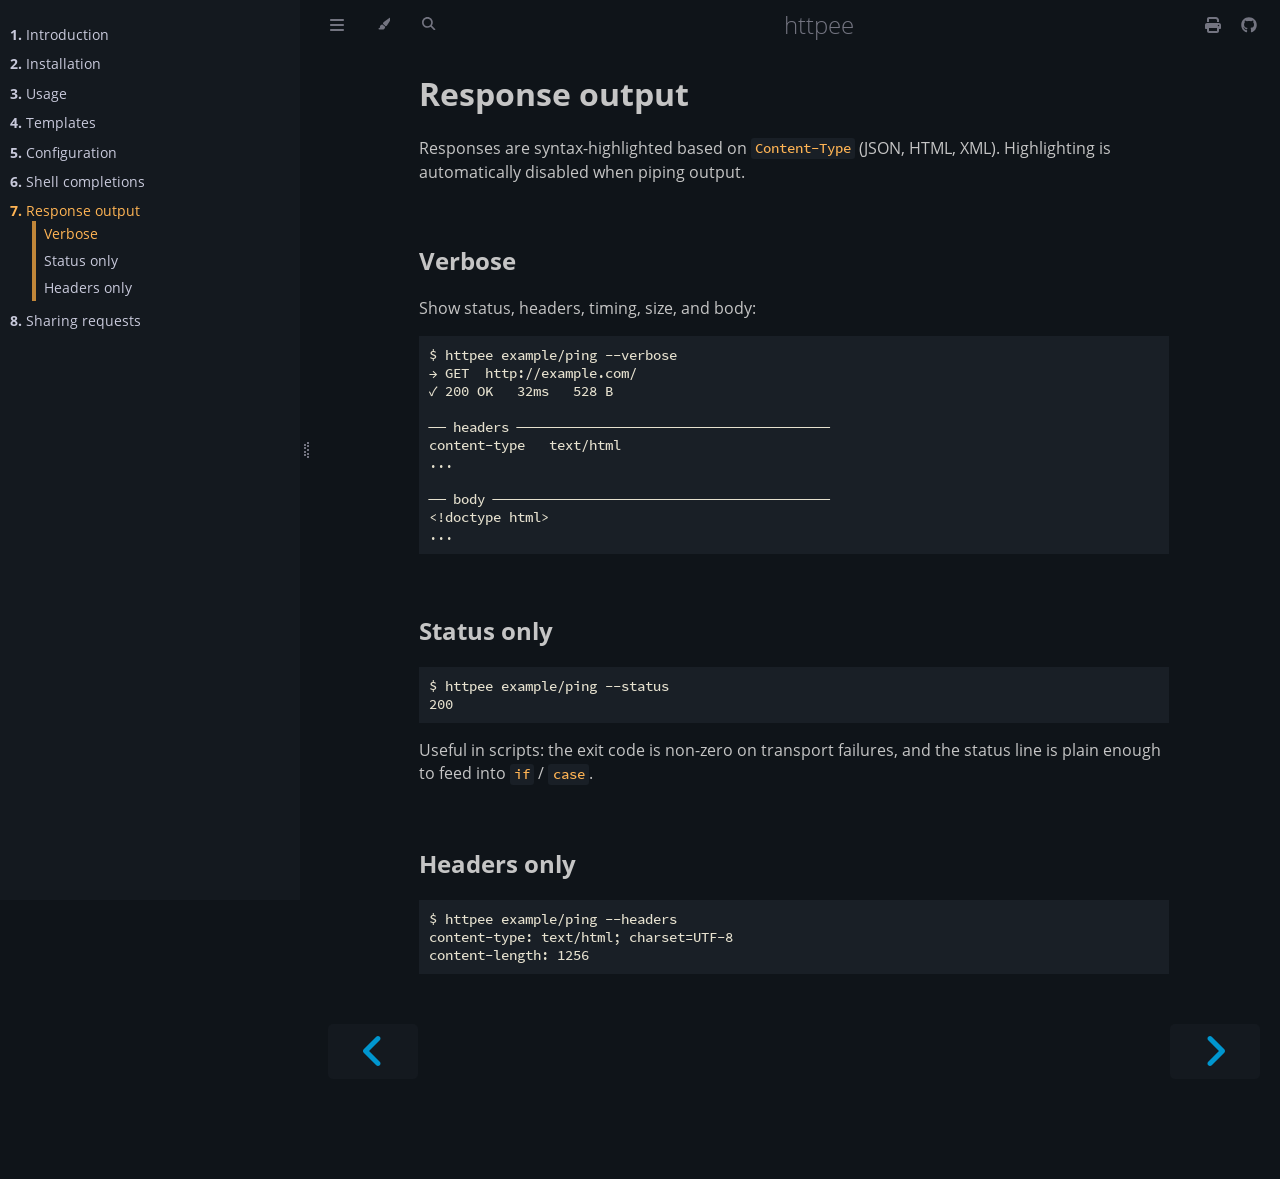
<file: output.html>
<!DOCTYPE HTML>
<html lang="en" class="ayu sidebar-visible" dir="ltr">
    <head>
        <!-- Book generated using mdBook -->
        <meta charset="UTF-8">
        <title>Response output - httpee</title>


        <!-- Custom HTML head -->

        <meta name="description" content="Run HTTP requests from TOML templates.">
        <meta name="viewport" content="width=device-width, initial-scale=1">
        <meta name="theme-color" content="#ffffff">

        <link rel="icon" href="favicon-de23e50b.svg">
        <link rel="shortcut icon" href="favicon-8114d1fc.png">
        <link rel="stylesheet" href="css/variables-8adf115d.css">
        <link rel="stylesheet" href="css/general-2459343d.css">
        <link rel="stylesheet" href="css/chrome-ae938929.css">
        <link rel="stylesheet" href="css/print-9e4910d8.css" media="print">

        <!-- Fonts -->
        <link rel="stylesheet" href="fonts/fonts-9644e21d.css">

        <!-- Highlight.js Stylesheets -->
        <link rel="stylesheet" id="mdbook-highlight-css" href="highlight-493f70e1.css">
        <link rel="stylesheet" id="mdbook-tomorrow-night-css" href="tomorrow-night-4c0ae647.css">
        <link rel="stylesheet" id="mdbook-ayu-highlight-css" href="ayu-highlight-3fdfc3ac.css">

        <!-- Custom theme stylesheets -->


        <!-- Provide site root and default themes to javascript -->
        <script>
            const path_to_root = "";
            const default_light_theme = "ayu";
            const default_dark_theme = "ayu";
            window.path_to_searchindex_js = "searchindex-cf37d1ae.js";
        </script>
        <!-- Start loading toc.js asap -->
        <script src="toc-38385d4e.js"></script>
    </head>
    <body>
    <div id="mdbook-help-container">
        <div id="mdbook-help-popup">
            <h2 class="mdbook-help-title">Keyboard shortcuts</h2>
            <div>
                <p>Press <kbd>←</kbd> or <kbd>→</kbd> to navigate between chapters</p>
                <p>Press <kbd>S</kbd> or <kbd>/</kbd> to search in the book</p>
                <p>Press <kbd>?</kbd> to show this help</p>
                <p>Press <kbd>Esc</kbd> to hide this help</p>
            </div>
        </div>
    </div>
    <div id="mdbook-body-container">
        <!-- Work around some values being stored in localStorage wrapped in quotes -->
        <script>
            try {
                let theme = localStorage.getItem('mdbook-theme');
                let sidebar = localStorage.getItem('mdbook-sidebar');

                if (theme.startsWith('"') && theme.endsWith('"')) {
                    localStorage.setItem('mdbook-theme', theme.slice(1, theme.length - 1));
                }

                if (sidebar.startsWith('"') && sidebar.endsWith('"')) {
                    localStorage.setItem('mdbook-sidebar', sidebar.slice(1, sidebar.length - 1));
                }
            } catch (e) { }
        </script>

        <!-- Set the theme before any content is loaded, prevents flash -->
        <script>
            const default_theme = window.matchMedia("(prefers-color-scheme: dark)").matches ? default_dark_theme : default_light_theme;
            let theme;
            try { theme = localStorage.getItem('mdbook-theme'); } catch(e) { }
            if (theme === null || theme === undefined) { theme = default_theme; }
            const html = document.documentElement;
            html.classList.remove('ayu')
            html.classList.add(theme);
            html.classList.add("js");
        </script>

        <input type="checkbox" id="mdbook-sidebar-toggle-anchor" class="hidden">

        <!-- Hide / unhide sidebar before it is displayed -->
        <script>
            let sidebar = null;
            const sidebar_toggle = document.getElementById("mdbook-sidebar-toggle-anchor");
            if (document.body.clientWidth >= 1080) {
                try { sidebar = localStorage.getItem('mdbook-sidebar'); } catch(e) { }
                sidebar = sidebar || 'visible';
            } else {
                sidebar = 'hidden';
                sidebar_toggle.checked = false;
            }
            if (sidebar === 'visible') {
                sidebar_toggle.checked = true;
            } else {
                html.classList.remove('sidebar-visible');
            }
        </script>

        <nav id="mdbook-sidebar" class="sidebar" aria-label="Table of contents">
            <!-- populated by js -->
            <mdbook-sidebar-scrollbox class="sidebar-scrollbox"></mdbook-sidebar-scrollbox>
            <noscript>
                <iframe class="sidebar-iframe-outer" src="toc.html"></iframe>
            </noscript>
            <div id="mdbook-sidebar-resize-handle" class="sidebar-resize-handle">
                <div class="sidebar-resize-indicator"></div>
            </div>
        </nav>

        <div id="mdbook-page-wrapper" class="page-wrapper">

            <div class="page">
                <div id="mdbook-menu-bar-hover-placeholder"></div>
                <div id="mdbook-menu-bar" class="menu-bar sticky">
                    <div class="left-buttons">
                        <label id="mdbook-sidebar-toggle" class="icon-button" for="mdbook-sidebar-toggle-anchor" title="Toggle Table of Contents" aria-label="Toggle Table of Contents" aria-controls="mdbook-sidebar">
                            <span class=fa-svg><svg xmlns="http://www.w3.org/2000/svg" viewBox="0 0 448 512"><!--! Font Awesome Free 6.2.0 by @fontawesome - https://fontawesome.com License - https://fontawesome.com/license/free (Icons: CC BY 4.0, Fonts: SIL OFL 1.1, Code: MIT License) Copyright 2022 Fonticons, Inc. --><path d="M0 96C0 78.3 14.3 64 32 64H416c17.7 0 32 14.3 32 32s-14.3 32-32 32H32C14.3 128 0 113.7 0 96zM0 256c0-17.7 14.3-32 32-32H416c17.7 0 32 14.3 32 32s-14.3 32-32 32H32c-17.7 0-32-14.3-32-32zM448 416c0 17.7-14.3 32-32 32H32c-17.7 0-32-14.3-32-32s14.3-32 32-32H416c17.7 0 32 14.3 32 32z"/></svg></span>
                        </label>
                        <button id="mdbook-theme-toggle" class="icon-button" type="button" title="Change theme" aria-label="Change theme" aria-haspopup="true" aria-expanded="false" aria-controls="mdbook-theme-list">
                            <span class=fa-svg><svg xmlns="http://www.w3.org/2000/svg" viewBox="0 0 576 512"><!--! Font Awesome Free 6.2.0 by @fontawesome - https://fontawesome.com License - https://fontawesome.com/license/free (Icons: CC BY 4.0, Fonts: SIL OFL 1.1, Code: MIT License) Copyright 2022 Fonticons, Inc. --><path d="M371.3 367.1c27.3-3.9 51.9-19.4 67.2-42.9L600.2 74.1c12.6-19.5 9.4-45.3-7.6-61.2S549.7-4.4 531.1 9.6L294.4 187.2c-24 18-38.2 46.1-38.4 76.1L371.3 367.1zm-19.6 25.4l-116-104.4C175.9 290.3 128 339.6 128 400c0 3.9 .2 7.8 .6 11.6c1.8 17.5-10.2 36.4-27.8 36.4H96c-17.7 0-32 14.3-32 32s14.3 32 32 32H240c61.9 0 112-50.1 112-112c0-2.5-.1-5-.2-7.5z"/></svg></span>
                        </button>
                        <ul id="mdbook-theme-list" class="theme-popup" aria-label="Themes" role="menu">
                            <li role="none"><button role="menuitem" class="theme" id="mdbook-theme-default_theme">Auto</button></li>
                            <li role="none"><button role="menuitem" class="theme" id="mdbook-theme-light">Light</button></li>
                            <li role="none"><button role="menuitem" class="theme" id="mdbook-theme-rust">Rust</button></li>
                            <li role="none"><button role="menuitem" class="theme" id="mdbook-theme-coal">Coal</button></li>
                            <li role="none"><button role="menuitem" class="theme" id="mdbook-theme-navy">Navy</button></li>
                            <li role="none"><button role="menuitem" class="theme" id="mdbook-theme-ayu">Ayu</button></li>
                        </ul>
                        <button id="mdbook-search-toggle" class="icon-button" type="button" title="Search (`/`)" aria-label="Toggle Searchbar" aria-expanded="false" aria-keyshortcuts="/ s" aria-controls="mdbook-searchbar">
                            <span class=fa-svg><svg xmlns="http://www.w3.org/2000/svg" viewBox="0 0 512 512"><!--! Font Awesome Free 6.2.0 by @fontawesome - https://fontawesome.com License - https://fontawesome.com/license/free (Icons: CC BY 4.0, Fonts: SIL OFL 1.1, Code: MIT License) Copyright 2022 Fonticons, Inc. --><path d="M416 208c0 45.9-14.9 88.3-40 122.7L502.6 457.4c12.5 12.5 12.5 32.8 0 45.3s-32.8 12.5-45.3 0L330.7 376c-34.4 25.2-76.8 40-122.7 40C93.1 416 0 322.9 0 208S93.1 0 208 0S416 93.1 416 208zM208 352c79.5 0 144-64.5 144-144s-64.5-144-144-144S64 128.5 64 208s64.5 144 144 144z"/></svg></span>
                        </button>
                    </div>

                    <h1 class="menu-title">httpee</h1>

                    <div class="right-buttons">
                        <a href="print.html" title="Print this book" aria-label="Print this book">
                            <span class=fa-svg id="print-button"><svg xmlns="http://www.w3.org/2000/svg" viewBox="0 0 512 512"><!--! Font Awesome Free 6.2.0 by @fontawesome - https://fontawesome.com License - https://fontawesome.com/license/free (Icons: CC BY 4.0, Fonts: SIL OFL 1.1, Code: MIT License) Copyright 2022 Fonticons, Inc. --><path d="M128 0C92.7 0 64 28.7 64 64v96h64V64H354.7L384 93.3V160h64V93.3c0-17-6.7-33.3-18.7-45.3L400 18.7C388 6.7 371.7 0 354.7 0H128zM384 352v32 64H128V384 368 352H384zm64 32h32c17.7 0 32-14.3 32-32V256c0-35.3-28.7-64-64-64H64c-35.3 0-64 28.7-64 64v96c0 17.7 14.3 32 32 32H64v64c0 35.3 28.7 64 64 64H384c35.3 0 64-28.7 64-64V384zm-16-88c-13.3 0-24-10.7-24-24s10.7-24 24-24s24 10.7 24 24s-10.7 24-24 24z"/></svg></span>
                        </a>
                        <a href="https://github.com/gmartsenkov/httpee" title="Git repository" aria-label="Git repository">
                            <span class=fa-svg><svg xmlns="http://www.w3.org/2000/svg" viewBox="0 0 496 512"><!--! Font Awesome Free 6.2.0 by @fontawesome - https://fontawesome.com License - https://fontawesome.com/license/free (Icons: CC BY 4.0, Fonts: SIL OFL 1.1, Code: MIT License) Copyright 2022 Fonticons, Inc. --><path d="M165.9 397.4c0 2-2.3 3.6-5.2 3.6-3.3.3-5.6-1.3-5.6-3.6 0-2 2.3-3.6 5.2-3.6 3-.3 5.6 1.3 5.6 3.6zm-31.1-4.5c-.7 2 1.3 4.3 4.3 4.9 2.6 1 5.6 0 6.2-2s-1.3-4.3-4.3-5.2c-2.6-.7-5.5.3-6.2 2.3zm44.2-1.7c-2.9.7-4.9 2.6-4.6 4.9.3 2 2.9 3.3 5.9 2.6 2.9-.7 4.9-2.6 4.6-4.6-.3-1.9-3-3.2-5.9-2.9zM244.8 8C106.1 8 0 113.3 0 252c0 110.9 69.8 205.8 169.5 239.2 12.8 2.3 17.3-5.6 17.3-12.1 0-6.2-.3-40.4-.3-61.4 0 0-70 15-84.7-29.8 0 0-11.4-29.1-27.8-36.6 0 0-22.9-15.7 1.6-15.4 0 0 24.9 2 38.6 25.8 21.9 38.6 58.6 27.5 72.9 20.9 2.3-16 8.8-27.1 16-33.7-55.9-6.2-112.3-14.3-112.3-110.5 0-27.5 7.6-41.3 23.6-58.9-2.6-6.5-11.1-33.3 2.6-67.9 20.9-6.5 69 27 69 27 20-5.6 41.5-8.5 62.8-8.5s42.8 2.9 62.8 8.5c0 0 48.1-33.6 69-27 13.7 34.7 5.2 61.4 2.6 67.9 16 17.7 25.8 31.5 25.8 58.9 0 96.5-58.9 104.2-114.8 110.5 9.2 7.9 17 22.9 17 46.4 0 33.7-.3 75.4-.3 83.6 0 6.5 4.6 14.4 17.3 12.1C428.2 457.8 496 362.9 496 252 496 113.3 383.5 8 244.8 8zM97.2 352.9c-1.3 1-1 3.3.7 5.2 1.6 1.6 3.9 2.3 5.2 1 1.3-1 1-3.3-.7-5.2-1.6-1.6-3.9-2.3-5.2-1zm-10.8-8.1c-.7 1.3.3 2.9 2.3 3.9 1.6 1 3.6.7 4.3-.7.7-1.3-.3-2.9-2.3-3.9-2-.6-3.6-.3-4.3.7zm32.4 35.6c-1.6 1.3-1 4.3 1.3 6.2 2.3 2.3 5.2 2.6 6.5 1 1.3-1.3.7-4.3-1.3-6.2-2.2-2.3-5.2-2.6-6.5-1zm-11.4-14.7c-1.6 1-1.6 3.6 0 5.9 1.6 2.3 4.3 3.3 5.6 2.3 1.6-1.3 1.6-3.9 0-6.2-1.4-2.3-4-3.3-5.6-2z"/></svg></span>
                        </a>

                    </div>
                </div>

                <div id="mdbook-search-wrapper" class="hidden">
                    <form id="mdbook-searchbar-outer" class="searchbar-outer">
                        <div class="search-wrapper">
                            <input type="search" id="mdbook-searchbar" name="searchbar" placeholder="Search this book ..." aria-controls="mdbook-searchresults-outer" aria-describedby="searchresults-header">
                            <div class="spinner-wrapper">
                                <span class=fa-svg id="fa-spin"><svg xmlns="http://www.w3.org/2000/svg" viewBox="0 0 512 512"><!--! Font Awesome Free 6.2.0 by @fontawesome - https://fontawesome.com License - https://fontawesome.com/license/free (Icons: CC BY 4.0, Fonts: SIL OFL 1.1, Code: MIT License) Copyright 2022 Fonticons, Inc. --><path d="M304 48c0-26.5-21.5-48-48-48s-48 21.5-48 48s21.5 48 48 48s48-21.5 48-48zm0 416c0-26.5-21.5-48-48-48s-48 21.5-48 48s21.5 48 48 48s48-21.5 48-48zM48 304c26.5 0 48-21.5 48-48s-21.5-48-48-48s-48 21.5-48 48s21.5 48 48 48zm464-48c0-26.5-21.5-48-48-48s-48 21.5-48 48s21.5 48 48 48s48-21.5 48-48zM142.9 437c18.7-18.7 18.7-49.1 0-67.9s-49.1-18.7-67.9 0s-18.7 49.1 0 67.9s49.1 18.7 67.9 0zm0-294.2c18.7-18.7 18.7-49.1 0-67.9S93.7 56.2 75 75s-18.7 49.1 0 67.9s49.1 18.7 67.9 0zM369.1 437c18.7 18.7 49.1 18.7 67.9 0s18.7-49.1 0-67.9s-49.1-18.7-67.9 0s-18.7 49.1 0 67.9z"/></svg></span>
                            </div>
                        </div>
                    </form>
                    <div id="mdbook-searchresults-outer" class="searchresults-outer hidden">
                        <div id="mdbook-searchresults-header" class="searchresults-header"></div>
                        <ul id="mdbook-searchresults">
                        </ul>
                    </div>
                </div>

                <!-- Apply ARIA attributes after the sidebar and the sidebar toggle button are added to the DOM -->
                <script>
                    document.getElementById('mdbook-sidebar-toggle').setAttribute('aria-expanded', sidebar === 'visible');
                    document.getElementById('mdbook-sidebar').setAttribute('aria-hidden', sidebar !== 'visible');
                    Array.from(document.querySelectorAll('#mdbook-sidebar a')).forEach(function(link) {
                        link.setAttribute('tabIndex', sidebar === 'visible' ? 0 : -1);
                    });
                </script>

                <div id="mdbook-content" class="content">
                    <main>
                        <h1 id="response-output"><a class="header" href="#response-output">Response output</a></h1>
<p>Responses are syntax-highlighted based on <code>Content-Type</code> (JSON, HTML, XML).
Highlighting is automatically disabled when piping output.</p>
<h2 id="verbose"><a class="header" href="#verbose">Verbose</a></h2>
<p>Show status, headers, timing, size, and body:</p>
<pre><code>$ httpee example/ping --verbose
→ GET  http://example.com/
✓ 200 OK   32ms   528 B

── headers ───────────────────────────────────────
content-type   text/html
...

── body ──────────────────────────────────────────
&lt;!doctype html&gt;
...
</code></pre>
<h2 id="status-only"><a class="header" href="#status-only">Status only</a></h2>
<pre><code>$ httpee example/ping --status
200
</code></pre>
<p>Useful in scripts: the exit code is non-zero on transport failures, and the
status line is plain enough to feed into <code>if</code> / <code>case</code>.</p>
<h2 id="headers-only"><a class="header" href="#headers-only">Headers only</a></h2>
<pre><code>$ httpee example/ping --headers
content-type: text/html; charset=UTF-8
content-length: 1256
</code></pre>

                    </main>

                    <nav class="nav-wrapper" aria-label="Page navigation">
                        <!-- Mobile navigation buttons -->
                            <a rel="prev" href="completions.html" class="mobile-nav-chapters previous" title="Previous chapter" aria-label="Previous chapter" aria-keyshortcuts="Left">
                                <span class=fa-svg><svg xmlns="http://www.w3.org/2000/svg" viewBox="0 0 320 512"><!--! Font Awesome Free 6.2.0 by @fontawesome - https://fontawesome.com License - https://fontawesome.com/license/free (Icons: CC BY 4.0, Fonts: SIL OFL 1.1, Code: MIT License) Copyright 2022 Fonticons, Inc. --><path d="M41.4 233.4c-12.5 12.5-12.5 32.8 0 45.3l160 160c12.5 12.5 32.8 12.5 45.3 0s12.5-32.8 0-45.3L109.3 256 246.6 118.6c12.5-12.5 12.5-32.8 0-45.3s-32.8-12.5-45.3 0l-160 160z"/></svg></span>
                            </a>

                            <a rel="next prefetch" href="sharing.html" class="mobile-nav-chapters next" title="Next chapter" aria-label="Next chapter" aria-keyshortcuts="Right">
                                <span class=fa-svg><svg xmlns="http://www.w3.org/2000/svg" viewBox="0 0 320 512"><!--! Font Awesome Free 6.2.0 by @fontawesome - https://fontawesome.com License - https://fontawesome.com/license/free (Icons: CC BY 4.0, Fonts: SIL OFL 1.1, Code: MIT License) Copyright 2022 Fonticons, Inc. --><path d="M278.6 233.4c12.5 12.5 12.5 32.8 0 45.3l-160 160c-12.5 12.5-32.8 12.5-45.3 0s-12.5-32.8 0-45.3L210.7 256 73.4 118.6c-12.5-12.5-12.5-32.8 0-45.3s32.8-12.5 45.3 0l160 160z"/></svg></span>
                            </a>

                        <div style="clear: both"></div>
                    </nav>
                </div>
            </div>

            <nav class="nav-wide-wrapper" aria-label="Page navigation">
                    <a rel="prev" href="completions.html" class="nav-chapters previous" title="Previous chapter" aria-label="Previous chapter" aria-keyshortcuts="Left">
                        <span class=fa-svg><svg xmlns="http://www.w3.org/2000/svg" viewBox="0 0 320 512"><!--! Font Awesome Free 6.2.0 by @fontawesome - https://fontawesome.com License - https://fontawesome.com/license/free (Icons: CC BY 4.0, Fonts: SIL OFL 1.1, Code: MIT License) Copyright 2022 Fonticons, Inc. --><path d="M41.4 233.4c-12.5 12.5-12.5 32.8 0 45.3l160 160c12.5 12.5 32.8 12.5 45.3 0s12.5-32.8 0-45.3L109.3 256 246.6 118.6c12.5-12.5 12.5-32.8 0-45.3s-32.8-12.5-45.3 0l-160 160z"/></svg></span>
                    </a>

                    <a rel="next prefetch" href="sharing.html" class="nav-chapters next" title="Next chapter" aria-label="Next chapter" aria-keyshortcuts="Right">
                        <span class=fa-svg><svg xmlns="http://www.w3.org/2000/svg" viewBox="0 0 320 512"><!--! Font Awesome Free 6.2.0 by @fontawesome - https://fontawesome.com License - https://fontawesome.com/license/free (Icons: CC BY 4.0, Fonts: SIL OFL 1.1, Code: MIT License) Copyright 2022 Fonticons, Inc. --><path d="M278.6 233.4c12.5 12.5 12.5 32.8 0 45.3l-160 160c-12.5 12.5-32.8 12.5-45.3 0s-12.5-32.8 0-45.3L210.7 256 73.4 118.6c-12.5-12.5-12.5-32.8 0-45.3s32.8-12.5 45.3 0l160 160z"/></svg></span>
                    </a>
            </nav>

        </div>

        <template id=fa-eye><span class=fa-svg><svg xmlns="http://www.w3.org/2000/svg" viewBox="0 0 576 512"><!--! Font Awesome Free 6.2.0 by @fontawesome - https://fontawesome.com License - https://fontawesome.com/license/free (Icons: CC BY 4.0, Fonts: SIL OFL 1.1, Code: MIT License) Copyright 2022 Fonticons, Inc. --><path d="M288 32c-80.8 0-145.5 36.8-192.6 80.6C48.6 156 17.3 208 2.5 243.7c-3.3 7.9-3.3 16.7 0 24.6C17.3 304 48.6 356 95.4 399.4C142.5 443.2 207.2 480 288 480s145.5-36.8 192.6-80.6c46.8-43.5 78.1-95.4 93-131.1c3.3-7.9 3.3-16.7 0-24.6c-14.9-35.7-46.2-87.7-93-131.1C433.5 68.8 368.8 32 288 32zM432 256c0 79.5-64.5 144-144 144s-144-64.5-144-144s64.5-144 144-144s144 64.5 144 144zM288 192c0 35.3-28.7 64-64 64c-11.5 0-22.3-3-31.6-8.4c-.2 2.8-.4 5.5-.4 8.4c0 53 43 96 96 96s96-43 96-96s-43-96-96-96c-2.8 0-5.6 .1-8.4 .4c5.3 9.3 8.4 20.1 8.4 31.6z"/></svg></span></template>
        <template id=fa-eye-slash><span class=fa-svg><svg xmlns="http://www.w3.org/2000/svg" viewBox="0 0 640 512"><!--! Font Awesome Free 6.2.0 by @fontawesome - https://fontawesome.com License - https://fontawesome.com/license/free (Icons: CC BY 4.0, Fonts: SIL OFL 1.1, Code: MIT License) Copyright 2022 Fonticons, Inc. --><path d="M38.8 5.1C28.4-3.1 13.3-1.2 5.1 9.2S-1.2 34.7 9.2 42.9l592 464c10.4 8.2 25.5 6.3 33.7-4.1s6.3-25.5-4.1-33.7L525.6 386.7c39.6-40.6 66.4-86.1 79.9-118.4c3.3-7.9 3.3-16.7 0-24.6c-14.9-35.7-46.2-87.7-93-131.1C465.5 68.8 400.8 32 320 32c-68.2 0-125 26.3-169.3 60.8L38.8 5.1zM223.1 149.5C248.6 126.2 282.7 112 320 112c79.5 0 144 64.5 144 144c0 24.9-6.3 48.3-17.4 68.7L408 294.5c5.2-11.8 8-24.8 8-38.5c0-53-43-96-96-96c-2.8 0-5.6 .1-8.4 .4c5.3 9.3 8.4 20.1 8.4 31.6c0 10.2-2.4 19.8-6.6 28.3l-90.3-70.8zm223.1 298L373 389.9c-16.4 6.5-34.3 10.1-53 10.1c-79.5 0-144-64.5-144-144c0-6.9 .5-13.6 1.4-20.2L83.1 161.5C60.3 191.2 44 220.8 34.5 243.7c-3.3 7.9-3.3 16.7 0 24.6c14.9 35.7 46.2 87.7 93 131.1C174.5 443.2 239.2 480 320 480c47.8 0 89.9-12.9 126.2-32.5z"/></svg></span></template>
        <template id=fa-copy><span class=fa-svg><svg xmlns="http://www.w3.org/2000/svg" viewBox="0 0 512 512"><!--! Font Awesome Free 6.2.0 by @fontawesome - https://fontawesome.com License - https://fontawesome.com/license/free (Icons: CC BY 4.0, Fonts: SIL OFL 1.1, Code: MIT License) Copyright 2022 Fonticons, Inc. --><path d="M502.6 70.63l-61.25-61.25C435.4 3.371 427.2 0 418.7 0H255.1c-35.35 0-64 28.66-64 64l.0195 256C192 355.4 220.7 384 256 384h192c35.2 0 64-28.8 64-64V93.25C512 84.77 508.6 76.63 502.6 70.63zM464 320c0 8.836-7.164 16-16 16H255.1c-8.838 0-16-7.164-16-16L239.1 64.13c0-8.836 7.164-16 16-16h128L384 96c0 17.67 14.33 32 32 32h47.1V320zM272 448c0 8.836-7.164 16-16 16H63.1c-8.838 0-16-7.164-16-16L47.98 192.1c0-8.836 7.164-16 16-16H160V128H63.99c-35.35 0-64 28.65-64 64l.0098 256C.002 483.3 28.66 512 64 512h192c35.2 0 64-28.8 64-64v-32h-47.1L272 448z"/></svg></span></template>
        <template id=fa-play><span class=fa-svg><svg xmlns="http://www.w3.org/2000/svg" viewBox="0 0 384 512"><!--! Font Awesome Free 6.2.0 by @fontawesome - https://fontawesome.com License - https://fontawesome.com/license/free (Icons: CC BY 4.0, Fonts: SIL OFL 1.1, Code: MIT License) Copyright 2022 Fonticons, Inc. --><path d="M73 39c-14.8-9.1-33.4-9.4-48.5-.9S0 62.6 0 80V432c0 17.4 9.4 33.4 24.5 41.9s33.7 8.1 48.5-.9L361 297c14.3-8.7 23-24.2 23-41s-8.7-32.2-23-41L73 39z"/></svg></span></template>
        <template id=fa-clock-rotate-left><span class=fa-svg><svg xmlns="http://www.w3.org/2000/svg" viewBox="0 0 512 512"><!--! Font Awesome Free 6.2.0 by @fontawesome - https://fontawesome.com License - https://fontawesome.com/license/free (Icons: CC BY 4.0, Fonts: SIL OFL 1.1, Code: MIT License) Copyright 2022 Fonticons, Inc. --><path d="M75 75L41 41C25.9 25.9 0 36.6 0 57.9V168c0 13.3 10.7 24 24 24H134.1c21.4 0 32.1-25.9 17-41l-30.8-30.8C155 85.5 203 64 256 64c106 0 192 86 192 192s-86 192-192 192c-40.8 0-78.6-12.7-109.7-34.4c-14.5-10.1-34.4-6.6-44.6 7.9s-6.6 34.4 7.9 44.6C151.2 495 201.7 512 256 512c141.4 0 256-114.6 256-256S397.4 0 256 0C185.3 0 121.3 28.7 75 75zm181 53c-13.3 0-24 10.7-24 24V256c0 6.4 2.5 12.5 7 17l72 72c9.4 9.4 24.6 9.4 33.9 0s9.4-24.6 0-33.9l-65-65V152c0-13.3-10.7-24-24-24z"/></svg></span></template>



        <script>
            window.playground_copyable = true;
        </script>


        <script src="elasticlunr-ef4e11c1.min.js"></script>
        <script src="mark-09e88c2c.min.js"></script>
        <script src="searcher-c2a407aa.js"></script>

        <script src="clipboard-1626706a.min.js"></script>
        <script src="highlight-abc7f01d.js"></script>
        <script src="book-a0b12cfe.js"></script>

        <!-- Custom JS scripts -->



    </div>
    </body>
</html>
</file>
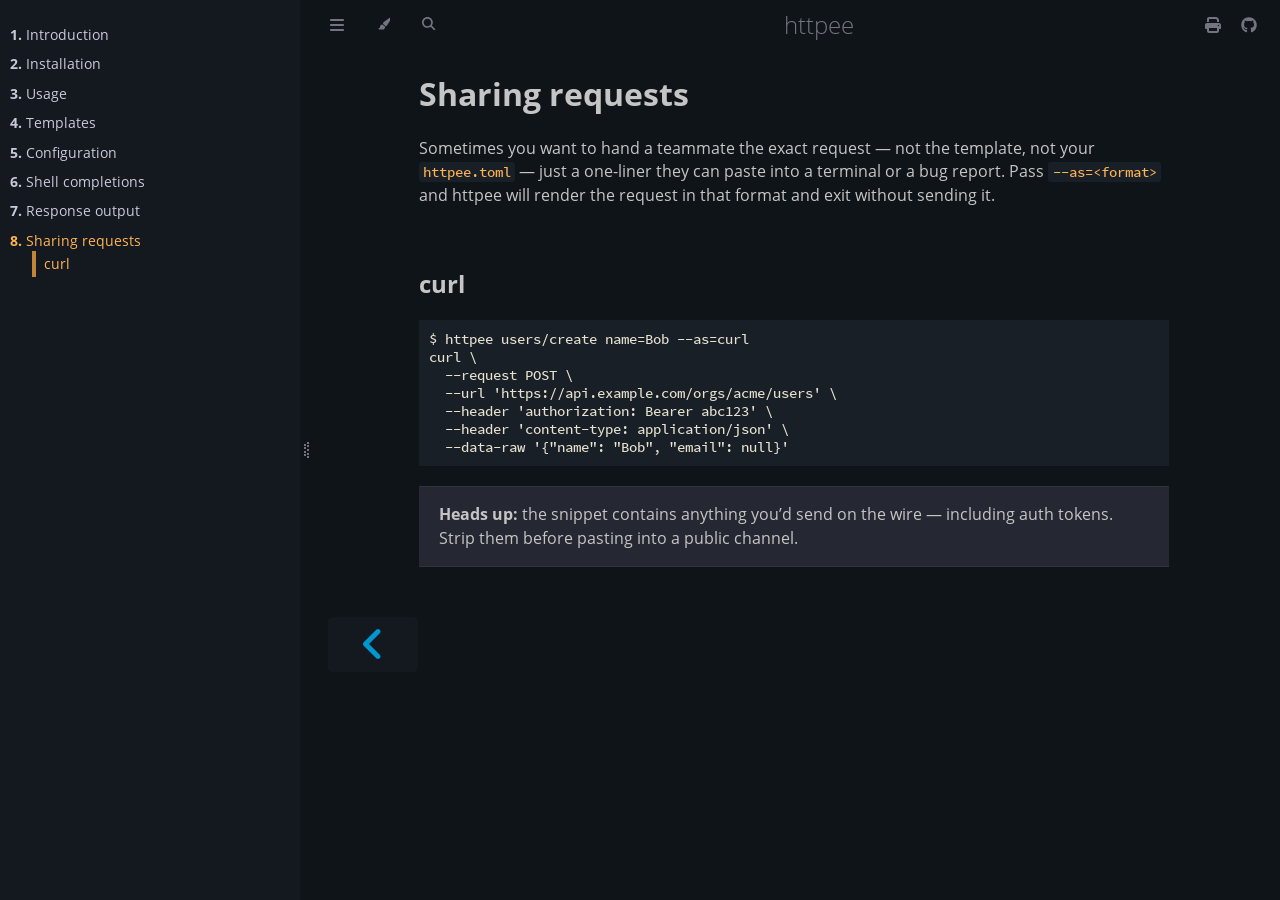
<file: sharing.html>
<!DOCTYPE HTML>
<html lang="en" class="ayu sidebar-visible" dir="ltr">
    <head>
        <!-- Book generated using mdBook -->
        <meta charset="UTF-8">
        <title>Sharing requests - httpee</title>


        <!-- Custom HTML head -->

        <meta name="description" content="Run HTTP requests from TOML templates.">
        <meta name="viewport" content="width=device-width, initial-scale=1">
        <meta name="theme-color" content="#ffffff">

        <link rel="icon" href="favicon-de23e50b.svg">
        <link rel="shortcut icon" href="favicon-8114d1fc.png">
        <link rel="stylesheet" href="css/variables-8adf115d.css">
        <link rel="stylesheet" href="css/general-2459343d.css">
        <link rel="stylesheet" href="css/chrome-ae938929.css">
        <link rel="stylesheet" href="css/print-9e4910d8.css" media="print">

        <!-- Fonts -->
        <link rel="stylesheet" href="fonts/fonts-9644e21d.css">

        <!-- Highlight.js Stylesheets -->
        <link rel="stylesheet" id="mdbook-highlight-css" href="highlight-493f70e1.css">
        <link rel="stylesheet" id="mdbook-tomorrow-night-css" href="tomorrow-night-4c0ae647.css">
        <link rel="stylesheet" id="mdbook-ayu-highlight-css" href="ayu-highlight-3fdfc3ac.css">

        <!-- Custom theme stylesheets -->


        <!-- Provide site root and default themes to javascript -->
        <script>
            const path_to_root = "";
            const default_light_theme = "ayu";
            const default_dark_theme = "ayu";
            window.path_to_searchindex_js = "searchindex-cf37d1ae.js";
        </script>
        <!-- Start loading toc.js asap -->
        <script src="toc-38385d4e.js"></script>
    </head>
    <body>
    <div id="mdbook-help-container">
        <div id="mdbook-help-popup">
            <h2 class="mdbook-help-title">Keyboard shortcuts</h2>
            <div>
                <p>Press <kbd>←</kbd> or <kbd>→</kbd> to navigate between chapters</p>
                <p>Press <kbd>S</kbd> or <kbd>/</kbd> to search in the book</p>
                <p>Press <kbd>?</kbd> to show this help</p>
                <p>Press <kbd>Esc</kbd> to hide this help</p>
            </div>
        </div>
    </div>
    <div id="mdbook-body-container">
        <!-- Work around some values being stored in localStorage wrapped in quotes -->
        <script>
            try {
                let theme = localStorage.getItem('mdbook-theme');
                let sidebar = localStorage.getItem('mdbook-sidebar');

                if (theme.startsWith('"') && theme.endsWith('"')) {
                    localStorage.setItem('mdbook-theme', theme.slice(1, theme.length - 1));
                }

                if (sidebar.startsWith('"') && sidebar.endsWith('"')) {
                    localStorage.setItem('mdbook-sidebar', sidebar.slice(1, sidebar.length - 1));
                }
            } catch (e) { }
        </script>

        <!-- Set the theme before any content is loaded, prevents flash -->
        <script>
            const default_theme = window.matchMedia("(prefers-color-scheme: dark)").matches ? default_dark_theme : default_light_theme;
            let theme;
            try { theme = localStorage.getItem('mdbook-theme'); } catch(e) { }
            if (theme === null || theme === undefined) { theme = default_theme; }
            const html = document.documentElement;
            html.classList.remove('ayu')
            html.classList.add(theme);
            html.classList.add("js");
        </script>

        <input type="checkbox" id="mdbook-sidebar-toggle-anchor" class="hidden">

        <!-- Hide / unhide sidebar before it is displayed -->
        <script>
            let sidebar = null;
            const sidebar_toggle = document.getElementById("mdbook-sidebar-toggle-anchor");
            if (document.body.clientWidth >= 1080) {
                try { sidebar = localStorage.getItem('mdbook-sidebar'); } catch(e) { }
                sidebar = sidebar || 'visible';
            } else {
                sidebar = 'hidden';
                sidebar_toggle.checked = false;
            }
            if (sidebar === 'visible') {
                sidebar_toggle.checked = true;
            } else {
                html.classList.remove('sidebar-visible');
            }
        </script>

        <nav id="mdbook-sidebar" class="sidebar" aria-label="Table of contents">
            <!-- populated by js -->
            <mdbook-sidebar-scrollbox class="sidebar-scrollbox"></mdbook-sidebar-scrollbox>
            <noscript>
                <iframe class="sidebar-iframe-outer" src="toc.html"></iframe>
            </noscript>
            <div id="mdbook-sidebar-resize-handle" class="sidebar-resize-handle">
                <div class="sidebar-resize-indicator"></div>
            </div>
        </nav>

        <div id="mdbook-page-wrapper" class="page-wrapper">

            <div class="page">
                <div id="mdbook-menu-bar-hover-placeholder"></div>
                <div id="mdbook-menu-bar" class="menu-bar sticky">
                    <div class="left-buttons">
                        <label id="mdbook-sidebar-toggle" class="icon-button" for="mdbook-sidebar-toggle-anchor" title="Toggle Table of Contents" aria-label="Toggle Table of Contents" aria-controls="mdbook-sidebar">
                            <span class=fa-svg><svg xmlns="http://www.w3.org/2000/svg" viewBox="0 0 448 512"><!--! Font Awesome Free 6.2.0 by @fontawesome - https://fontawesome.com License - https://fontawesome.com/license/free (Icons: CC BY 4.0, Fonts: SIL OFL 1.1, Code: MIT License) Copyright 2022 Fonticons, Inc. --><path d="M0 96C0 78.3 14.3 64 32 64H416c17.7 0 32 14.3 32 32s-14.3 32-32 32H32C14.3 128 0 113.7 0 96zM0 256c0-17.7 14.3-32 32-32H416c17.7 0 32 14.3 32 32s-14.3 32-32 32H32c-17.7 0-32-14.3-32-32zM448 416c0 17.7-14.3 32-32 32H32c-17.7 0-32-14.3-32-32s14.3-32 32-32H416c17.7 0 32 14.3 32 32z"/></svg></span>
                        </label>
                        <button id="mdbook-theme-toggle" class="icon-button" type="button" title="Change theme" aria-label="Change theme" aria-haspopup="true" aria-expanded="false" aria-controls="mdbook-theme-list">
                            <span class=fa-svg><svg xmlns="http://www.w3.org/2000/svg" viewBox="0 0 576 512"><!--! Font Awesome Free 6.2.0 by @fontawesome - https://fontawesome.com License - https://fontawesome.com/license/free (Icons: CC BY 4.0, Fonts: SIL OFL 1.1, Code: MIT License) Copyright 2022 Fonticons, Inc. --><path d="M371.3 367.1c27.3-3.9 51.9-19.4 67.2-42.9L600.2 74.1c12.6-19.5 9.4-45.3-7.6-61.2S549.7-4.4 531.1 9.6L294.4 187.2c-24 18-38.2 46.1-38.4 76.1L371.3 367.1zm-19.6 25.4l-116-104.4C175.9 290.3 128 339.6 128 400c0 3.9 .2 7.8 .6 11.6c1.8 17.5-10.2 36.4-27.8 36.4H96c-17.7 0-32 14.3-32 32s14.3 32 32 32H240c61.9 0 112-50.1 112-112c0-2.5-.1-5-.2-7.5z"/></svg></span>
                        </button>
                        <ul id="mdbook-theme-list" class="theme-popup" aria-label="Themes" role="menu">
                            <li role="none"><button role="menuitem" class="theme" id="mdbook-theme-default_theme">Auto</button></li>
                            <li role="none"><button role="menuitem" class="theme" id="mdbook-theme-light">Light</button></li>
                            <li role="none"><button role="menuitem" class="theme" id="mdbook-theme-rust">Rust</button></li>
                            <li role="none"><button role="menuitem" class="theme" id="mdbook-theme-coal">Coal</button></li>
                            <li role="none"><button role="menuitem" class="theme" id="mdbook-theme-navy">Navy</button></li>
                            <li role="none"><button role="menuitem" class="theme" id="mdbook-theme-ayu">Ayu</button></li>
                        </ul>
                        <button id="mdbook-search-toggle" class="icon-button" type="button" title="Search (`/`)" aria-label="Toggle Searchbar" aria-expanded="false" aria-keyshortcuts="/ s" aria-controls="mdbook-searchbar">
                            <span class=fa-svg><svg xmlns="http://www.w3.org/2000/svg" viewBox="0 0 512 512"><!--! Font Awesome Free 6.2.0 by @fontawesome - https://fontawesome.com License - https://fontawesome.com/license/free (Icons: CC BY 4.0, Fonts: SIL OFL 1.1, Code: MIT License) Copyright 2022 Fonticons, Inc. --><path d="M416 208c0 45.9-14.9 88.3-40 122.7L502.6 457.4c12.5 12.5 12.5 32.8 0 45.3s-32.8 12.5-45.3 0L330.7 376c-34.4 25.2-76.8 40-122.7 40C93.1 416 0 322.9 0 208S93.1 0 208 0S416 93.1 416 208zM208 352c79.5 0 144-64.5 144-144s-64.5-144-144-144S64 128.5 64 208s64.5 144 144 144z"/></svg></span>
                        </button>
                    </div>

                    <h1 class="menu-title">httpee</h1>

                    <div class="right-buttons">
                        <a href="print.html" title="Print this book" aria-label="Print this book">
                            <span class=fa-svg id="print-button"><svg xmlns="http://www.w3.org/2000/svg" viewBox="0 0 512 512"><!--! Font Awesome Free 6.2.0 by @fontawesome - https://fontawesome.com License - https://fontawesome.com/license/free (Icons: CC BY 4.0, Fonts: SIL OFL 1.1, Code: MIT License) Copyright 2022 Fonticons, Inc. --><path d="M128 0C92.7 0 64 28.7 64 64v96h64V64H354.7L384 93.3V160h64V93.3c0-17-6.7-33.3-18.7-45.3L400 18.7C388 6.7 371.7 0 354.7 0H128zM384 352v32 64H128V384 368 352H384zm64 32h32c17.7 0 32-14.3 32-32V256c0-35.3-28.7-64-64-64H64c-35.3 0-64 28.7-64 64v96c0 17.7 14.3 32 32 32H64v64c0 35.3 28.7 64 64 64H384c35.3 0 64-28.7 64-64V384zm-16-88c-13.3 0-24-10.7-24-24s10.7-24 24-24s24 10.7 24 24s-10.7 24-24 24z"/></svg></span>
                        </a>
                        <a href="https://github.com/gmartsenkov/httpee" title="Git repository" aria-label="Git repository">
                            <span class=fa-svg><svg xmlns="http://www.w3.org/2000/svg" viewBox="0 0 496 512"><!--! Font Awesome Free 6.2.0 by @fontawesome - https://fontawesome.com License - https://fontawesome.com/license/free (Icons: CC BY 4.0, Fonts: SIL OFL 1.1, Code: MIT License) Copyright 2022 Fonticons, Inc. --><path d="M165.9 397.4c0 2-2.3 3.6-5.2 3.6-3.3.3-5.6-1.3-5.6-3.6 0-2 2.3-3.6 5.2-3.6 3-.3 5.6 1.3 5.6 3.6zm-31.1-4.5c-.7 2 1.3 4.3 4.3 4.9 2.6 1 5.6 0 6.2-2s-1.3-4.3-4.3-5.2c-2.6-.7-5.5.3-6.2 2.3zm44.2-1.7c-2.9.7-4.9 2.6-4.6 4.9.3 2 2.9 3.3 5.9 2.6 2.9-.7 4.9-2.6 4.6-4.6-.3-1.9-3-3.2-5.9-2.9zM244.8 8C106.1 8 0 113.3 0 252c0 110.9 69.8 205.8 169.5 239.2 12.8 2.3 17.3-5.6 17.3-12.1 0-6.2-.3-40.4-.3-61.4 0 0-70 15-84.7-29.8 0 0-11.4-29.1-27.8-36.6 0 0-22.9-15.7 1.6-15.4 0 0 24.9 2 38.6 25.8 21.9 38.6 58.6 27.5 72.9 20.9 2.3-16 8.8-27.1 16-33.7-55.9-6.2-112.3-14.3-112.3-110.5 0-27.5 7.6-41.3 23.6-58.9-2.6-6.5-11.1-33.3 2.6-67.9 20.9-6.5 69 27 69 27 20-5.6 41.5-8.5 62.8-8.5s42.8 2.9 62.8 8.5c0 0 48.1-33.6 69-27 13.7 34.7 5.2 61.4 2.6 67.9 16 17.7 25.8 31.5 25.8 58.9 0 96.5-58.9 104.2-114.8 110.5 9.2 7.9 17 22.9 17 46.4 0 33.7-.3 75.4-.3 83.6 0 6.5 4.6 14.4 17.3 12.1C428.2 457.8 496 362.9 496 252 496 113.3 383.5 8 244.8 8zM97.2 352.9c-1.3 1-1 3.3.7 5.2 1.6 1.6 3.9 2.3 5.2 1 1.3-1 1-3.3-.7-5.2-1.6-1.6-3.9-2.3-5.2-1zm-10.8-8.1c-.7 1.3.3 2.9 2.3 3.9 1.6 1 3.6.7 4.3-.7.7-1.3-.3-2.9-2.3-3.9-2-.6-3.6-.3-4.3.7zm32.4 35.6c-1.6 1.3-1 4.3 1.3 6.2 2.3 2.3 5.2 2.6 6.5 1 1.3-1.3.7-4.3-1.3-6.2-2.2-2.3-5.2-2.6-6.5-1zm-11.4-14.7c-1.6 1-1.6 3.6 0 5.9 1.6 2.3 4.3 3.3 5.6 2.3 1.6-1.3 1.6-3.9 0-6.2-1.4-2.3-4-3.3-5.6-2z"/></svg></span>
                        </a>

                    </div>
                </div>

                <div id="mdbook-search-wrapper" class="hidden">
                    <form id="mdbook-searchbar-outer" class="searchbar-outer">
                        <div class="search-wrapper">
                            <input type="search" id="mdbook-searchbar" name="searchbar" placeholder="Search this book ..." aria-controls="mdbook-searchresults-outer" aria-describedby="searchresults-header">
                            <div class="spinner-wrapper">
                                <span class=fa-svg id="fa-spin"><svg xmlns="http://www.w3.org/2000/svg" viewBox="0 0 512 512"><!--! Font Awesome Free 6.2.0 by @fontawesome - https://fontawesome.com License - https://fontawesome.com/license/free (Icons: CC BY 4.0, Fonts: SIL OFL 1.1, Code: MIT License) Copyright 2022 Fonticons, Inc. --><path d="M304 48c0-26.5-21.5-48-48-48s-48 21.5-48 48s21.5 48 48 48s48-21.5 48-48zm0 416c0-26.5-21.5-48-48-48s-48 21.5-48 48s21.5 48 48 48s48-21.5 48-48zM48 304c26.5 0 48-21.5 48-48s-21.5-48-48-48s-48 21.5-48 48s21.5 48 48 48zm464-48c0-26.5-21.5-48-48-48s-48 21.5-48 48s21.5 48 48 48s48-21.5 48-48zM142.9 437c18.7-18.7 18.7-49.1 0-67.9s-49.1-18.7-67.9 0s-18.7 49.1 0 67.9s49.1 18.7 67.9 0zm0-294.2c18.7-18.7 18.7-49.1 0-67.9S93.7 56.2 75 75s-18.7 49.1 0 67.9s49.1 18.7 67.9 0zM369.1 437c18.7 18.7 49.1 18.7 67.9 0s18.7-49.1 0-67.9s-49.1-18.7-67.9 0s-18.7 49.1 0 67.9z"/></svg></span>
                            </div>
                        </div>
                    </form>
                    <div id="mdbook-searchresults-outer" class="searchresults-outer hidden">
                        <div id="mdbook-searchresults-header" class="searchresults-header"></div>
                        <ul id="mdbook-searchresults">
                        </ul>
                    </div>
                </div>

                <!-- Apply ARIA attributes after the sidebar and the sidebar toggle button are added to the DOM -->
                <script>
                    document.getElementById('mdbook-sidebar-toggle').setAttribute('aria-expanded', sidebar === 'visible');
                    document.getElementById('mdbook-sidebar').setAttribute('aria-hidden', sidebar !== 'visible');
                    Array.from(document.querySelectorAll('#mdbook-sidebar a')).forEach(function(link) {
                        link.setAttribute('tabIndex', sidebar === 'visible' ? 0 : -1);
                    });
                </script>

                <div id="mdbook-content" class="content">
                    <main>
                        <h1 id="sharing-requests"><a class="header" href="#sharing-requests">Sharing requests</a></h1>
<p>Sometimes you want to hand a teammate the exact request — not the template, not
your <code>httpee.toml</code> — just a one-liner they can paste into a terminal or a bug
report. Pass <code>--as=&lt;format&gt;</code> and httpee will render the request in that format
and exit without sending it.</p>
<h2 id="curl"><a class="header" href="#curl">curl</a></h2>
<pre><code>$ httpee users/create name=Bob --as=curl
curl \
  --request POST \
  --url 'https://api.example.com/orgs/acme/users' \
  --header 'authorization: Bearer abc123' \
  --header 'content-type: application/json' \
  --data-raw '{"name": "Bob", "email": null}'
</code></pre>
<blockquote>
<p><strong>Heads up:</strong> the snippet contains anything you’d send on the wire — including
auth tokens. Strip them before pasting into a public channel.</p>
</blockquote>

                    </main>

                    <nav class="nav-wrapper" aria-label="Page navigation">
                        <!-- Mobile navigation buttons -->
                            <a rel="prev" href="output.html" class="mobile-nav-chapters previous" title="Previous chapter" aria-label="Previous chapter" aria-keyshortcuts="Left">
                                <span class=fa-svg><svg xmlns="http://www.w3.org/2000/svg" viewBox="0 0 320 512"><!--! Font Awesome Free 6.2.0 by @fontawesome - https://fontawesome.com License - https://fontawesome.com/license/free (Icons: CC BY 4.0, Fonts: SIL OFL 1.1, Code: MIT License) Copyright 2022 Fonticons, Inc. --><path d="M41.4 233.4c-12.5 12.5-12.5 32.8 0 45.3l160 160c12.5 12.5 32.8 12.5 45.3 0s12.5-32.8 0-45.3L109.3 256 246.6 118.6c12.5-12.5 12.5-32.8 0-45.3s-32.8-12.5-45.3 0l-160 160z"/></svg></span>
                            </a>


                        <div style="clear: both"></div>
                    </nav>
                </div>
            </div>

            <nav class="nav-wide-wrapper" aria-label="Page navigation">
                    <a rel="prev" href="output.html" class="nav-chapters previous" title="Previous chapter" aria-label="Previous chapter" aria-keyshortcuts="Left">
                        <span class=fa-svg><svg xmlns="http://www.w3.org/2000/svg" viewBox="0 0 320 512"><!--! Font Awesome Free 6.2.0 by @fontawesome - https://fontawesome.com License - https://fontawesome.com/license/free (Icons: CC BY 4.0, Fonts: SIL OFL 1.1, Code: MIT License) Copyright 2022 Fonticons, Inc. --><path d="M41.4 233.4c-12.5 12.5-12.5 32.8 0 45.3l160 160c12.5 12.5 32.8 12.5 45.3 0s12.5-32.8 0-45.3L109.3 256 246.6 118.6c12.5-12.5 12.5-32.8 0-45.3s-32.8-12.5-45.3 0l-160 160z"/></svg></span>
                    </a>

            </nav>

        </div>

        <template id=fa-eye><span class=fa-svg><svg xmlns="http://www.w3.org/2000/svg" viewBox="0 0 576 512"><!--! Font Awesome Free 6.2.0 by @fontawesome - https://fontawesome.com License - https://fontawesome.com/license/free (Icons: CC BY 4.0, Fonts: SIL OFL 1.1, Code: MIT License) Copyright 2022 Fonticons, Inc. --><path d="M288 32c-80.8 0-145.5 36.8-192.6 80.6C48.6 156 17.3 208 2.5 243.7c-3.3 7.9-3.3 16.7 0 24.6C17.3 304 48.6 356 95.4 399.4C142.5 443.2 207.2 480 288 480s145.5-36.8 192.6-80.6c46.8-43.5 78.1-95.4 93-131.1c3.3-7.9 3.3-16.7 0-24.6c-14.9-35.7-46.2-87.7-93-131.1C433.5 68.8 368.8 32 288 32zM432 256c0 79.5-64.5 144-144 144s-144-64.5-144-144s64.5-144 144-144s144 64.5 144 144zM288 192c0 35.3-28.7 64-64 64c-11.5 0-22.3-3-31.6-8.4c-.2 2.8-.4 5.5-.4 8.4c0 53 43 96 96 96s96-43 96-96s-43-96-96-96c-2.8 0-5.6 .1-8.4 .4c5.3 9.3 8.4 20.1 8.4 31.6z"/></svg></span></template>
        <template id=fa-eye-slash><span class=fa-svg><svg xmlns="http://www.w3.org/2000/svg" viewBox="0 0 640 512"><!--! Font Awesome Free 6.2.0 by @fontawesome - https://fontawesome.com License - https://fontawesome.com/license/free (Icons: CC BY 4.0, Fonts: SIL OFL 1.1, Code: MIT License) Copyright 2022 Fonticons, Inc. --><path d="M38.8 5.1C28.4-3.1 13.3-1.2 5.1 9.2S-1.2 34.7 9.2 42.9l592 464c10.4 8.2 25.5 6.3 33.7-4.1s6.3-25.5-4.1-33.7L525.6 386.7c39.6-40.6 66.4-86.1 79.9-118.4c3.3-7.9 3.3-16.7 0-24.6c-14.9-35.7-46.2-87.7-93-131.1C465.5 68.8 400.8 32 320 32c-68.2 0-125 26.3-169.3 60.8L38.8 5.1zM223.1 149.5C248.6 126.2 282.7 112 320 112c79.5 0 144 64.5 144 144c0 24.9-6.3 48.3-17.4 68.7L408 294.5c5.2-11.8 8-24.8 8-38.5c0-53-43-96-96-96c-2.8 0-5.6 .1-8.4 .4c5.3 9.3 8.4 20.1 8.4 31.6c0 10.2-2.4 19.8-6.6 28.3l-90.3-70.8zm223.1 298L373 389.9c-16.4 6.5-34.3 10.1-53 10.1c-79.5 0-144-64.5-144-144c0-6.9 .5-13.6 1.4-20.2L83.1 161.5C60.3 191.2 44 220.8 34.5 243.7c-3.3 7.9-3.3 16.7 0 24.6c14.9 35.7 46.2 87.7 93 131.1C174.5 443.2 239.2 480 320 480c47.8 0 89.9-12.9 126.2-32.5z"/></svg></span></template>
        <template id=fa-copy><span class=fa-svg><svg xmlns="http://www.w3.org/2000/svg" viewBox="0 0 512 512"><!--! Font Awesome Free 6.2.0 by @fontawesome - https://fontawesome.com License - https://fontawesome.com/license/free (Icons: CC BY 4.0, Fonts: SIL OFL 1.1, Code: MIT License) Copyright 2022 Fonticons, Inc. --><path d="M502.6 70.63l-61.25-61.25C435.4 3.371 427.2 0 418.7 0H255.1c-35.35 0-64 28.66-64 64l.0195 256C192 355.4 220.7 384 256 384h192c35.2 0 64-28.8 64-64V93.25C512 84.77 508.6 76.63 502.6 70.63zM464 320c0 8.836-7.164 16-16 16H255.1c-8.838 0-16-7.164-16-16L239.1 64.13c0-8.836 7.164-16 16-16h128L384 96c0 17.67 14.33 32 32 32h47.1V320zM272 448c0 8.836-7.164 16-16 16H63.1c-8.838 0-16-7.164-16-16L47.98 192.1c0-8.836 7.164-16 16-16H160V128H63.99c-35.35 0-64 28.65-64 64l.0098 256C.002 483.3 28.66 512 64 512h192c35.2 0 64-28.8 64-64v-32h-47.1L272 448z"/></svg></span></template>
        <template id=fa-play><span class=fa-svg><svg xmlns="http://www.w3.org/2000/svg" viewBox="0 0 384 512"><!--! Font Awesome Free 6.2.0 by @fontawesome - https://fontawesome.com License - https://fontawesome.com/license/free (Icons: CC BY 4.0, Fonts: SIL OFL 1.1, Code: MIT License) Copyright 2022 Fonticons, Inc. --><path d="M73 39c-14.8-9.1-33.4-9.4-48.5-.9S0 62.6 0 80V432c0 17.4 9.4 33.4 24.5 41.9s33.7 8.1 48.5-.9L361 297c14.3-8.7 23-24.2 23-41s-8.7-32.2-23-41L73 39z"/></svg></span></template>
        <template id=fa-clock-rotate-left><span class=fa-svg><svg xmlns="http://www.w3.org/2000/svg" viewBox="0 0 512 512"><!--! Font Awesome Free 6.2.0 by @fontawesome - https://fontawesome.com License - https://fontawesome.com/license/free (Icons: CC BY 4.0, Fonts: SIL OFL 1.1, Code: MIT License) Copyright 2022 Fonticons, Inc. --><path d="M75 75L41 41C25.9 25.9 0 36.6 0 57.9V168c0 13.3 10.7 24 24 24H134.1c21.4 0 32.1-25.9 17-41l-30.8-30.8C155 85.5 203 64 256 64c106 0 192 86 192 192s-86 192-192 192c-40.8 0-78.6-12.7-109.7-34.4c-14.5-10.1-34.4-6.6-44.6 7.9s-6.6 34.4 7.9 44.6C151.2 495 201.7 512 256 512c141.4 0 256-114.6 256-256S397.4 0 256 0C185.3 0 121.3 28.7 75 75zm181 53c-13.3 0-24 10.7-24 24V256c0 6.4 2.5 12.5 7 17l72 72c9.4 9.4 24.6 9.4 33.9 0s9.4-24.6 0-33.9l-65-65V152c0-13.3-10.7-24-24-24z"/></svg></span></template>



        <script>
            window.playground_copyable = true;
        </script>


        <script src="elasticlunr-ef4e11c1.min.js"></script>
        <script src="mark-09e88c2c.min.js"></script>
        <script src="searcher-c2a407aa.js"></script>

        <script src="clipboard-1626706a.min.js"></script>
        <script src="highlight-abc7f01d.js"></script>
        <script src="book-a0b12cfe.js"></script>

        <!-- Custom JS scripts -->



    </div>
    </body>
</html>
</file>
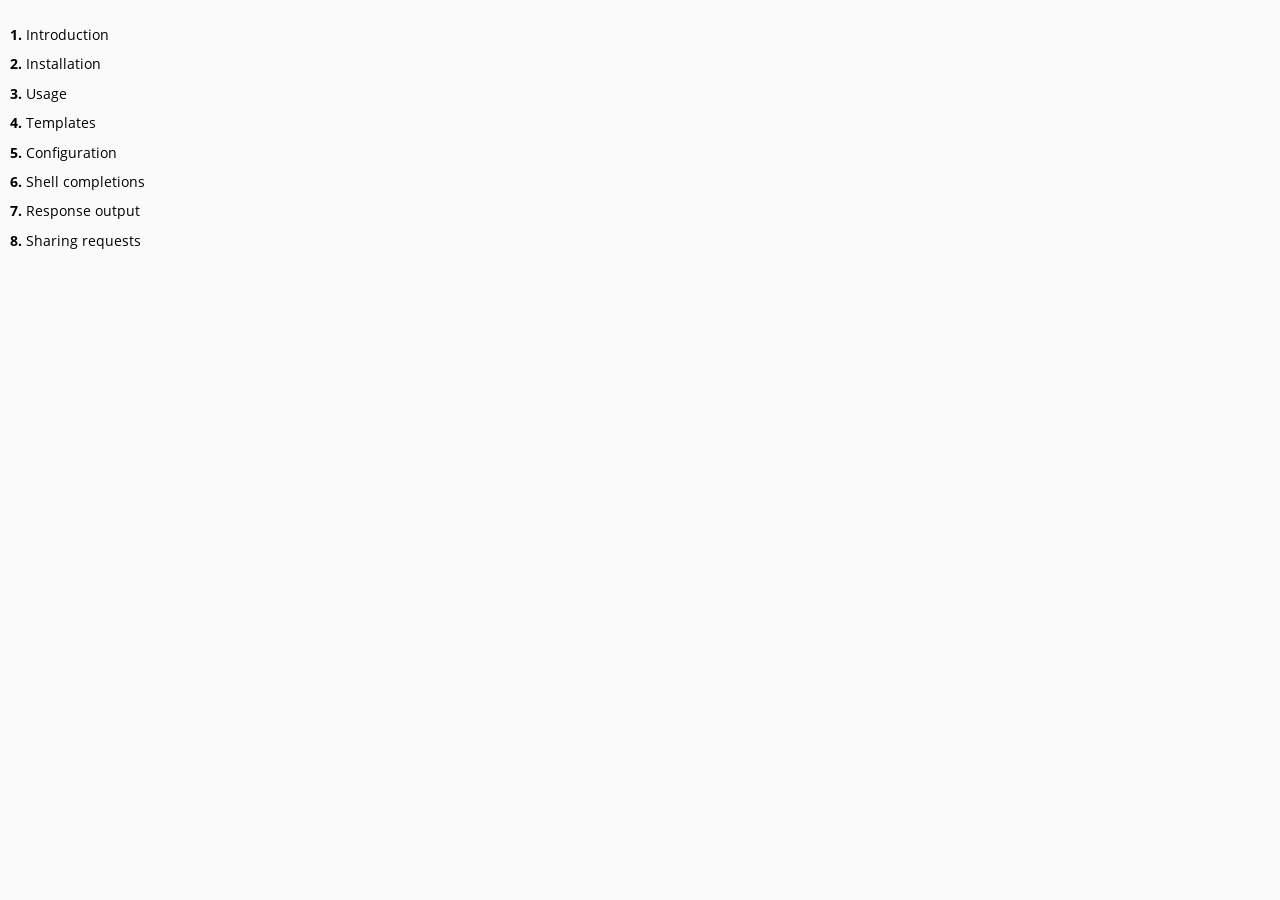
<file: toc.html>
<!DOCTYPE HTML>
<html lang="en" class="ayu" dir="ltr">
    <head>
        <!-- sidebar iframe generated using mdBook

        This is a frame, and not included directly in the page, to control the total size of the
        book. The TOC contains an entry for each page, so if each page includes a copy of the TOC,
        the total size of the page becomes O(n**2).

        The frame is only used as a fallback when JS is turned off. When it's on, the sidebar is
        instead added to the main page by `toc.js` instead. The JavaScript mode is better
        because, when running in a `file:///` URL, the iframed page would not be Same-Origin as
        the rest of the page, so the sidebar and the main page theme would fall out of sync.
        -->
        <meta charset="UTF-8">
        <meta name="robots" content="noindex">
        <!-- Custom HTML head -->
        <meta name="viewport" content="width=device-width, initial-scale=1">
        <meta name="theme-color" content="#ffffff">
        <link rel="stylesheet" href="css/variables-8adf115d.css">
        <link rel="stylesheet" href="css/general-2459343d.css">
        <link rel="stylesheet" href="css/chrome-ae938929.css">
        <link rel="stylesheet" href="css/print-9e4910d8.css" media="print">
        <!-- Fonts -->
        <link rel="stylesheet" href="fonts/fonts-9644e21d.css">
        <!-- Custom theme stylesheets -->
    </head>
    <body class="sidebar-iframe-inner">
        <ol class="chapter"><li class="chapter-item expanded "><span class="chapter-link-wrapper"><a href="introduction.html" target="_parent"><strong aria-hidden="true">1.</strong> Introduction</a></span></li><li class="chapter-item expanded "><span class="chapter-link-wrapper"><a href="installation.html" target="_parent"><strong aria-hidden="true">2.</strong> Installation</a></span></li><li class="chapter-item expanded "><span class="chapter-link-wrapper"><a href="usage.html" target="_parent"><strong aria-hidden="true">3.</strong> Usage</a></span></li><li class="chapter-item expanded "><span class="chapter-link-wrapper"><a href="templates.html" target="_parent"><strong aria-hidden="true">4.</strong> Templates</a></span></li><li class="chapter-item expanded "><span class="chapter-link-wrapper"><a href="configuration.html" target="_parent"><strong aria-hidden="true">5.</strong> Configuration</a></span></li><li class="chapter-item expanded "><span class="chapter-link-wrapper"><a href="completions.html" target="_parent"><strong aria-hidden="true">6.</strong> Shell completions</a></span></li><li class="chapter-item expanded "><span class="chapter-link-wrapper"><a href="output.html" target="_parent"><strong aria-hidden="true">7.</strong> Response output</a></span></li><li class="chapter-item expanded "><span class="chapter-link-wrapper"><a href="sharing.html" target="_parent"><strong aria-hidden="true">8.</strong> Sharing requests</a></span></li></ol>
    </body>
</html>
</file>
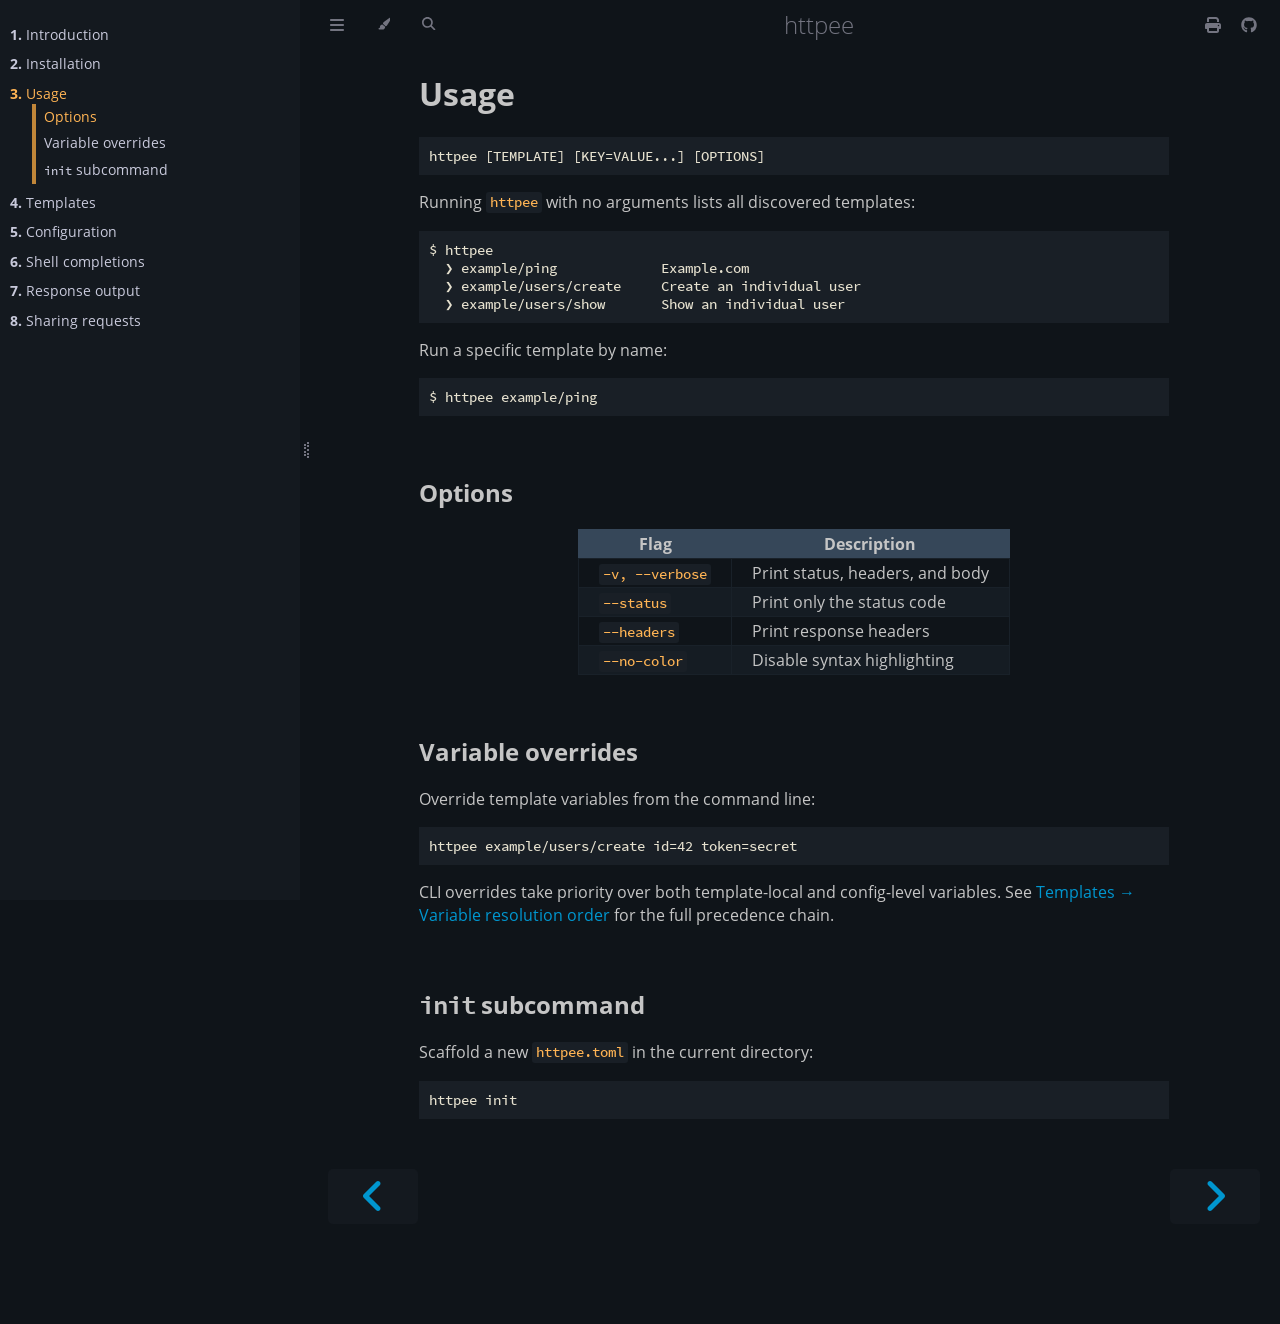
<file: usage.html>
<!DOCTYPE HTML>
<html lang="en" class="ayu sidebar-visible" dir="ltr">
    <head>
        <!-- Book generated using mdBook -->
        <meta charset="UTF-8">
        <title>Usage - httpee</title>


        <!-- Custom HTML head -->

        <meta name="description" content="Run HTTP requests from TOML templates.">
        <meta name="viewport" content="width=device-width, initial-scale=1">
        <meta name="theme-color" content="#ffffff">

        <link rel="icon" href="favicon-de23e50b.svg">
        <link rel="shortcut icon" href="favicon-8114d1fc.png">
        <link rel="stylesheet" href="css/variables-8adf115d.css">
        <link rel="stylesheet" href="css/general-2459343d.css">
        <link rel="stylesheet" href="css/chrome-ae938929.css">
        <link rel="stylesheet" href="css/print-9e4910d8.css" media="print">

        <!-- Fonts -->
        <link rel="stylesheet" href="fonts/fonts-9644e21d.css">

        <!-- Highlight.js Stylesheets -->
        <link rel="stylesheet" id="mdbook-highlight-css" href="highlight-493f70e1.css">
        <link rel="stylesheet" id="mdbook-tomorrow-night-css" href="tomorrow-night-4c0ae647.css">
        <link rel="stylesheet" id="mdbook-ayu-highlight-css" href="ayu-highlight-3fdfc3ac.css">

        <!-- Custom theme stylesheets -->


        <!-- Provide site root and default themes to javascript -->
        <script>
            const path_to_root = "";
            const default_light_theme = "ayu";
            const default_dark_theme = "ayu";
            window.path_to_searchindex_js = "searchindex-cf37d1ae.js";
        </script>
        <!-- Start loading toc.js asap -->
        <script src="toc-38385d4e.js"></script>
    </head>
    <body>
    <div id="mdbook-help-container">
        <div id="mdbook-help-popup">
            <h2 class="mdbook-help-title">Keyboard shortcuts</h2>
            <div>
                <p>Press <kbd>←</kbd> or <kbd>→</kbd> to navigate between chapters</p>
                <p>Press <kbd>S</kbd> or <kbd>/</kbd> to search in the book</p>
                <p>Press <kbd>?</kbd> to show this help</p>
                <p>Press <kbd>Esc</kbd> to hide this help</p>
            </div>
        </div>
    </div>
    <div id="mdbook-body-container">
        <!-- Work around some values being stored in localStorage wrapped in quotes -->
        <script>
            try {
                let theme = localStorage.getItem('mdbook-theme');
                let sidebar = localStorage.getItem('mdbook-sidebar');

                if (theme.startsWith('"') && theme.endsWith('"')) {
                    localStorage.setItem('mdbook-theme', theme.slice(1, theme.length - 1));
                }

                if (sidebar.startsWith('"') && sidebar.endsWith('"')) {
                    localStorage.setItem('mdbook-sidebar', sidebar.slice(1, sidebar.length - 1));
                }
            } catch (e) { }
        </script>

        <!-- Set the theme before any content is loaded, prevents flash -->
        <script>
            const default_theme = window.matchMedia("(prefers-color-scheme: dark)").matches ? default_dark_theme : default_light_theme;
            let theme;
            try { theme = localStorage.getItem('mdbook-theme'); } catch(e) { }
            if (theme === null || theme === undefined) { theme = default_theme; }
            const html = document.documentElement;
            html.classList.remove('ayu')
            html.classList.add(theme);
            html.classList.add("js");
        </script>

        <input type="checkbox" id="mdbook-sidebar-toggle-anchor" class="hidden">

        <!-- Hide / unhide sidebar before it is displayed -->
        <script>
            let sidebar = null;
            const sidebar_toggle = document.getElementById("mdbook-sidebar-toggle-anchor");
            if (document.body.clientWidth >= 1080) {
                try { sidebar = localStorage.getItem('mdbook-sidebar'); } catch(e) { }
                sidebar = sidebar || 'visible';
            } else {
                sidebar = 'hidden';
                sidebar_toggle.checked = false;
            }
            if (sidebar === 'visible') {
                sidebar_toggle.checked = true;
            } else {
                html.classList.remove('sidebar-visible');
            }
        </script>

        <nav id="mdbook-sidebar" class="sidebar" aria-label="Table of contents">
            <!-- populated by js -->
            <mdbook-sidebar-scrollbox class="sidebar-scrollbox"></mdbook-sidebar-scrollbox>
            <noscript>
                <iframe class="sidebar-iframe-outer" src="toc.html"></iframe>
            </noscript>
            <div id="mdbook-sidebar-resize-handle" class="sidebar-resize-handle">
                <div class="sidebar-resize-indicator"></div>
            </div>
        </nav>

        <div id="mdbook-page-wrapper" class="page-wrapper">

            <div class="page">
                <div id="mdbook-menu-bar-hover-placeholder"></div>
                <div id="mdbook-menu-bar" class="menu-bar sticky">
                    <div class="left-buttons">
                        <label id="mdbook-sidebar-toggle" class="icon-button" for="mdbook-sidebar-toggle-anchor" title="Toggle Table of Contents" aria-label="Toggle Table of Contents" aria-controls="mdbook-sidebar">
                            <span class=fa-svg><svg xmlns="http://www.w3.org/2000/svg" viewBox="0 0 448 512"><!--! Font Awesome Free 6.2.0 by @fontawesome - https://fontawesome.com License - https://fontawesome.com/license/free (Icons: CC BY 4.0, Fonts: SIL OFL 1.1, Code: MIT License) Copyright 2022 Fonticons, Inc. --><path d="M0 96C0 78.3 14.3 64 32 64H416c17.7 0 32 14.3 32 32s-14.3 32-32 32H32C14.3 128 0 113.7 0 96zM0 256c0-17.7 14.3-32 32-32H416c17.7 0 32 14.3 32 32s-14.3 32-32 32H32c-17.7 0-32-14.3-32-32zM448 416c0 17.7-14.3 32-32 32H32c-17.7 0-32-14.3-32-32s14.3-32 32-32H416c17.7 0 32 14.3 32 32z"/></svg></span>
                        </label>
                        <button id="mdbook-theme-toggle" class="icon-button" type="button" title="Change theme" aria-label="Change theme" aria-haspopup="true" aria-expanded="false" aria-controls="mdbook-theme-list">
                            <span class=fa-svg><svg xmlns="http://www.w3.org/2000/svg" viewBox="0 0 576 512"><!--! Font Awesome Free 6.2.0 by @fontawesome - https://fontawesome.com License - https://fontawesome.com/license/free (Icons: CC BY 4.0, Fonts: SIL OFL 1.1, Code: MIT License) Copyright 2022 Fonticons, Inc. --><path d="M371.3 367.1c27.3-3.9 51.9-19.4 67.2-42.9L600.2 74.1c12.6-19.5 9.4-45.3-7.6-61.2S549.7-4.4 531.1 9.6L294.4 187.2c-24 18-38.2 46.1-38.4 76.1L371.3 367.1zm-19.6 25.4l-116-104.4C175.9 290.3 128 339.6 128 400c0 3.9 .2 7.8 .6 11.6c1.8 17.5-10.2 36.4-27.8 36.4H96c-17.7 0-32 14.3-32 32s14.3 32 32 32H240c61.9 0 112-50.1 112-112c0-2.5-.1-5-.2-7.5z"/></svg></span>
                        </button>
                        <ul id="mdbook-theme-list" class="theme-popup" aria-label="Themes" role="menu">
                            <li role="none"><button role="menuitem" class="theme" id="mdbook-theme-default_theme">Auto</button></li>
                            <li role="none"><button role="menuitem" class="theme" id="mdbook-theme-light">Light</button></li>
                            <li role="none"><button role="menuitem" class="theme" id="mdbook-theme-rust">Rust</button></li>
                            <li role="none"><button role="menuitem" class="theme" id="mdbook-theme-coal">Coal</button></li>
                            <li role="none"><button role="menuitem" class="theme" id="mdbook-theme-navy">Navy</button></li>
                            <li role="none"><button role="menuitem" class="theme" id="mdbook-theme-ayu">Ayu</button></li>
                        </ul>
                        <button id="mdbook-search-toggle" class="icon-button" type="button" title="Search (`/`)" aria-label="Toggle Searchbar" aria-expanded="false" aria-keyshortcuts="/ s" aria-controls="mdbook-searchbar">
                            <span class=fa-svg><svg xmlns="http://www.w3.org/2000/svg" viewBox="0 0 512 512"><!--! Font Awesome Free 6.2.0 by @fontawesome - https://fontawesome.com License - https://fontawesome.com/license/free (Icons: CC BY 4.0, Fonts: SIL OFL 1.1, Code: MIT License) Copyright 2022 Fonticons, Inc. --><path d="M416 208c0 45.9-14.9 88.3-40 122.7L502.6 457.4c12.5 12.5 12.5 32.8 0 45.3s-32.8 12.5-45.3 0L330.7 376c-34.4 25.2-76.8 40-122.7 40C93.1 416 0 322.9 0 208S93.1 0 208 0S416 93.1 416 208zM208 352c79.5 0 144-64.5 144-144s-64.5-144-144-144S64 128.5 64 208s64.5 144 144 144z"/></svg></span>
                        </button>
                    </div>

                    <h1 class="menu-title">httpee</h1>

                    <div class="right-buttons">
                        <a href="print.html" title="Print this book" aria-label="Print this book">
                            <span class=fa-svg id="print-button"><svg xmlns="http://www.w3.org/2000/svg" viewBox="0 0 512 512"><!--! Font Awesome Free 6.2.0 by @fontawesome - https://fontawesome.com License - https://fontawesome.com/license/free (Icons: CC BY 4.0, Fonts: SIL OFL 1.1, Code: MIT License) Copyright 2022 Fonticons, Inc. --><path d="M128 0C92.7 0 64 28.7 64 64v96h64V64H354.7L384 93.3V160h64V93.3c0-17-6.7-33.3-18.7-45.3L400 18.7C388 6.7 371.7 0 354.7 0H128zM384 352v32 64H128V384 368 352H384zm64 32h32c17.7 0 32-14.3 32-32V256c0-35.3-28.7-64-64-64H64c-35.3 0-64 28.7-64 64v96c0 17.7 14.3 32 32 32H64v64c0 35.3 28.7 64 64 64H384c35.3 0 64-28.7 64-64V384zm-16-88c-13.3 0-24-10.7-24-24s10.7-24 24-24s24 10.7 24 24s-10.7 24-24 24z"/></svg></span>
                        </a>
                        <a href="https://github.com/gmartsenkov/httpee" title="Git repository" aria-label="Git repository">
                            <span class=fa-svg><svg xmlns="http://www.w3.org/2000/svg" viewBox="0 0 496 512"><!--! Font Awesome Free 6.2.0 by @fontawesome - https://fontawesome.com License - https://fontawesome.com/license/free (Icons: CC BY 4.0, Fonts: SIL OFL 1.1, Code: MIT License) Copyright 2022 Fonticons, Inc. --><path d="M165.9 397.4c0 2-2.3 3.6-5.2 3.6-3.3.3-5.6-1.3-5.6-3.6 0-2 2.3-3.6 5.2-3.6 3-.3 5.6 1.3 5.6 3.6zm-31.1-4.5c-.7 2 1.3 4.3 4.3 4.9 2.6 1 5.6 0 6.2-2s-1.3-4.3-4.3-5.2c-2.6-.7-5.5.3-6.2 2.3zm44.2-1.7c-2.9.7-4.9 2.6-4.6 4.9.3 2 2.9 3.3 5.9 2.6 2.9-.7 4.9-2.6 4.6-4.6-.3-1.9-3-3.2-5.9-2.9zM244.8 8C106.1 8 0 113.3 0 252c0 110.9 69.8 205.8 169.5 239.2 12.8 2.3 17.3-5.6 17.3-12.1 0-6.2-.3-40.4-.3-61.4 0 0-70 15-84.7-29.8 0 0-11.4-29.1-27.8-36.6 0 0-22.9-15.7 1.6-15.4 0 0 24.9 2 38.6 25.8 21.9 38.6 58.6 27.5 72.9 20.9 2.3-16 8.8-27.1 16-33.7-55.9-6.2-112.3-14.3-112.3-110.5 0-27.5 7.6-41.3 23.6-58.9-2.6-6.5-11.1-33.3 2.6-67.9 20.9-6.5 69 27 69 27 20-5.6 41.5-8.5 62.8-8.5s42.8 2.9 62.8 8.5c0 0 48.1-33.6 69-27 13.7 34.7 5.2 61.4 2.6 67.9 16 17.7 25.8 31.5 25.8 58.9 0 96.5-58.9 104.2-114.8 110.5 9.2 7.9 17 22.9 17 46.4 0 33.7-.3 75.4-.3 83.6 0 6.5 4.6 14.4 17.3 12.1C428.2 457.8 496 362.9 496 252 496 113.3 383.5 8 244.8 8zM97.2 352.9c-1.3 1-1 3.3.7 5.2 1.6 1.6 3.9 2.3 5.2 1 1.3-1 1-3.3-.7-5.2-1.6-1.6-3.9-2.3-5.2-1zm-10.8-8.1c-.7 1.3.3 2.9 2.3 3.9 1.6 1 3.6.7 4.3-.7.7-1.3-.3-2.9-2.3-3.9-2-.6-3.6-.3-4.3.7zm32.4 35.6c-1.6 1.3-1 4.3 1.3 6.2 2.3 2.3 5.2 2.6 6.5 1 1.3-1.3.7-4.3-1.3-6.2-2.2-2.3-5.2-2.6-6.5-1zm-11.4-14.7c-1.6 1-1.6 3.6 0 5.9 1.6 2.3 4.3 3.3 5.6 2.3 1.6-1.3 1.6-3.9 0-6.2-1.4-2.3-4-3.3-5.6-2z"/></svg></span>
                        </a>

                    </div>
                </div>

                <div id="mdbook-search-wrapper" class="hidden">
                    <form id="mdbook-searchbar-outer" class="searchbar-outer">
                        <div class="search-wrapper">
                            <input type="search" id="mdbook-searchbar" name="searchbar" placeholder="Search this book ..." aria-controls="mdbook-searchresults-outer" aria-describedby="searchresults-header">
                            <div class="spinner-wrapper">
                                <span class=fa-svg id="fa-spin"><svg xmlns="http://www.w3.org/2000/svg" viewBox="0 0 512 512"><!--! Font Awesome Free 6.2.0 by @fontawesome - https://fontawesome.com License - https://fontawesome.com/license/free (Icons: CC BY 4.0, Fonts: SIL OFL 1.1, Code: MIT License) Copyright 2022 Fonticons, Inc. --><path d="M304 48c0-26.5-21.5-48-48-48s-48 21.5-48 48s21.5 48 48 48s48-21.5 48-48zm0 416c0-26.5-21.5-48-48-48s-48 21.5-48 48s21.5 48 48 48s48-21.5 48-48zM48 304c26.5 0 48-21.5 48-48s-21.5-48-48-48s-48 21.5-48 48s21.5 48 48 48zm464-48c0-26.5-21.5-48-48-48s-48 21.5-48 48s21.5 48 48 48s48-21.5 48-48zM142.9 437c18.7-18.7 18.7-49.1 0-67.9s-49.1-18.7-67.9 0s-18.7 49.1 0 67.9s49.1 18.7 67.9 0zm0-294.2c18.7-18.7 18.7-49.1 0-67.9S93.7 56.2 75 75s-18.7 49.1 0 67.9s49.1 18.7 67.9 0zM369.1 437c18.7 18.7 49.1 18.7 67.9 0s18.7-49.1 0-67.9s-49.1-18.7-67.9 0s-18.7 49.1 0 67.9z"/></svg></span>
                            </div>
                        </div>
                    </form>
                    <div id="mdbook-searchresults-outer" class="searchresults-outer hidden">
                        <div id="mdbook-searchresults-header" class="searchresults-header"></div>
                        <ul id="mdbook-searchresults">
                        </ul>
                    </div>
                </div>

                <!-- Apply ARIA attributes after the sidebar and the sidebar toggle button are added to the DOM -->
                <script>
                    document.getElementById('mdbook-sidebar-toggle').setAttribute('aria-expanded', sidebar === 'visible');
                    document.getElementById('mdbook-sidebar').setAttribute('aria-hidden', sidebar !== 'visible');
                    Array.from(document.querySelectorAll('#mdbook-sidebar a')).forEach(function(link) {
                        link.setAttribute('tabIndex', sidebar === 'visible' ? 0 : -1);
                    });
                </script>

                <div id="mdbook-content" class="content">
                    <main>
                        <h1 id="usage"><a class="header" href="#usage">Usage</a></h1>
<pre><code>httpee [TEMPLATE] [KEY=VALUE...] [OPTIONS]
</code></pre>
<p>Running <code>httpee</code> with no arguments lists all discovered templates:</p>
<pre><code>$ httpee
  ❯ example/ping             Example.com
  ❯ example/users/create     Create an individual user
  ❯ example/users/show       Show an individual user
</code></pre>
<p>Run a specific template by name:</p>
<pre><code>$ httpee example/ping
</code></pre>
<h2 id="options"><a class="header" href="#options">Options</a></h2>
<div class="table-wrapper">
<table>
<thead>
<tr><th>Flag</th><th>Description</th></tr>
</thead>
<tbody>
<tr><td><code>-v, --verbose</code></td><td>Print status, headers, and body</td></tr>
<tr><td><code>--status</code></td><td>Print only the status code</td></tr>
<tr><td><code>--headers</code></td><td>Print response headers</td></tr>
<tr><td><code>--no-color</code></td><td>Disable syntax highlighting</td></tr>
</tbody>
</table>
</div>
<h2 id="variable-overrides"><a class="header" href="#variable-overrides">Variable overrides</a></h2>
<p>Override template variables from the command line:</p>
<pre><code>httpee example/users/create id=42 token=secret
</code></pre>
<p>CLI overrides take priority over both template-local and config-level
variables. See <a href="./templates.html#variable-resolution-order">Templates → Variable resolution order</a>
for the full precedence chain.</p>
<h2 id="init-subcommand"><a class="header" href="#init-subcommand"><code>init</code> subcommand</a></h2>
<p>Scaffold a new <code>httpee.toml</code> in the current directory:</p>
<pre><code>httpee init
</code></pre>

                    </main>

                    <nav class="nav-wrapper" aria-label="Page navigation">
                        <!-- Mobile navigation buttons -->
                            <a rel="prev" href="installation.html" class="mobile-nav-chapters previous" title="Previous chapter" aria-label="Previous chapter" aria-keyshortcuts="Left">
                                <span class=fa-svg><svg xmlns="http://www.w3.org/2000/svg" viewBox="0 0 320 512"><!--! Font Awesome Free 6.2.0 by @fontawesome - https://fontawesome.com License - https://fontawesome.com/license/free (Icons: CC BY 4.0, Fonts: SIL OFL 1.1, Code: MIT License) Copyright 2022 Fonticons, Inc. --><path d="M41.4 233.4c-12.5 12.5-12.5 32.8 0 45.3l160 160c12.5 12.5 32.8 12.5 45.3 0s12.5-32.8 0-45.3L109.3 256 246.6 118.6c12.5-12.5 12.5-32.8 0-45.3s-32.8-12.5-45.3 0l-160 160z"/></svg></span>
                            </a>

                            <a rel="next prefetch" href="templates.html" class="mobile-nav-chapters next" title="Next chapter" aria-label="Next chapter" aria-keyshortcuts="Right">
                                <span class=fa-svg><svg xmlns="http://www.w3.org/2000/svg" viewBox="0 0 320 512"><!--! Font Awesome Free 6.2.0 by @fontawesome - https://fontawesome.com License - https://fontawesome.com/license/free (Icons: CC BY 4.0, Fonts: SIL OFL 1.1, Code: MIT License) Copyright 2022 Fonticons, Inc. --><path d="M278.6 233.4c12.5 12.5 12.5 32.8 0 45.3l-160 160c-12.5 12.5-32.8 12.5-45.3 0s-12.5-32.8 0-45.3L210.7 256 73.4 118.6c-12.5-12.5-12.5-32.8 0-45.3s32.8-12.5 45.3 0l160 160z"/></svg></span>
                            </a>

                        <div style="clear: both"></div>
                    </nav>
                </div>
            </div>

            <nav class="nav-wide-wrapper" aria-label="Page navigation">
                    <a rel="prev" href="installation.html" class="nav-chapters previous" title="Previous chapter" aria-label="Previous chapter" aria-keyshortcuts="Left">
                        <span class=fa-svg><svg xmlns="http://www.w3.org/2000/svg" viewBox="0 0 320 512"><!--! Font Awesome Free 6.2.0 by @fontawesome - https://fontawesome.com License - https://fontawesome.com/license/free (Icons: CC BY 4.0, Fonts: SIL OFL 1.1, Code: MIT License) Copyright 2022 Fonticons, Inc. --><path d="M41.4 233.4c-12.5 12.5-12.5 32.8 0 45.3l160 160c12.5 12.5 32.8 12.5 45.3 0s12.5-32.8 0-45.3L109.3 256 246.6 118.6c12.5-12.5 12.5-32.8 0-45.3s-32.8-12.5-45.3 0l-160 160z"/></svg></span>
                    </a>

                    <a rel="next prefetch" href="templates.html" class="nav-chapters next" title="Next chapter" aria-label="Next chapter" aria-keyshortcuts="Right">
                        <span class=fa-svg><svg xmlns="http://www.w3.org/2000/svg" viewBox="0 0 320 512"><!--! Font Awesome Free 6.2.0 by @fontawesome - https://fontawesome.com License - https://fontawesome.com/license/free (Icons: CC BY 4.0, Fonts: SIL OFL 1.1, Code: MIT License) Copyright 2022 Fonticons, Inc. --><path d="M278.6 233.4c12.5 12.5 12.5 32.8 0 45.3l-160 160c-12.5 12.5-32.8 12.5-45.3 0s-12.5-32.8 0-45.3L210.7 256 73.4 118.6c-12.5-12.5-12.5-32.8 0-45.3s32.8-12.5 45.3 0l160 160z"/></svg></span>
                    </a>
            </nav>

        </div>

        <template id=fa-eye><span class=fa-svg><svg xmlns="http://www.w3.org/2000/svg" viewBox="0 0 576 512"><!--! Font Awesome Free 6.2.0 by @fontawesome - https://fontawesome.com License - https://fontawesome.com/license/free (Icons: CC BY 4.0, Fonts: SIL OFL 1.1, Code: MIT License) Copyright 2022 Fonticons, Inc. --><path d="M288 32c-80.8 0-145.5 36.8-192.6 80.6C48.6 156 17.3 208 2.5 243.7c-3.3 7.9-3.3 16.7 0 24.6C17.3 304 48.6 356 95.4 399.4C142.5 443.2 207.2 480 288 480s145.5-36.8 192.6-80.6c46.8-43.5 78.1-95.4 93-131.1c3.3-7.9 3.3-16.7 0-24.6c-14.9-35.7-46.2-87.7-93-131.1C433.5 68.8 368.8 32 288 32zM432 256c0 79.5-64.5 144-144 144s-144-64.5-144-144s64.5-144 144-144s144 64.5 144 144zM288 192c0 35.3-28.7 64-64 64c-11.5 0-22.3-3-31.6-8.4c-.2 2.8-.4 5.5-.4 8.4c0 53 43 96 96 96s96-43 96-96s-43-96-96-96c-2.8 0-5.6 .1-8.4 .4c5.3 9.3 8.4 20.1 8.4 31.6z"/></svg></span></template>
        <template id=fa-eye-slash><span class=fa-svg><svg xmlns="http://www.w3.org/2000/svg" viewBox="0 0 640 512"><!--! Font Awesome Free 6.2.0 by @fontawesome - https://fontawesome.com License - https://fontawesome.com/license/free (Icons: CC BY 4.0, Fonts: SIL OFL 1.1, Code: MIT License) Copyright 2022 Fonticons, Inc. --><path d="M38.8 5.1C28.4-3.1 13.3-1.2 5.1 9.2S-1.2 34.7 9.2 42.9l592 464c10.4 8.2 25.5 6.3 33.7-4.1s6.3-25.5-4.1-33.7L525.6 386.7c39.6-40.6 66.4-86.1 79.9-118.4c3.3-7.9 3.3-16.7 0-24.6c-14.9-35.7-46.2-87.7-93-131.1C465.5 68.8 400.8 32 320 32c-68.2 0-125 26.3-169.3 60.8L38.8 5.1zM223.1 149.5C248.6 126.2 282.7 112 320 112c79.5 0 144 64.5 144 144c0 24.9-6.3 48.3-17.4 68.7L408 294.5c5.2-11.8 8-24.8 8-38.5c0-53-43-96-96-96c-2.8 0-5.6 .1-8.4 .4c5.3 9.3 8.4 20.1 8.4 31.6c0 10.2-2.4 19.8-6.6 28.3l-90.3-70.8zm223.1 298L373 389.9c-16.4 6.5-34.3 10.1-53 10.1c-79.5 0-144-64.5-144-144c0-6.9 .5-13.6 1.4-20.2L83.1 161.5C60.3 191.2 44 220.8 34.5 243.7c-3.3 7.9-3.3 16.7 0 24.6c14.9 35.7 46.2 87.7 93 131.1C174.5 443.2 239.2 480 320 480c47.8 0 89.9-12.9 126.2-32.5z"/></svg></span></template>
        <template id=fa-copy><span class=fa-svg><svg xmlns="http://www.w3.org/2000/svg" viewBox="0 0 512 512"><!--! Font Awesome Free 6.2.0 by @fontawesome - https://fontawesome.com License - https://fontawesome.com/license/free (Icons: CC BY 4.0, Fonts: SIL OFL 1.1, Code: MIT License) Copyright 2022 Fonticons, Inc. --><path d="M502.6 70.63l-61.25-61.25C435.4 3.371 427.2 0 418.7 0H255.1c-35.35 0-64 28.66-64 64l.0195 256C192 355.4 220.7 384 256 384h192c35.2 0 64-28.8 64-64V93.25C512 84.77 508.6 76.63 502.6 70.63zM464 320c0 8.836-7.164 16-16 16H255.1c-8.838 0-16-7.164-16-16L239.1 64.13c0-8.836 7.164-16 16-16h128L384 96c0 17.67 14.33 32 32 32h47.1V320zM272 448c0 8.836-7.164 16-16 16H63.1c-8.838 0-16-7.164-16-16L47.98 192.1c0-8.836 7.164-16 16-16H160V128H63.99c-35.35 0-64 28.65-64 64l.0098 256C.002 483.3 28.66 512 64 512h192c35.2 0 64-28.8 64-64v-32h-47.1L272 448z"/></svg></span></template>
        <template id=fa-play><span class=fa-svg><svg xmlns="http://www.w3.org/2000/svg" viewBox="0 0 384 512"><!--! Font Awesome Free 6.2.0 by @fontawesome - https://fontawesome.com License - https://fontawesome.com/license/free (Icons: CC BY 4.0, Fonts: SIL OFL 1.1, Code: MIT License) Copyright 2022 Fonticons, Inc. --><path d="M73 39c-14.8-9.1-33.4-9.4-48.5-.9S0 62.6 0 80V432c0 17.4 9.4 33.4 24.5 41.9s33.7 8.1 48.5-.9L361 297c14.3-8.7 23-24.2 23-41s-8.7-32.2-23-41L73 39z"/></svg></span></template>
        <template id=fa-clock-rotate-left><span class=fa-svg><svg xmlns="http://www.w3.org/2000/svg" viewBox="0 0 512 512"><!--! Font Awesome Free 6.2.0 by @fontawesome - https://fontawesome.com License - https://fontawesome.com/license/free (Icons: CC BY 4.0, Fonts: SIL OFL 1.1, Code: MIT License) Copyright 2022 Fonticons, Inc. --><path d="M75 75L41 41C25.9 25.9 0 36.6 0 57.9V168c0 13.3 10.7 24 24 24H134.1c21.4 0 32.1-25.9 17-41l-30.8-30.8C155 85.5 203 64 256 64c106 0 192 86 192 192s-86 192-192 192c-40.8 0-78.6-12.7-109.7-34.4c-14.5-10.1-34.4-6.6-44.6 7.9s-6.6 34.4 7.9 44.6C151.2 495 201.7 512 256 512c141.4 0 256-114.6 256-256S397.4 0 256 0C185.3 0 121.3 28.7 75 75zm181 53c-13.3 0-24 10.7-24 24V256c0 6.4 2.5 12.5 7 17l72 72c9.4 9.4 24.6 9.4 33.9 0s9.4-24.6 0-33.9l-65-65V152c0-13.3-10.7-24-24-24z"/></svg></span></template>



        <script>
            window.playground_copyable = true;
        </script>


        <script src="elasticlunr-ef4e11c1.min.js"></script>
        <script src="mark-09e88c2c.min.js"></script>
        <script src="searcher-c2a407aa.js"></script>

        <script src="clipboard-1626706a.min.js"></script>
        <script src="highlight-abc7f01d.js"></script>
        <script src="book-a0b12cfe.js"></script>

        <!-- Custom JS scripts -->



    </div>
    </body>
</html>
</file>
<file: css/variables-8adf115d.css>
/* Globals */

:root {
    --sidebar-target-width: 300px;
    --sidebar-width: min(var(--sidebar-target-width), 80vw);
    --sidebar-resize-indicator-width: 8px;
    --sidebar-resize-indicator-space: 2px;
    --page-padding: 15px;
    --content-max-width: 750px;
    --menu-bar-height: 50px;
    --mono-font: "Source Code Pro", Consolas, "Ubuntu Mono", Menlo, "DejaVu Sans Mono", monospace, monospace;
    --code-font-size: 0.875em; /* please adjust the ace font size accordingly in editor.js */
    --searchbar-margin-block-start: 5px;
}

/* Themes */

.ayu {
    --bg: hsl(210, 25%, 8%);
    --fg: #c5c5c5;

    --sidebar-bg: #14191f;
    --sidebar-fg: #c8c9db;
    --sidebar-non-existant: #5c6773;
    --sidebar-active: #ffb454;
    --sidebar-spacer: #2d334f;

    --scrollbar: var(--sidebar-fg);

    --icons: #737480;
    --icons-hover: #b7b9cc;

    --links: #0096cf;

    --inline-code-color: #ffb454;

    --theme-popup-bg: #14191f;
    --theme-popup-border: #5c6773;
    --theme-hover: #191f26;

    --quote-bg: hsl(226, 15%, 17%);
    --quote-border: hsl(226, 15%, 22%);

    --warning-border: #ff8e00;

    --table-border-color: hsl(210, 25%, 13%);
    --table-header-bg: hsl(210, 25%, 28%);
    --table-alternate-bg: hsl(210, 25%, 11%);

    --searchbar-border-color: #848484;
    --searchbar-bg: #424242;
    --searchbar-fg: #fff;
    --searchbar-shadow-color: #d4c89f;
    --searchresults-header-fg: #666;
    --searchresults-border-color: #888;
    --searchresults-li-bg: #252932;
    --search-mark-bg: #e3b171;

    --color-scheme: dark;

    /* Same as `--icons` */
    --copy-button-filter: invert(45%) sepia(6%) saturate(621%) hue-rotate(198deg) brightness(99%) contrast(85%);
    /* Same as `--sidebar-active` */
    --copy-button-filter-hover: invert(68%) sepia(55%) saturate(531%) hue-rotate(341deg) brightness(104%) contrast(101%);

    --footnote-highlight: #2668a6;

    --overlay-bg: rgba(33, 40, 48, 0.4);

    --blockquote-note-color: #74b9ff;
    --blockquote-tip-color: #09ca09;
    --blockquote-important-color: #d3abff;
    --blockquote-warning-color: #f0b72f;
    --blockquote-caution-color: #f21424;

    --sidebar-header-border-color: #c18639;
}

.coal {
    --bg: hsl(200, 7%, 8%);
    --fg: #98a3ad;

    --sidebar-bg: #292c2f;
    --sidebar-fg: #a1adb8;
    --sidebar-non-existant: #505254;
    --sidebar-active: #3473ad;
    --sidebar-spacer: #393939;

    --scrollbar: var(--sidebar-fg);

    --icons: #43484d;
    --icons-hover: #b3c0cc;

    --links: #2b79a2;

    --inline-code-color: #c5c8c6;

    --theme-popup-bg: #141617;
    --theme-popup-border: #43484d;
    --theme-hover: #1f2124;

    --quote-bg: hsl(234, 21%, 18%);
    --quote-border: hsl(234, 21%, 23%);

    --warning-border: #ff8e00;

    --table-border-color: hsl(200, 7%, 13%);
    --table-header-bg: hsl(200, 7%, 28%);
    --table-alternate-bg: hsl(200, 7%, 11%);

    --searchbar-border-color: #aaa;
    --searchbar-bg: #b7b7b7;
    --searchbar-fg: #000;
    --searchbar-shadow-color: #aaa;
    --searchresults-header-fg: #666;
    --searchresults-border-color: #98a3ad;
    --searchresults-li-bg: #2b2b2f;
    --search-mark-bg: #355c7d;

    --color-scheme: dark;

    /* Same as `--icons` */
    --copy-button-filter: invert(26%) sepia(8%) saturate(575%) hue-rotate(169deg) brightness(87%) contrast(82%);
    /* Same as `--sidebar-active` */
    --copy-button-filter-hover: invert(36%) sepia(70%) saturate(503%) hue-rotate(167deg) brightness(98%) contrast(89%);

    --footnote-highlight: #4079ae;

    --overlay-bg: rgba(33, 40, 48, 0.4);

    --blockquote-note-color: #4493f8;
    --blockquote-tip-color: #08ae08;
    --blockquote-important-color: #ab7df8;
    --blockquote-warning-color: #d29922;
    --blockquote-caution-color: #d91b29;

    --sidebar-header-border-color: #3473ad;
}

.light, html:not(.js) {
    --bg: hsl(0, 0%, 100%);
    --fg: hsl(0, 0%, 0%);

    --sidebar-bg: #fafafa;
    --sidebar-fg: hsl(0, 0%, 0%);
    --sidebar-non-existant: #aaaaaa;
    --sidebar-active: #1f1fff;
    --sidebar-spacer: #f4f4f4;

    --scrollbar: #8F8F8F;

    --icons: #747474;
    --icons-hover: #000000;

    --links: #20609f;

    --inline-code-color: #301900;

    --theme-popup-bg: #fafafa;
    --theme-popup-border: #cccccc;
    --theme-hover: #e6e6e6;

    --quote-bg: hsl(197, 37%, 96%);
    --quote-border: hsl(197, 37%, 91%);

    --warning-border: #ff8e00;

    --table-border-color: hsl(0, 0%, 95%);
    --table-header-bg: hsl(0, 0%, 80%);
    --table-alternate-bg: hsl(0, 0%, 97%);

    --searchbar-border-color: #aaa;
    --searchbar-bg: #fafafa;
    --searchbar-fg: #000;
    --searchbar-shadow-color: #aaa;
    --searchresults-header-fg: #666;
    --searchresults-border-color: #888;
    --searchresults-li-bg: #e4f2fe;
    --search-mark-bg: #a2cff5;

    --color-scheme: light;

    /* Same as `--icons` */
    --copy-button-filter: invert(45.49%);
    /* Same as `--sidebar-active` */
    --copy-button-filter-hover: invert(14%) sepia(93%) saturate(4250%) hue-rotate(243deg) brightness(99%) contrast(130%);

    --footnote-highlight: #7e7eff;

    --overlay-bg: rgba(200, 200, 205, 0.4);

    --blockquote-note-color: #0969da;
    --blockquote-tip-color: #008000;
    --blockquote-important-color: #8250df;
    --blockquote-warning-color: #9a6700;
    --blockquote-caution-color: #b52731;

    --sidebar-header-border-color: #6e6edb;
}

.navy {
    --bg: hsl(226, 23%, 11%);
    --fg: #bcbdd0;

    --sidebar-bg: #282d3f;
    --sidebar-fg: #c8c9db;
    --sidebar-non-existant: #505274;
    --sidebar-active: #2b79a2;
    --sidebar-spacer: #2d334f;

    --scrollbar: var(--sidebar-fg);

    --icons: #737480;
    --icons-hover: #b7b9cc;

    --links: #2b79a2;

    --inline-code-color: #c5c8c6;

    --theme-popup-bg: #161923;
    --theme-popup-border: #737480;
    --theme-hover: #282e40;

    --quote-bg: hsl(226, 15%, 17%);
    --quote-border: hsl(226, 15%, 22%);

    --warning-border: #ff8e00;

    --table-border-color: hsl(226, 23%, 16%);
    --table-header-bg: hsl(226, 23%, 31%);
    --table-alternate-bg: hsl(226, 23%, 14%);

    --searchbar-border-color: #aaa;
    --searchbar-bg: #aeaec6;
    --searchbar-fg: #000;
    --searchbar-shadow-color: #aaa;
    --searchresults-header-fg: #5f5f71;
    --searchresults-border-color: #5c5c68;
    --searchresults-li-bg: #242430;
    --search-mark-bg: #a2cff5;

    --color-scheme: dark;

    /* Same as `--icons` */
    --copy-button-filter: invert(51%) sepia(10%) saturate(393%) hue-rotate(198deg) brightness(86%) contrast(87%);
    /* Same as `--sidebar-active` */
    --copy-button-filter-hover: invert(46%) sepia(20%) saturate(1537%) hue-rotate(156deg) brightness(85%) contrast(90%);

    --footnote-highlight: #4079ae;

    --overlay-bg: rgba(33, 40, 48, 0.4);

    --blockquote-note-color: #4493f8;
    --blockquote-tip-color: #09ca09;
    --blockquote-important-color: #ab7df8;
    --blockquote-warning-color: #d29922;
    --blockquote-caution-color: #f21424;

    --sidebar-header-border-color: #2f6ab5;
}

.rust {
    --bg: hsl(60, 9%, 87%);
    --fg: #262625;

    --sidebar-bg: #3b2e2a;
    --sidebar-fg: #c8c9db;
    --sidebar-non-existant: #505254;
    --sidebar-active: #e69f67;
    --sidebar-spacer: #45373a;

    --scrollbar: var(--sidebar-fg);

    --icons: #737480;
    --icons-hover: #262625;

    --links: #2b79a2;

    --inline-code-color: #6e6b5e;

    --theme-popup-bg: #e1e1db;
    --theme-popup-border: #b38f6b;
    --theme-hover: #99908a;

    --quote-bg: hsl(60, 5%, 75%);
    --quote-border: hsl(60, 5%, 70%);

    --warning-border: #ff8e00;

    --table-border-color: hsl(60, 9%, 82%);
    --table-header-bg: #b3a497;
    --table-alternate-bg: hsl(60, 9%, 84%);

    --searchbar-border-color: #aaa;
    --searchbar-bg: #fafafa;
    --searchbar-fg: #000;
    --searchbar-shadow-color: #aaa;
    --searchresults-header-fg: #666;
    --searchresults-border-color: #888;
    --searchresults-li-bg: #dec2a2;
    --search-mark-bg: #e69f67;

    /* Same as `--icons` */
    --copy-button-filter: invert(51%) sepia(10%) saturate(393%) hue-rotate(198deg) brightness(86%) contrast(87%);
    /* Same as `--sidebar-active` */
    --copy-button-filter-hover: invert(77%) sepia(16%) saturate(1798%) hue-rotate(328deg) brightness(98%) contrast(83%);

    --footnote-highlight: #d3a17a;

    --overlay-bg: rgba(150, 150, 150, 0.25);

    --blockquote-note-color: #023b95;
    --blockquote-tip-color: #007700;
    --blockquote-important-color: #8250df;
    --blockquote-warning-color: #603700;
    --blockquote-caution-color: #aa1721;

    --sidebar-header-border-color: #8c391f;
}

@media (prefers-color-scheme: dark) {
    html:not(.js) {
        --bg: hsl(200, 7%, 8%);
        --fg: #98a3ad;

        --sidebar-bg: #292c2f;
        --sidebar-fg: #a1adb8;
        --sidebar-non-existant: #505254;
        --sidebar-active: #3473ad;
        --sidebar-spacer: #393939;

        --scrollbar: var(--sidebar-fg);

        --icons: #43484d;
        --icons-hover: #b3c0cc;

        --links: #2b79a2;

        --inline-code-color: #c5c8c6;

        --theme-popup-bg: #141617;
        --theme-popup-border: #43484d;
        --theme-hover: #1f2124;

        --quote-bg: hsl(234, 21%, 18%);
        --quote-border: hsl(234, 21%, 23%);

        --warning-border: #ff8e00;

        --table-border-color: hsl(200, 7%, 13%);
        --table-header-bg: hsl(200, 7%, 28%);
        --table-alternate-bg: hsl(200, 7%, 11%);

        --searchbar-border-color: #aaa;
        --searchbar-bg: #b7b7b7;
        --searchbar-fg: #000;
        --searchbar-shadow-color: #aaa;
        --searchresults-header-fg: #666;
        --searchresults-border-color: #98a3ad;
        --searchresults-li-bg: #2b2b2f;
        --search-mark-bg: #355c7d;

        --color-scheme: dark;

        /* Same as `--icons` */
        --copy-button-filter: invert(26%) sepia(8%) saturate(575%) hue-rotate(169deg) brightness(87%) contrast(82%);
        /* Same as `--sidebar-active` */
        --copy-button-filter-hover: invert(36%) sepia(70%) saturate(503%) hue-rotate(167deg) brightness(98%) contrast(89%);

        --footnote-highlight: #4079ae;

        --overlay-bg: rgba(33, 40, 48, 0.4);

        --blockquote-note-color: #4493f8;
        --blockquote-tip-color: #08ae08;
        --blockquote-important-color: #ab7df8;
        --blockquote-warning-color: #d29922;
        --blockquote-caution-color: #d91b29;

        --sidebar-header-border-color: #3473ad;
    }
}
</file>
<file: css/general-2459343d.css>
/* Base styles and content styles */

:root {
    /* Browser default font-size is 16px, this way 1 rem = 10px */
    font-size: 62.5%;
    color-scheme: var(--color-scheme);
}

html {
    font-family: "Open Sans", sans-serif;
    color: var(--fg);
    background-color: var(--bg);
    text-size-adjust: none;
    -webkit-text-size-adjust: none;
}

body {
    margin: 0;
    font-size: 1.6rem;
    overflow-x: hidden;
}

code {
    font-family: var(--mono-font) !important;
    font-size: var(--code-font-size);
    direction: ltr !important;
}

/* make long words/inline code not x overflow */
main {
    overflow-wrap: break-word;
}

/* make wide tables scroll if they overflow */
.table-wrapper {
    overflow-x: auto;
}

/* Don't change font size in headers. */
h1 code, h2 code, h3 code, h4 code, h5 code, h6 code {
    font-size: unset;
}

.left { float: left; }
.right { float: right; }
.boring { opacity: 0.6; }
.hide-boring .boring { display: none; }
.hidden { display: none !important; }

h2, h3 { margin-block-start: 2.5em; }
h4, h5 { margin-block-start: 2em; }

.header + .header h3,
.header + .header h4,
.header + .header h5 {
    margin-block-start: 1em;
}

h1:target::before,
h2:target::before,
h3:target::before,
h4:target::before,
h5:target::before,
h6:target::before,
dt:target::before {
    display: inline-block;
    content: "»";
    margin-inline-start: -30px;
    width: 30px;
}

/* This is broken on Safari as of version 14, but is fixed
   in Safari Technology Preview 117 which I think will be Safari 14.2.
   https://bugs.webkit.org/show_bug.cgi?id=218076
*/
:target {
    /* Safari does not support logical properties */
    scroll-margin-top: calc(var(--menu-bar-height) + 0.5em);
}

.page {
    outline: 0;
    padding: 0 var(--page-padding);
    margin-block-start: calc(0px - var(--menu-bar-height)); /* Compensate for the #mdbook-menu-bar-hover-placeholder */
}
.page-wrapper {
    box-sizing: border-box;
    background-color: var(--bg);
}
html:not(.js) .page-wrapper,
.js:not(.sidebar-resizing) .page-wrapper {
    transition: margin-left 0.3s ease, transform 0.3s ease; /* Animation: slide away */
}
[dir=rtl]:not(.js) .page-wrapper,
[dir=rtl].js:not(.sidebar-resizing) .page-wrapper {
    transition: margin-right 0.3s ease, transform 0.3s ease; /* Animation: slide away */
}

.content {
    overflow-y: auto;
    padding: 0 5px 50px 5px;
}
.content main {
    margin-inline-start: auto;
    margin-inline-end: auto;
    max-width: var(--content-max-width);
}
.content p { line-height: 1.45em; }
.content ol { line-height: 1.45em; }
.content ul { line-height: 1.45em; }
.content a { text-decoration: none; }
.content a:hover { text-decoration: underline; }
.content img, .content video { max-width: 100%; }
.content .header:link,
.content .header:visited {
    color: var(--fg);
}
.content .header:link,
.content .header:visited:hover {
    text-decoration: none;
}

table {
    margin: 0 auto;
    border-collapse: collapse;
}
table td {
    padding: 3px 20px;
    border: 1px var(--table-border-color) solid;
}
table thead {
    background: var(--table-header-bg);
}
table thead td {
    font-weight: 700;
    border: none;
}
table thead th {
    padding: 3px 20px;
}
table thead tr {
    border: 1px var(--table-header-bg) solid;
}
/* Alternate background colors for rows */
table tbody tr:nth-child(2n) {
    background: var(--table-alternate-bg);
}


blockquote {
    margin: 20px 0;
    padding: 0 20px;
    color: var(--fg);
    background-color: var(--quote-bg);
    border-block-start: .1em solid var(--quote-border);
    border-block-end: .1em solid var(--quote-border);
}

/* TODO: Remove .warning in a future version of mdbook, it is replaced by
blockquote tags. */
.warning {
    margin: 20px;
    padding: 0 20px;
    border-inline-start: 2px solid var(--warning-border);
}

.warning:before {
    position: absolute;
    width: 3rem;
    height: 3rem;
    margin-inline-start: calc(-1.5rem - 21px);
    content: "ⓘ";
    text-align: center;
    background-color: var(--bg);
    color: var(--warning-border);
    font-weight: bold;
    font-size: 2rem;
}

blockquote .warning:before {
    background-color: var(--quote-bg);
}

kbd {
    background-color: var(--table-border-color);
    border-radius: 4px;
    border: solid 1px var(--theme-popup-border);
    box-shadow: inset 0 -1px 0 var(--theme-hover);
    display: inline-block;
    font-size: var(--code-font-size);
    font-family: var(--mono-font);
    line-height: 10px;
    padding: 4px 5px;
    vertical-align: middle;
}

sup {
    /* Set the line-height for superscript and footnote references so that there
       isn't an awkward space appearing above lines that contain the footnote.

       See https://github.com/rust-lang/mdBook/pull/2443#discussion_r1813773583
       for an explanation.
    */
    line-height: 0;
}

.footnote-definition {
    font-size: 0.9em;
}
/* The default spacing for a list is a little too large. */
.footnote-definition ul,
.footnote-definition ol {
    padding-left: 20px;
}
.footnote-definition > li {
    /* Required to position the ::before target */
    position: relative;
}
.footnote-definition > li:target {
    scroll-margin-top: 50vh;
}
.footnote-reference:target {
    scroll-margin-top: 50vh;
}
/* Draws a border around the footnote (including the marker) when it is selected.
   TODO: If there are multiple linkbacks, highlight which one you just came
   from so you know which one to click.
*/
.footnote-definition > li:target::before {
    border: 2px solid var(--footnote-highlight);
    border-radius: 6px;
    position: absolute;
    top: -8px;
    right: -8px;
    bottom: -8px;
    left: -32px;
    pointer-events: none;
    content: "";
}
/* Pulses the footnote reference so you can quickly see where you left off reading.
   This could use some improvement.
*/
@media not (prefers-reduced-motion) {
    .footnote-reference:target  {
        animation: fn-highlight 0.8s;
        border-radius: 2px;
    }

    @keyframes fn-highlight {
        from {
            background-color: var(--footnote-highlight);
        }
    }
}

.tooltiptext {
    position: absolute;
    visibility: hidden;
    color: #fff;
    background-color: #333;
    transform: translateX(-50%); /* Center by moving tooltip 50% of its width left */
    left: -8px; /* Half of the width of the icon */
    top: -35px;
    font-size: 0.8em;
    text-align: center;
    border-radius: 6px;
    padding: 5px 8px;
    margin: 5px;
    z-index: 1000;
}
.tooltipped .tooltiptext {
    visibility: visible;
}

.chapter li.part-title {
    color: var(--sidebar-fg);
    margin: 5px 0px;
    font-weight: bold;
}

.result-no-output {
    font-style: italic;
}

.fa-svg svg {
    width: 1em;
    height: 1em;
    fill: currentColor;
    margin-bottom: -0.1em;
}

dt {
    font-weight: bold;
    margin-top: 0.5em;
    margin-bottom: 0.1em;
}

/* This uses a CSS counter to add numbers to definitions, but only if there is
 more than one definition. */
dl, dt {
    counter-reset: dd-counter;
}

/* When there is more than one definition, increment the counter. The first
selector selects the first definition, and the second one selects definitions
2 and beyond.*/
dd:has(+ dd), dd + dd {
    counter-increment: dd-counter;
    /* Use flex display to help with positioning the numbers when there is a p
    tag inside the definition. */
    display: flex;
    align-items: flex-start;
}

/* Shows the counter for definitions. The first selector selects the first
definition, and the second one selections definitions 2 and beyond.*/
dd:has(+ dd)::before, dd + dd::before  {
    content: counter(dd-counter) ". ";
    font-weight: 600;
    display: inline-block;
    margin-right: 0.5em;
}

dd > p {
    /* For loose definitions that have a p tag inside, don't add a bunch of
    space before the definition. */
    margin-top: 0;
}

/* Remove some excess space from the bottom. */
.blockquote-tag p:last-child {
    margin-bottom: 2px;
}

.blockquote-tag {
    /* Add some padding to make the vertical bar a little taller than the text.*/
    padding: 2px 0px 2px 20px;
    /* Add a solid color bar on the left side. */
    border-inline-start-style: solid;
    border-inline-start-width: 4px;
    /* Disable the background color from normal blockquotes . */
    background-color: inherit;
    /* Disable border blocks from blockquotes. */
    border-block-start: none;
    border-block-end: none;
}

.blockquote-tag-title svg {
    fill: currentColor;
    /* Add space between the icon and the title. */
    margin-right: 8px;
}

.blockquote-tag-note {
    border-inline-start-color: var(--blockquote-note-color);
}

.blockquote-tag-tip {
    border-inline-start-color: var(--blockquote-tip-color);
}

.blockquote-tag-important {
    border-inline-start-color: var(--blockquote-important-color);
}

.blockquote-tag-warning {
    border-inline-start-color: var(--blockquote-warning-color);
}

.blockquote-tag-caution {
    border-inline-start-color: var(--blockquote-caution-color);
}

.blockquote-tag-note .blockquote-tag-title {
    color: var(--blockquote-note-color);
}

.blockquote-tag-tip .blockquote-tag-title {
    color: var(--blockquote-tip-color);
}

.blockquote-tag-important .blockquote-tag-title {
    color: var(--blockquote-important-color);
}

.blockquote-tag-warning .blockquote-tag-title {
    color: var(--blockquote-warning-color);
}

.blockquote-tag-caution .blockquote-tag-title {
    color: var(--blockquote-caution-color);
}

.blockquote-tag-title {
    /* Slightly increase the weight for more emphasis. */
    font-weight: 600;
    /* Vertically center the icon with the text. */
    display: flex;
    align-items: center;
    /* Remove default large margins for a more compact display. */
    margin: 2px 0 8px 0;
}

.blockquote-tag-title .fa-svg {
    fill: currentColor;
    /* Add some space between the icon and the text. */
    margin-right: 8px;
}
</file>
<file: css/chrome-ae938929.css>
/* CSS for UI elements (a.k.a. chrome) */

html {
    scrollbar-color: var(--scrollbar) transparent;
}
#mdbook-searchresults a,
.content a:link,
a:visited,
a > .hljs {
    color: var(--links);
}

/*
    mdbook-body-container is necessary because mobile browsers don't seem to like
    overflow-x on the body tag when there is a <meta name="viewport"> tag.
*/
#mdbook-body-container {
    /*
        This is used when the sidebar pushes the body content off the side of
        the screen on small screens. Without it, dragging on mobile Safari
        will want to reposition the viewport in a weird way.
    */
    overflow-x: clip;
}

/* Menu Bar */

#mdbook-menu-bar,
#mdbook-menu-bar-hover-placeholder {
    z-index: 101;
    margin: auto calc(0px - var(--page-padding));
}
#mdbook-menu-bar {
    position: relative;
    display: flex;
    flex-wrap: wrap;
    background-color: var(--bg);
    border-block-end-color: var(--bg);
    border-block-end-width: 1px;
    border-block-end-style: solid;
}
#mdbook-menu-bar.sticky,
#mdbook-menu-bar-hover-placeholder:hover + #mdbook-menu-bar,
#mdbook-menu-bar:hover,
html.sidebar-visible #mdbook-menu-bar {
    position: -webkit-sticky;
    position: sticky;
    top: 0 !important;
}
#mdbook-menu-bar-hover-placeholder {
    position: sticky;
    position: -webkit-sticky;
    top: 0;
    height: var(--menu-bar-height);
}
#mdbook-menu-bar.bordered {
    border-block-end-color: var(--table-border-color);
}
#mdbook-menu-bar .fa-svg, #mdbook-menu-bar .icon-button {
    position: relative;
    padding: 0 8px;
    z-index: 10;
    line-height: var(--menu-bar-height);
    cursor: pointer;
    transition: color 0.5s;
}
@media only screen and (max-width: 420px) {
    #mdbook-menu-bar .fa-svg, #mdbook-menu-bar .icon-button {
        padding: 0 5px;
    }
}

.icon-button {
    border: none;
    background: none;
    padding: 0;
    color: inherit;
}
.icon-button .fa-svg {
    margin: 0;
}

.right-buttons {
    margin: 0 15px;
}
.right-buttons a {
    text-decoration: none;
}

.left-buttons {
    display: flex;
    margin: 0 5px;
}
html:not(.js) .left-buttons button {
    display: none;
}

.menu-title {
    display: inline-block;
    font-weight: 200;
    font-size: 2.4rem;
    line-height: var(--menu-bar-height);
    text-align: center;
    margin: 0;
    flex: 1;
    white-space: nowrap;
    overflow: hidden;
    text-overflow: ellipsis;
}
.menu-title {
    cursor: pointer;
}

.menu-bar,
.menu-bar:visited,
.nav-chapters,
.nav-chapters:visited,
.mobile-nav-chapters,
.mobile-nav-chapters:visited,
.menu-bar .icon-button,
.menu-bar a .fa-svg {
    color: var(--icons);
}

.menu-bar .fa-svg:hover,
.menu-bar .icon-button:hover,
.nav-chapters:hover,
.mobile-nav-chapters .fa-svg:hover {
    color: var(--icons-hover);
}

/* Nav Icons */

.nav-chapters {
    font-size: 2.5em;
    text-align: center;
    text-decoration: none;

    position: fixed;
    top: 0;
    bottom: 0;
    margin: 0;
    max-width: 150px;
    min-width: 90px;

    display: flex;
    justify-content: center;
    align-content: center;
    flex-direction: column;

    transition: color 0.5s, background-color 0.5s;
}

.nav-chapters:hover {
    text-decoration: none;
    background-color: var(--theme-hover);
    transition: background-color 0.15s, color 0.15s;
}

.nav-wrapper {
    margin-block-start: 50px;
    display: none;
}

.mobile-nav-chapters {
    font-size: 2.5em;
    text-align: center;
    text-decoration: none;
    width: 90px;
    border-radius: 5px;
    background-color: var(--sidebar-bg);
}

/* Only Firefox supports flow-relative values */
.previous { float: left; }
[dir=rtl] .previous { float: right; }

/* Only Firefox supports flow-relative values */
.next {
    float: right;
    right: var(--page-padding);
}
[dir=rtl] .next {
    float: left;
    right: unset;
    left: var(--page-padding);
}

@media only screen and (max-width: 1080px) {
    .nav-wide-wrapper { display: none; }
    .nav-wrapper { display: block; }
}

/* sidebar-visible */
@media only screen and (max-width: 1380px) {
    #mdbook-sidebar-toggle-anchor:checked ~ .page-wrapper .nav-wide-wrapper { display: none; }
    #mdbook-sidebar-toggle-anchor:checked ~ .page-wrapper .nav-wrapper { display: block; }
}

/* Inline code */

:not(pre) > .hljs {
    display: inline;
    padding: 0.1em 0.3em;
    border-radius: 3px;
}

:not(pre):not(a) > .hljs {
    color: var(--inline-code-color);
    overflow-x: initial;
}

a:hover > .hljs {
    text-decoration: underline;
}

pre {
    position: relative;
}
pre > .buttons {
    position: absolute;
    z-index: 100;
    right: 0px;
    top: 2px;
    margin: 0px;
    padding: 2px 0px;

    color: var(--sidebar-fg);
    cursor: pointer;
    visibility: hidden;
    opacity: 0;
    transition: visibility 0.1s linear, opacity 0.1s linear;
}
pre:hover > .buttons {
    visibility: visible;
    opacity: 1
}
pre > .buttons :hover {
    color: var(--sidebar-active);
    border-color: var(--icons-hover);
    background-color: var(--theme-hover);
}
pre > .buttons button {
    cursor: inherit;
    margin: 0px 5px;
    padding: 2px 3px 0px 4px;
    font-size: 23px;

    border-style: solid;
    border-width: 1px;
    border-radius: 4px;
    border-color: var(--icons);
    background-color: var(--theme-popup-bg);
    transition: 100ms;
    transition-property: color,border-color,background-color;
    color: var(--icons);
}

pre > .buttons button.clip-button {
    padding: 2px 4px 0px 6px;
}
pre > .buttons button.clip-button::before {
    /* clipboard image from octicons (https://github.com/primer/octicons/tree/v2.0.0) MIT license
     */
    content: url('data:image/svg+xml,<svg width="21" height="20" viewBox="0 0 24 25" \
xmlns="http://www.w3.org/2000/svg" aria-label="Copy to clipboard">\
<path d="M18 20h2v3c0 1-1 2-2 2H2c-.998 0-2-1-2-2V5c0-.911.755-1.667 1.667-1.667h5A3.323 3.323 0 \
0110 0a3.323 3.323 0 013.333 3.333h5C19.245 3.333 20 4.09 20 5v8.333h-2V9H2v14h16v-3zM3 \
7h14c0-.911-.793-1.667-1.75-1.667H13.5c-.957 0-1.75-.755-1.75-1.666C11.75 2.755 10.957 2 10 \
2s-1.75.755-1.75 1.667c0 .911-.793 1.666-1.75 1.666H4.75C3.793 5.333 3 6.09 3 7z"/>\
<path d="M4 19h6v2H4zM12 11H4v2h8zM4 17h4v-2H4zM15 15v-3l-4.5 4.5L15 21v-3l8.027-.032L23 15z"/>\
</svg>');
    filter: var(--copy-button-filter);
}
pre > .buttons button.clip-button:hover::before {
    filter: var(--copy-button-filter-hover);
}

@media (pointer: coarse) {
    pre > .buttons button {
        /* On mobile, make it easier to tap buttons. */
        padding: 0.3rem 1rem;
    }

    .sidebar-resize-indicator {
        /* Hide resize indicator on devices with limited accuracy */
        display: none;
    }
}
pre > code {
    display: block;
    padding: 1rem;
}

/* FIXME: ACE editors overlap their buttons because ACE does absolute
   positioning within the code block which breaks padding. The only solution I
   can think of is to move the padding to the outer pre tag (or insert a div
   wrapper), but that would require fixing a whole bunch of CSS rules.
*/
.hljs.ace_editor {
  padding: 0rem 0rem;
}

pre > .result {
    margin-block-start: 10px;
}

/* Search */

#mdbook-searchresults a {
    text-decoration: none;
}

mark {
    border-radius: 2px;
    padding-block-start: 0;
    padding-block-end: 1px;
    padding-inline-start: 3px;
    padding-inline-end: 3px;
    margin-block-start: 0;
    margin-block-end: -1px;
    margin-inline-start: -3px;
    margin-inline-end: -3px;
    background-color: var(--search-mark-bg);
    transition: background-color 300ms linear;
    cursor: pointer;
}

mark.fade-out {
    background-color: rgba(0,0,0,0) !important;
    cursor: auto;
}

.searchbar-outer {
    margin-inline-start: auto;
    margin-inline-end: auto;
    max-width: var(--content-max-width);
}

#mdbook-searchbar-outer.searching #mdbook-searchbar {
    padding-right: 30px;
}
#mdbook-searchbar-outer .spinner-wrapper {
    display: none;
}
#mdbook-searchbar-outer.searching .spinner-wrapper {
    display: block;
}

.search-wrapper {
    position: relative;
}

.spinner-wrapper {
    --spinner-margin: 2px;
    position: absolute;
    margin-block-start: calc(var(--searchbar-margin-block-start) + var(--spinner-margin));
    right: var(--spinner-margin);
    top: 0;
    bottom: var(--spinner-margin);
    padding: 6px;
    background-color: var(--bg);
}

#fa-spin {
    animation: rotating 2s linear infinite;
    display: inline-block;
}

@keyframes rotating {
    from {
        transform: rotate(0deg);
    }
    to {
        transform: rotate(360deg);
    }
}

#mdbook-searchbar {
    width: 100%;
    margin-block-start: var(--searchbar-margin-block-start);
    margin-block-end: 0;
    margin-inline-start: auto;
    margin-inline-end: auto;
    padding: 10px 16px;
    transition: box-shadow 300ms ease-in-out;
    border: 1px solid var(--searchbar-border-color);
    border-radius: 3px;
    background-color: var(--searchbar-bg);
    color: var(--searchbar-fg);
}
#mdbook-searchbar:focus,
#mdbook-searchbar.active {
    box-shadow: 0 0 3px var(--searchbar-shadow-color);
}

.searchresults-header {
    font-weight: bold;
    font-size: 1em;
    padding-block-start: 18px;
    padding-block-end: 0;
    padding-inline-start: 5px;
    padding-inline-end: 0;
    color: var(--searchresults-header-fg);
}

.searchresults-outer {
    margin-inline-start: auto;
    margin-inline-end: auto;
    max-width: var(--content-max-width);
    border-block-end: 1px dashed var(--searchresults-border-color);
}

ul#mdbook-searchresults {
    list-style: none;
    padding-inline-start: 20px;
}
ul#mdbook-searchresults li {
    margin: 10px 0px;
    padding: 2px;
    border-radius: 2px;
}
ul#mdbook-searchresults li.focus {
    background-color: var(--searchresults-li-bg);
}
ul#mdbook-searchresults span.teaser {
    display: block;
    clear: both;
    margin-block-start: 5px;
    margin-block-end: 0;
    margin-inline-start: 20px;
    margin-inline-end: 0;
    font-size: 0.8em;
}
ul#mdbook-searchresults span.teaser em {
    font-weight: bold;
    font-style: normal;
}

/* Sidebar */

.sidebar {
    position: fixed;
    left: 0;
    top: 0;
    bottom: 0;
    width: var(--sidebar-width);
    font-size: 0.875em;
    box-sizing: border-box;
    -webkit-overflow-scrolling: touch;
    overscroll-behavior-y: contain;
    background-color: var(--sidebar-bg);
    color: var(--sidebar-fg);
}
.sidebar-iframe-inner {
    --padding: 10px;

    background-color: var(--sidebar-bg);
    padding: var(--padding);
    margin: 0;
    font-size: 1.4rem;
    color: var(--sidebar-fg);
    min-height: calc(100vh - var(--padding) * 2);
}
.sidebar-iframe-outer {
    border: none;
    height: 100%;
    position: absolute;
    top: 0;
    bottom: 0;
    left: 0;
    right: 0;
}
[dir=rtl] .sidebar { left: unset; right: 0; }
.sidebar-resizing {
    -moz-user-select: none;
    -webkit-user-select: none;
    -ms-user-select: none;
    user-select: none;
}
html:not(.sidebar-resizing) .sidebar {
    transition: transform 0.3s; /* Animation: slide away */
}
.sidebar code {
    line-height: 2em;
}
.sidebar .sidebar-scrollbox {
    overflow-y: auto;
    position: absolute;
    top: 0;
    bottom: 0;
    left: 0;
    right: 0;
    padding: 10px 10px;
}
.sidebar .sidebar-resize-handle {
    position: absolute;
    cursor: col-resize;
    width: 0;
    right: calc(var(--sidebar-resize-indicator-width) * -1);
    top: 0;
    bottom: 0;
    display: flex;
    align-items: center;
}

.sidebar-resize-handle .sidebar-resize-indicator {
    width: 100%;
    height: 16px;
    color: var(--icons);
    margin-inline-start: var(--sidebar-resize-indicator-space);
    display: flex;
    align-items: center;
    justify-content: flex-start;
}
.sidebar-resize-handle .sidebar-resize-indicator::before {
    content: "";
    width: 2px;
    height: 12px;
    border-left: dotted 2px currentColor;
}
.sidebar-resize-handle .sidebar-resize-indicator::after {
    content: "";
    width: 2px;
    height: 16px;
    border-left: dotted 2px currentColor;
}

[dir=rtl] .sidebar .sidebar-resize-handle {
    left: calc(var(--sidebar-resize-indicator-width) * -1);
    right: unset;
}
.js .sidebar .sidebar-resize-handle {
    cursor: col-resize;
    width: calc(var(--sidebar-resize-indicator-width) - var(--sidebar-resize-indicator-space));
}

html:not(.js) .sidebar-resize-handle {
    display: none;
}

/* sidebar-hidden */
#mdbook-sidebar-toggle-anchor:not(:checked) ~ .sidebar {
    transform: translateX(calc(0px - var(--sidebar-width) - var(--sidebar-resize-indicator-width)));
}
[dir=rtl] #mdbook-sidebar-toggle-anchor:not(:checked) ~ .sidebar {
    transform: translateX(calc(var(--sidebar-width) + var(--sidebar-resize-indicator-width)));
}
.sidebar::-webkit-scrollbar {
    background: var(--sidebar-bg);
}
.sidebar::-webkit-scrollbar-thumb {
    background: var(--scrollbar);
}

/* sidebar-visible */
#mdbook-sidebar-toggle-anchor:checked ~ .page-wrapper {
    transform: translateX(calc(var(--sidebar-width) + var(--sidebar-resize-indicator-width)));
}
[dir=rtl] #mdbook-sidebar-toggle-anchor:checked ~ .page-wrapper {
    transform: translateX(calc(0px - var(--sidebar-width) - var(--sidebar-resize-indicator-width)));
}
@media only screen and (min-width: 620px) {
    #mdbook-sidebar-toggle-anchor:checked ~ .page-wrapper {
        transform: none;
        margin-inline-start: calc(var(--sidebar-width) + var(--sidebar-resize-indicator-width));
    }
    [dir=rtl] #mdbook-sidebar-toggle-anchor:checked ~ .page-wrapper {
        transform: none;
    }
}

.chapter {
    list-style: none outside none;
    padding-inline-start: 0;
    line-height: 2.2em;
}

.chapter li {
    color: var(--sidebar-non-existant);
}

/* This is a span wrapping the chapter link and the fold chevron. */
.chapter-link-wrapper {
    /* Used to position the chevron to the right, allowing the text to wrap before it. */
    display: flex;
}

.chapter li a {
    /* Remove underlines. */
    text-decoration: none;
    color: var(--sidebar-fg);
}

.chapter li a:hover {
    color: var(--sidebar-active);
}

.chapter li a.active {
    color: var(--sidebar-active);
}

/* This is the toggle chevron. */
.chapter-fold-toggle {
    cursor: pointer;
    /* Positions the chevron to the side. */
    margin-inline-start: auto;
    padding: 0 10px;
    user-select: none;
    opacity: 0.68;
}

.chapter-fold-toggle div {
    transition: transform 0.5s;
}

/* collapse the section */
.chapter li:not(.expanded) > ol {
    display: none;
}

.chapter li.chapter-item {
    line-height: 1.5em;
    margin-block-start: 0.6em;
}

/* When expanded, rotate the chevron to point down. */
.chapter li.expanded > span > .chapter-fold-toggle div {
    transform: rotate(90deg);
}

.chapter a.current-header {
    color: var(--sidebar-active);
}

.on-this-page {
    margin-left: 22px;
    border-inline-start: 4px solid var(--sidebar-header-border-color);
    padding-left: 8px;
}

.on-this-page > ol {
    padding-left: 0;
}

/* Horizontal line in chapter list. */
.spacer {
    width: 100%;
    height: 3px;
    margin: 5px 0px;
}
.chapter .spacer {
    background-color: var(--sidebar-spacer);
}

/* On touch devices, add more vertical spacing to make it easier to tap links. */
@media (-moz-touch-enabled: 1), (pointer: coarse) {
    .chapter li a { padding: 5px 0; }
    .spacer { margin: 10px 0; }
}

.section {
    list-style: none outside none;
    padding-inline-start: 20px;
    line-height: 1.9em;
}

/* Theme Menu Popup */

.theme-popup {
    position: absolute;
    left: 10px;
    top: var(--menu-bar-height);
    z-index: 1000;
    border-radius: 4px;
    font-size: 0.7em;
    color: var(--fg);
    background: var(--theme-popup-bg);
    border: 1px solid var(--theme-popup-border);
    margin: 0;
    padding: 0;
    list-style: none;
    display: none;
    /* Don't let the children's background extend past the rounded corners. */
    overflow: hidden;
}
[dir=rtl] .theme-popup { left: unset;  right: 10px; }
.theme-popup .default {
    color: var(--icons);
}
.theme-popup .theme {
    width: 100%;
    border: 0;
    margin: 0;
    padding: 2px 20px;
    line-height: 25px;
    white-space: nowrap;
    text-align: start;
    cursor: pointer;
    color: inherit;
    background: inherit;
    font-size: inherit;
}
.theme-popup .theme:hover {
    background-color: var(--theme-hover);
}

.theme-selected::before {
    display: inline-block;
    content: "✓";
    margin-inline-start: -14px;
    width: 14px;
}

/* The container for the help popup that covers the whole window. */
#mdbook-help-container {
    /* Position and size for the whole window. */
    position: fixed;
    top: 0;
    left: 0;
    right: 0;
    bottom: 0;
    /* This uses flex layout (which is set in book.js), and centers the popup
       in the window.*/
    display: none;
    align-items: center;
    justify-content: center;
    z-index: 1000;
    /* Dim out the book while the popup is visible. */
    background: var(--overlay-bg);
}

/* The popup help box. */
#mdbook-help-popup {
    box-shadow: 0 4px 24px rgba(0,0,0,0.15);
    min-width: 300px;
    max-width: 500px;
    width: 100%;
    box-sizing: border-box;
    display: flex;
    flex-direction: column;
    align-items: center;
    background-color: var(--bg);
    color: var(--fg);
    border-width: 1px;
    border-color: var(--theme-popup-border);
    border-style: solid;
    border-radius: 8px;
    padding: 10px;
}

.mdbook-help-title {
    text-align: center;
    /* mdbook's margin for h2 is way too large. */
    margin: 10px;
}
</file>
<file: css/print-9e4910d8.css>
#mdbook-sidebar,
#mdbook-menu-bar,
.nav-chapters,
.mobile-nav-chapters {
    display: none;
}

#mdbook-page-wrapper.page-wrapper {
    transform: none !important;
    margin-inline-start: 0px;
    overflow-y: initial;
}

#mdbook-content {
    max-width: none;
    margin: 0;
    padding: 0;
}

.page {
    overflow-y: initial;
}

code {
    direction: ltr !important;
}

pre > .buttons {
    z-index: 2;
}

a, a:visited, a:active, a:hover {
    color: #4183c4;
    text-decoration: none;
}

h1, h2, h3, h4, h5, h6 {
    page-break-inside: avoid;
    page-break-after: avoid;
}

pre, code {
    page-break-inside: avoid;
    white-space: pre-wrap;
}

.fa {
    display: none !important;
}
</file>
<file: fonts/fonts-9644e21d.css>
/* Open Sans is licensed under the Apache License, Version 2.0. See http://www.apache.org/licenses/LICENSE-2.0 */
/* Source Code Pro is under the Open Font License. See https://scripts.sil.org/cms/scripts/page.php?site_id=nrsi&id=OFL */

/* open-sans-300 - latin_vietnamese_latin-ext_greek-ext_greek_cyrillic-ext_cyrillic */
@font-face {
  font-family: 'Open Sans';
  font-style: normal;
  font-weight: 300;
  src: local('Open Sans Light'), local('OpenSans-Light'),
       url('../fonts/open-sans-v17-all-charsets-300-7736aa35.woff2') format('woff2');
}

/* open-sans-300italic - latin_vietnamese_latin-ext_greek-ext_greek_cyrillic-ext_cyrillic */
@font-face {
  font-family: 'Open Sans';
  font-style: italic;
  font-weight: 300;
  src: local('Open Sans Light Italic'), local('OpenSans-LightItalic'),
       url('../fonts/open-sans-v17-all-charsets-300italic-2c7b95c0.woff2') format('woff2');
}

/* open-sans-regular - latin_vietnamese_latin-ext_greek-ext_greek_cyrillic-ext_cyrillic */
@font-face {
  font-family: 'Open Sans';
  font-style: normal;
  font-weight: 400;
  src: local('Open Sans Regular'), local('OpenSans-Regular'),
       url('../fonts/open-sans-v17-all-charsets-regular-2e3b1d34.woff2') format('woff2');
}

/* open-sans-italic - latin_vietnamese_latin-ext_greek-ext_greek_cyrillic-ext_cyrillic */
@font-face {
  font-family: 'Open Sans';
  font-style: italic;
  font-weight: 400;
  src: local('Open Sans Italic'), local('OpenSans-Italic'),
       url('../fonts/open-sans-v17-all-charsets-italic-6c9463f7.woff2') format('woff2');
}

/* open-sans-600 - latin_vietnamese_latin-ext_greek-ext_greek_cyrillic-ext_cyrillic */
@font-face {
  font-family: 'Open Sans';
  font-style: normal;
  font-weight: 600;
  src: local('Open Sans SemiBold'), local('OpenSans-SemiBold'),
       url('../fonts/open-sans-v17-all-charsets-600-486c6759.woff2') format('woff2');
}

/* open-sans-600italic - latin_vietnamese_latin-ext_greek-ext_greek_cyrillic-ext_cyrillic */
@font-face {
  font-family: 'Open Sans';
  font-style: italic;
  font-weight: 600;
  src: local('Open Sans SemiBold Italic'), local('OpenSans-SemiBoldItalic'),
       url('../fonts/open-sans-v17-all-charsets-600italic-1a3e8659.woff2') format('woff2');
}

/* open-sans-700 - latin_vietnamese_latin-ext_greek-ext_greek_cyrillic-ext_cyrillic */
@font-face {
  font-family: 'Open Sans';
  font-style: normal;
  font-weight: 700;
  src: local('Open Sans Bold'), local('OpenSans-Bold'),
       url('../fonts/open-sans-v17-all-charsets-700-c22fe8c7.woff2') format('woff2');
}

/* open-sans-700italic - latin_vietnamese_latin-ext_greek-ext_greek_cyrillic-ext_cyrillic */
@font-face {
  font-family: 'Open Sans';
  font-style: italic;
  font-weight: 700;
  src: local('Open Sans Bold Italic'), local('OpenSans-BoldItalic'),
       url('../fonts/open-sans-v17-all-charsets-700italic-238ae959.woff2') format('woff2');
}

/* open-sans-800 - latin_vietnamese_latin-ext_greek-ext_greek_cyrillic-ext_cyrillic */
@font-face {
  font-family: 'Open Sans';
  font-style: normal;
  font-weight: 800;
  src: local('Open Sans ExtraBold'), local('OpenSans-ExtraBold'),
       url('../fonts/open-sans-v17-all-charsets-800-3d2c812a.woff2') format('woff2');
}

/* open-sans-800italic - latin_vietnamese_latin-ext_greek-ext_greek_cyrillic-ext_cyrillic */
@font-face {
  font-family: 'Open Sans';
  font-style: italic;
  font-weight: 800;
  src: local('Open Sans ExtraBold Italic'), local('OpenSans-ExtraBoldItalic'),
       url('../fonts/open-sans-v17-all-charsets-800italic-ba1521ec.woff2') format('woff2');
}

/* source-code-pro-500 - latin_vietnamese_latin-ext_greek_cyrillic-ext_cyrillic */
@font-face {
  font-family: 'Source Code Pro';
  font-style: normal;
  font-weight: 500;
  src: url('../fonts/source-code-pro-v11-all-charsets-500-2bdd9410.woff2') format('woff2');
}
</file>
<file: highlight-493f70e1.css>
/*
 * An increased contrast highlighting scheme loosely based on the
 * "Base16 Atelier Dune Light" theme by Bram de Haan
 * (http://atelierbram.github.io/syntax-highlighting/atelier-schemes/dune)
 * Original Base16 color scheme by Chris Kempson
 * (https://github.com/chriskempson/base16)
 */

/* Comment */
.hljs-comment,
.hljs-quote {
  color: #575757;
}

/* Red */
.hljs-variable,
.hljs-template-variable,
.hljs-attribute,
.hljs-attr,
.hljs-tag,
.hljs-name,
.hljs-regexp,
.hljs-link,
.hljs-name,
.hljs-selector-id,
.hljs-selector-class {
  color: #d70025;
}

/* Orange */
.hljs-number,
.hljs-meta,
.hljs-built_in,
.hljs-builtin-name,
.hljs-literal,
.hljs-type,
.hljs-params {
  color: #b21e00;
}

/* Green */
.hljs-string,
.hljs-symbol,
.hljs-bullet {
  color: #008200;
}

/* Blue */
.hljs-title,
.hljs-section {
  color: #0030f2;
}

/* Purple */
.hljs-keyword,
.hljs-selector-tag {
  color: #9d00ec;
}

.hljs {
  display: block;
  overflow-x: auto;
  background: #f6f7f6;
  color: #000;
}

.hljs-emphasis {
  font-style: italic;
}

.hljs-strong {
  font-weight: bold;
}

.hljs-addition {
  color: #22863a;
  background-color: #f0fff4;
}

.hljs-deletion {
  color: #b31d28;
  background-color: #ffeef0;
}
</file>
<file: tomorrow-night-4c0ae647.css>
/* Tomorrow Night Theme */
/* https://github.com/jmblog/color-themes-for-highlightjs */
/* Original theme - https://github.com/chriskempson/tomorrow-theme */
/* https://github.com/jmblog/color-themes-for-highlightjs */

/* Tomorrow Comment */
.hljs-comment {
  color: #969896;
}

/* Tomorrow Red */
.hljs-variable,
.hljs-attribute,
.hljs-attr,
.hljs-tag,
.hljs-regexp,
.ruby .hljs-constant,
.xml .hljs-tag .hljs-title,
.xml .hljs-pi,
.xml .hljs-doctype,
.html .hljs-doctype,
.css .hljs-id,
.css .hljs-class,
.css .hljs-pseudo {
  color: #cc6666;
}

/* Tomorrow Orange */
.hljs-number,
.hljs-preprocessor,
.hljs-pragma,
.hljs-built_in,
.hljs-literal,
.hljs-params,
.hljs-constant {
  color: #de935f;
}

/* Tomorrow Yellow */
.ruby .hljs-class .hljs-title,
.css .hljs-rule .hljs-attribute {
  color: #f0c674;
}

/* Tomorrow Green */
.hljs-string,
.hljs-value,
.hljs-inheritance,
.hljs-header,
.hljs-name,
.ruby .hljs-symbol,
.xml .hljs-cdata {
  color: #b5bd68;
}

/* Tomorrow Aqua */
.hljs-title,
.hljs-section,
.css .hljs-hexcolor {
  color: #8abeb7;
}

/* Tomorrow Blue */
.hljs-function,
.python .hljs-decorator,
.python .hljs-title,
.ruby .hljs-function .hljs-title,
.ruby .hljs-title .hljs-keyword,
.perl .hljs-sub,
.javascript .hljs-title,
.coffeescript .hljs-title {
  color: #81a2be;
}

/* Tomorrow Purple */
.hljs-keyword,
.javascript .hljs-function {
  color: #b294bb;
}

.hljs {
  display: block;
  overflow-x: auto;
  background: #1d1f21;
  color: #c5c8c6;
}

.coffeescript .javascript,
.javascript .xml,
.tex .hljs-formula,
.xml .javascript,
.xml .vbscript,
.xml .css,
.xml .hljs-cdata {
  opacity: 0.5;
}

.hljs-addition {
  color: #718c00;
}

.hljs-deletion {
  color: #c82829;
}
</file>
<file: ayu-highlight-3fdfc3ac.css>
/*
Based off of the Ayu theme
Original by Dempfi (https://github.com/dempfi/ayu)
*/

.hljs {
  display: block;
  overflow-x: auto;
  background: #191f26;
  color: #e6e1cf;
}

.hljs-comment,
.hljs-quote {
  color: #5c6773;
}

.hljs-variable,
.hljs-template-variable,
.hljs-attribute,
.hljs-attr,
.hljs-regexp,
.hljs-link,
.hljs-selector-id,
.hljs-selector-class {
  color: #ff7733;
}

.hljs-number,
.hljs-meta,
.hljs-builtin-name,
.hljs-literal,
.hljs-type,
.hljs-params {
  color: #ffee99;
}

.hljs-string,
.hljs-bullet {
  color: #b8cc52;
}

.hljs-title,
.hljs-built_in,
.hljs-section {
  color: #ffb454;
}

.hljs-keyword,
.hljs-selector-tag,
.hljs-symbol {
  color: #ff7733;
}

.hljs-name {
    color: #36a3d9;
}

.hljs-tag {
    color: #00568d;
}

.hljs-emphasis {
  font-style: italic;
}

.hljs-strong {
  font-weight: bold;
}

.hljs-addition {
  color: #91b362;
}

.hljs-deletion {
  color: #d96c75;
}
</file>
